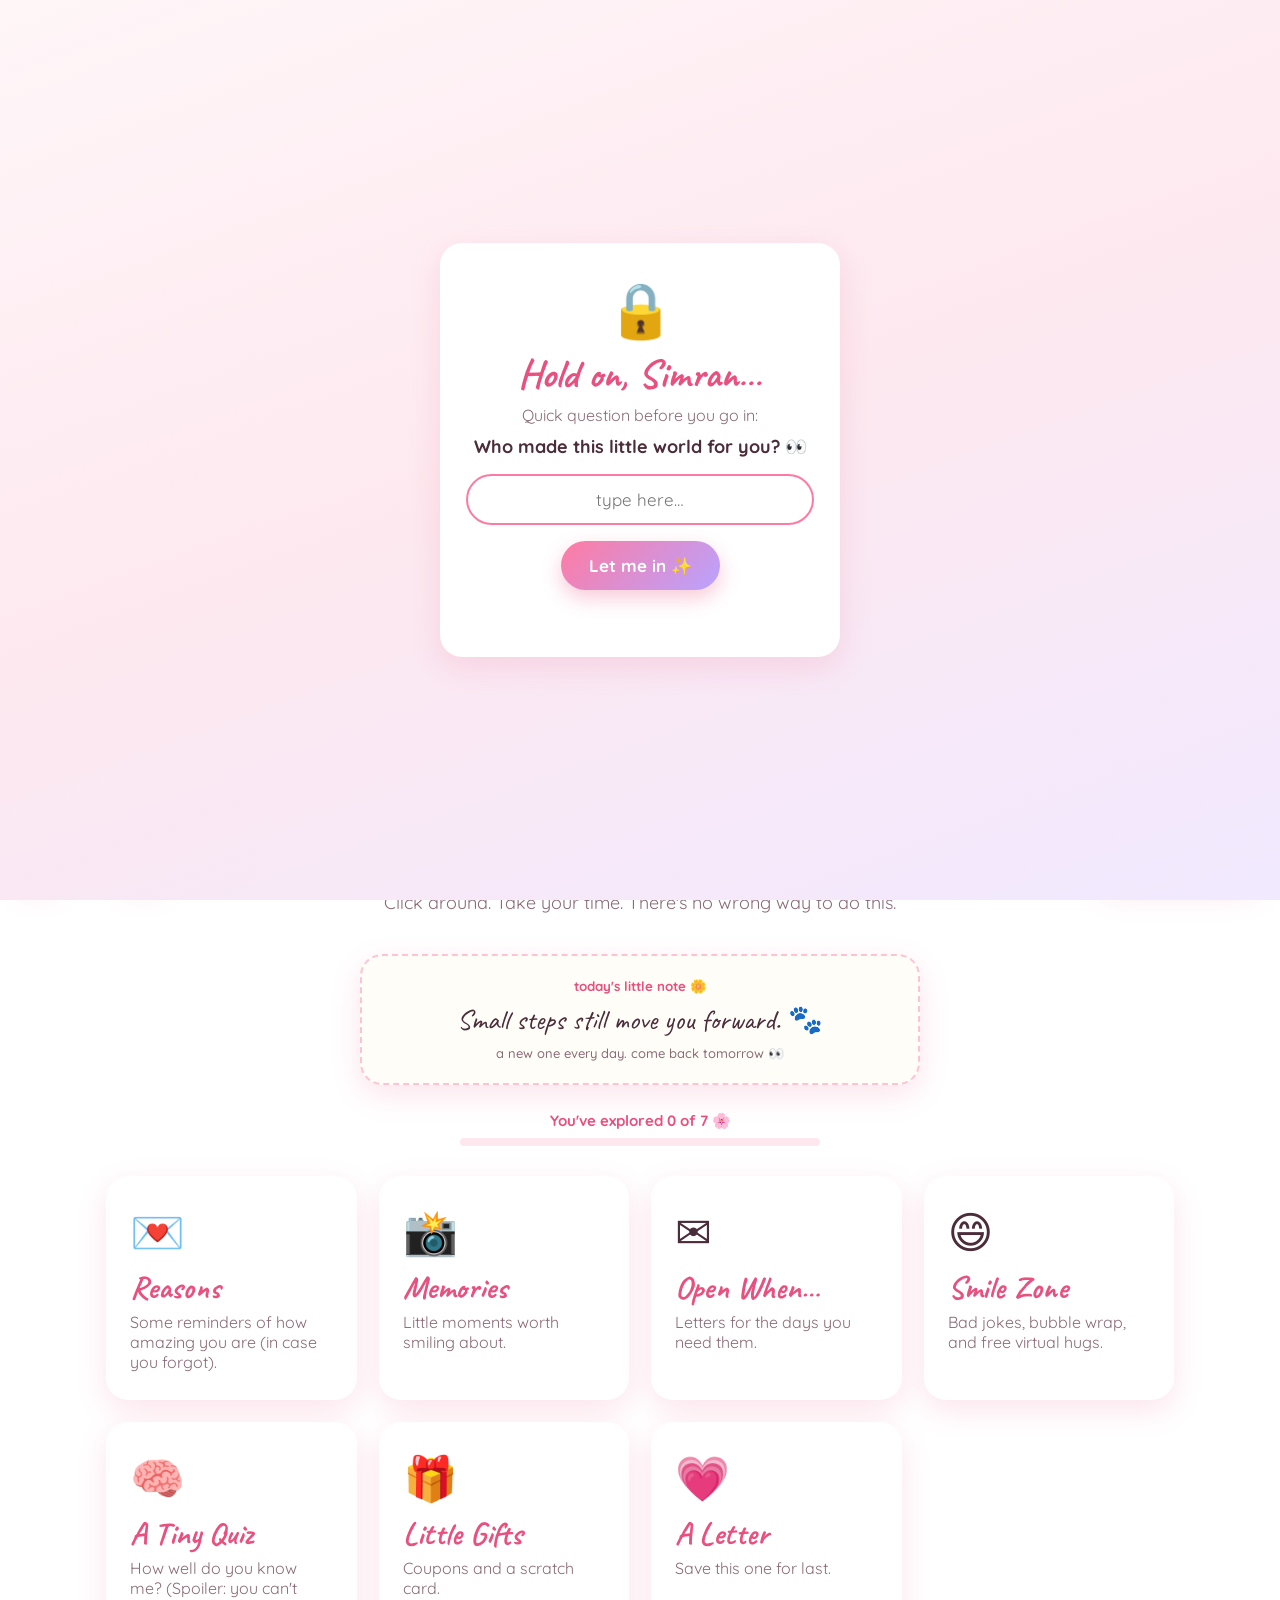
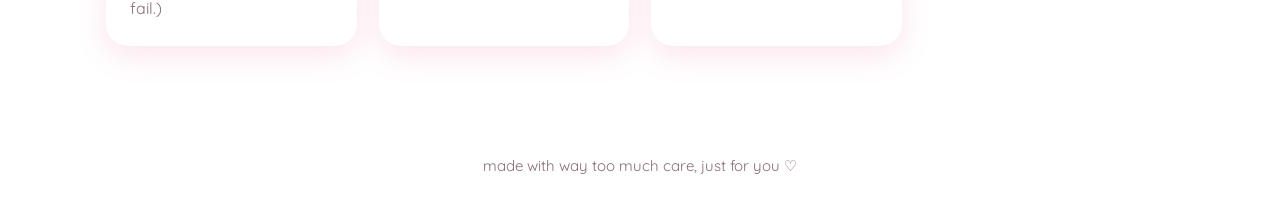
<file: index.html>
<!DOCTYPE html>
<html lang="en">
<head>
  <meta charset="UTF-8" />
  <meta name="viewport" content="width=device-width, initial-scale=1.0" />
  <link rel="icon" type="image/png" href="images/icon.png" />
  <link rel="apple-touch-icon" href="images/icon.png" />
  <title>Hey Simran 🌸</title>
  <!-- Link preview on WhatsApp / Instagram. Replace USERNAME with your GitHub username. -->
  <meta name="description" content="A tiny world, made just for you. Open it when you have a minute. 🌷" />
  <meta property="og:type" content="website" />
  <meta property="og:title" content="Hey Simran 🌸" />
  <meta property="og:description" content="A tiny world, made just for you. Open it when you have a minute. 🌷" />
  <meta property="og:url" content="https://USERNAME.github.io/for-simran/" />
  <meta property="og:image" content="https://USERNAME.github.io/for-simran/images/simran.jpg" />
  <meta property="og:image:width" content="500" />
  <meta property="og:image:height" content="500" />
  <meta name="twitter:card" content="summary" />
  <link rel="preconnect" href="https://fonts.googleapis.com" />
  <link href="https://fonts.googleapis.com/css2?family=Caveat:wght@500;700&family=Quicksand:wght@400;500;600;700&display=swap" rel="stylesheet" />
  <link rel="stylesheet" href="style.css" />
</head>
<body>
  <nav>
    <a href="index.html" class="logo">for Simran ♡</a>
    <button class="menu-btn" aria-label="Menu">☰</button>
    <ul class="nav-links">
      <li><a href="index.html">Home</a></li>
      <li><a href="reasons.html">Reasons</a></li>
      <li><a href="memories.html">Memories</a></li>
      <li><a href="openwhen.html">Open When</a></li>
      <li><a href="smile.html">Smile Zone</a></li>
      <li><a href="quiz.html">Quiz</a></li>
      <li><a href="gifts.html">Gifts</a></li>
      <li><a href="letter.html">A Letter</a></li>
    </ul>
  </nav>

  <main>
    <section class="hero">
      <!-- Put her photo at images/simran.jpg -->
      <img src="images/simran.jpg" alt="Simran" class="hero-photo"
           onerror="this.outerHTML='<div class=&quot;hero-photo fallback&quot;>🌸</div>'" />
      <h1>Hey Simran <span>👋</span></h1>
      <p class="typed" id="typed"></p>
      <a href="#explore" class="btn">Open your little surprise 🎁</a>
    </section>

    <section id="explore">
      <div class="page-title fade-in">
        <h1>A tiny world, just for you</h1>
        <p>Click around. Take your time. There's no wrong way to do this.</p>
      </div>
      <div class="daily-note fade-in">
        <small>today's little note 🌼</small>
        <p id="daily"></p>
        <small class="muted">a new one every day. come back tomorrow 👀</small>
      </div>
      <div class="cards">
        <a href="reasons.html" class="card fade-in">
          <div class="emoji">💌</div>
          <h3>Reasons</h3>
          <p>Some reminders of how amazing you are (in case you forgot).</p>
        </a>
        <a href="memories.html" class="card fade-in">
          <div class="emoji">📸</div>
          <h3>Memories</h3>
          <p>Little moments worth smiling about.</p>
        </a>
        <a href="openwhen.html" class="card fade-in">
          <div class="emoji">✉️</div>
          <h3>Open When…</h3>
          <p>Letters for the days you need them.</p>
        </a>
        <a href="smile.html" class="card fade-in">
          <div class="emoji">😄</div>
          <h3>Smile Zone</h3>
          <p>Bad jokes, bubble wrap, and free virtual hugs.</p>
        </a>
        <a href="quiz.html" class="card fade-in">
          <div class="emoji">🧠</div>
          <h3>A Tiny Quiz</h3>
          <p>How well do you know me? (Spoiler: you can't fail.)</p>
        </a>
        <a href="gifts.html" class="card fade-in">
          <div class="emoji">🎁</div>
          <h3>Little Gifts</h3>
          <p>Coupons and a scratch card.</p>
        </a>
        <a href="letter.html" class="card fade-in">
          <div class="emoji">💗</div>
          <h3>A Letter</h3>
          <p>Save this one for last.</p>
        </a>
      </div>
    </section>
  </main>

  <footer>made with way too much care, just for you ♡</footer>

  <script src="main.js"></script>
  <script>
    const bdayLines = [
      "Today isn't just any day…",
      "It's YOUR day. 🎂",
      "Happy birthday, Simran. 27 never looked this good. ✨",
      "Oh, and one more thing…\nI love you, Simran. 💗"
    ];
    const lines = (typeof isBirthday === "function" && isBirthday()) ? bdayLines : [
      "This little website exists for one reason…",
      "to remind you that you're seriously special. 🌷",
      "Bad days don't last. But you? You're staying awesome.",
      "Ready? Let's go. ✨",
      "Oh, and one more thing…\nI love you, Simran. 💗"
    ];
    const el = document.getElementById("typed");
    let li = 0, ci = 0, deleting = false;
    function tick() {
      const line = lines[li];
      if (!deleting) {
        el.textContent = line.slice(0, ++ci);
        if (ci === line.length) {
          if (li === lines.length - 1) { el.classList.add("typed-love"); heartRain(2500); return; } // last line stays
          deleting = true; setTimeout(tick, 1800); return;
        }
      } else {
        el.textContent = line.slice(0, --ci);
        if (ci === 0) { deleting = false; li++; }
      }
      setTimeout(tick, deleting ? 25 : 55);
    }
    tick();

    // ✏️ Today's note: one per day, it cycles through this list.
    const notes = [
      "Drink some water today. Yes, right now. I'll wait. 💧",
      "You don't have to be productive today. Just be kind to yourself.",
      "Somewhere, someone is smiling because of something you said once.",
      "Today's mission: one small thing that makes you happy. Anything counts.",
      "You're allowed to rest. Rest is not giving up. 🌙",
      "Reminder: you've survived 100% of your bad days so far.",
      "Go outside for five minutes. Look at the sky. It's free. ☁️",
      "Your feelings are valid. Even the confusing ones.",
      "Put on your favourite song and do nothing else for three minutes. 🎧",
      "You're doing better than you think you are.",
      "Text a friend something random. It'll make both your days. 📱",
      "You deserve the same kindness you give everyone else.",
      "Healing isn't a straight line. Today can be a wobbly day, and that's fine.",
      "Eat something nice today. Treat yourself like someone you love. 🍫",
      "You're not too much. You never were.",
      "Small steps still move you forward. 🐾",
      "Someone out there is really proud of you. (It's me. Hi.) 👋",
      "Wear something that makes you feel cute today. Just because. 💅",
      "The best chapters are still unwritten. ✍️",
      "Breathe in. Breathe out. You're okay right now, in this exact moment.",
      "Your smile is still one of my favourite things. Use it today. 😊",
      "Good morning, sunshine. Yes, even if it's 2pm and you just woke up. ☀️",
      "You don't need to have it all figured out. Nobody does. They're just better at pretending.",
      "Unclench your jaw. Drop your shoulders. There. Better. 🫶",
      "If today feels heavy, just do the next small thing. That's enough.",
      "You're someone's favourite person to talk to. Mine, for example. 👀",
      "Be a little proud of yourself today. You've come a long way. 🌱",
      "Saw something cute today and thought of you. Happens a lot, honestly. 🐣",
      "Go look in the mirror and say 'I'm doing great.' Cringe? Yes. True? Also yes. 🪞",
      "Some days are for growing. Some days are just for getting through. Both count.",
      "Chai, a blanket, and your favourite show. Doctor's orders. ☕",
      "The people who matter will never make you feel like too much.",
      "You're allowed to outgrow things. Places, people, versions of yourself. 🦋",
      "Your kindness is not a weakness. It's the best thing about you.",
      "Stop scrolling for a sec. Take one deep breath. Okay, carry on. 🌬️",
      "Hot take: you look cute when you're annoyed. Don't hit me. 😅",
      "Whatever you're worrying about right now, future you is going to be okay.",
      "Dance like nobody's watching. Ideally in your room. With the door locked. 💃",
      "Say no to something today without explaining why. It's a skill. 🙅‍♀️",
      "You make hard things look easy. That's not luck, that's you. 💪",
      "Sending you a virtual forehead kiss. Don't overthink it. 💋",
      "Tiny reminder: you don't owe anyone a version of you that's always fine.",
      "The moon's out tonight. Go say hi. 🌙",
      "Your laugh is my favourite sound. No competition.",
      "Treat yourself to something small today. You've earned it. 🎀",
      "It's okay to miss things. It's also okay to let them go.",
      "You're the kind of person people feel lucky to know. Remember that.",
      "Plan for today: be soft with yourself. That's the whole plan. 🧸",
      "Rainy day energy: stay in, stay cozy, stay you. 🌧️",
      "I hope something makes you laugh out loud today. Like, ugly laugh. 😂",
      "Your heart is a good one. Look after it. 💗",
      "No one does 'you' better than you. Not even close.",
      "Drink water, eat something, and text me. In that order. 📲",
      "One day you'll look back at this phase and realise how strong you were.",
      "If nobody told you today: you matter. A lot. More than you know. ✨",
      "Go to sleep on time tonight. Yes, I know you won't. But try. 😴"
    ];
    const day = Math.floor((Date.now() - new Date().getTimezoneOffset() * 60000) / 86400000);
    document.getElementById("daily").textContent = notes[day % notes.length];
  </script>
</body>
</html>
</file>
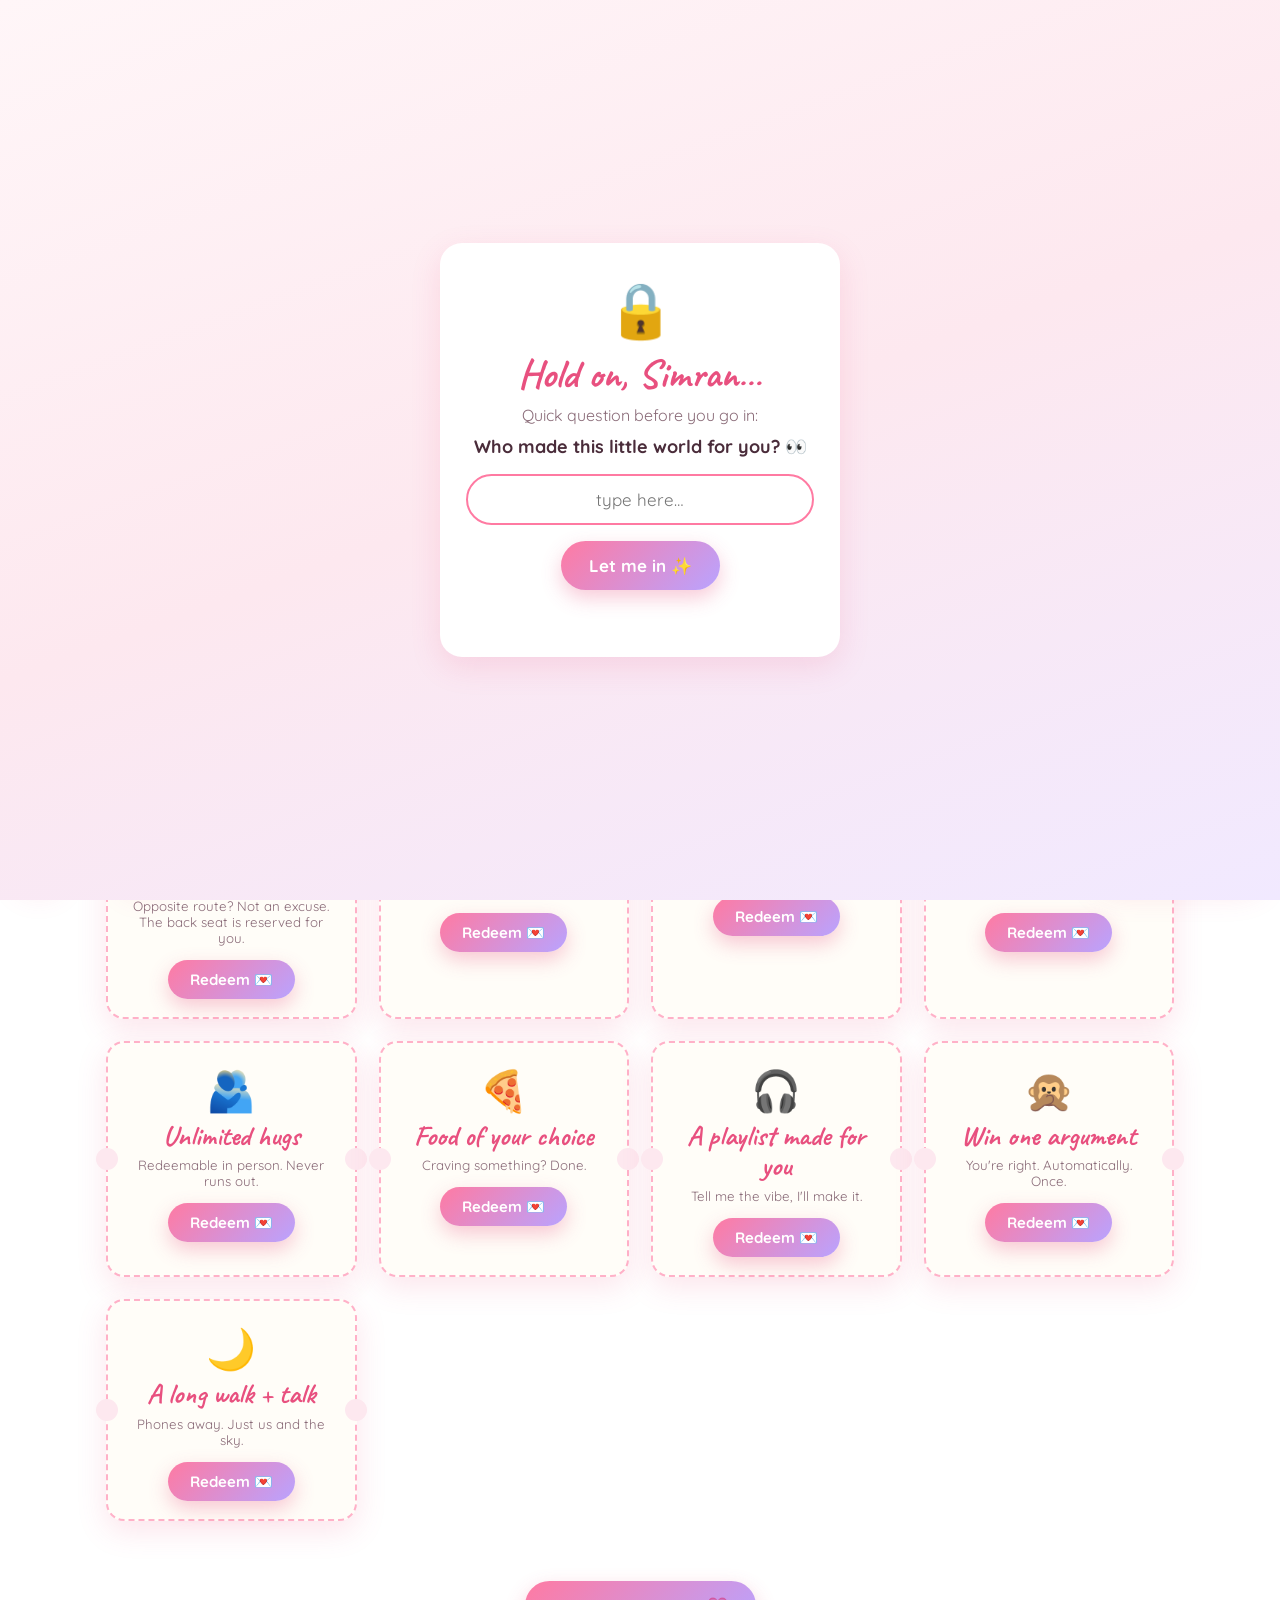
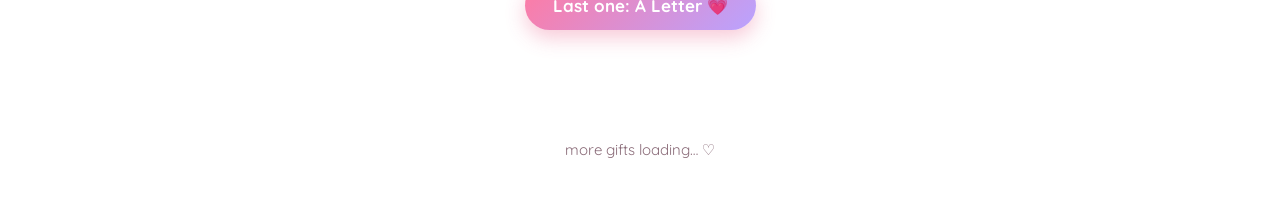
<file: gifts.html>
<!DOCTYPE html>
<html lang="en">
<head>
  <meta charset="UTF-8" />
  <meta name="viewport" content="width=device-width, initial-scale=1.0" />
  <link rel="icon" type="image/png" href="images/icon.png" />
  <link rel="apple-touch-icon" href="images/icon.png" />
  <title>Little Gifts</title>
  <link rel="preconnect" href="https://fonts.googleapis.com" />
  <link href="https://fonts.googleapis.com/css2?family=Caveat:wght@500;700&family=Quicksand:wght@400;500;600;700&display=swap" rel="stylesheet" />
  <link rel="stylesheet" href="style.css" />
</head>
<body>
  <nav>
    <a href="index.html" class="logo">for Simran ♡</a>
    <button class="menu-btn" aria-label="Menu">☰</button>
    <ul class="nav-links">
      <li><a href="index.html">Home</a></li>
      <li><a href="reasons.html">Reasons</a></li>
      <li><a href="memories.html">Memories</a></li>
      <li><a href="openwhen.html">Open When</a></li>
      <li><a href="smile.html">Smile Zone</a></li>
      <li><a href="quiz.html">Quiz</a></li>
      <li><a href="gifts.html">Gifts</a></li>
      <li><a href="letter.html">A Letter</a></li>
    </ul>
  </nav>

  <main>
    <div class="page-title">
      <h1>Little gifts 🎁</h1>
      <p>Some things you can unwrap, scratch, and cash in. Real ones.</p>
    </div>

    <section class="gift-section">
      <h2>Scratch me ✨</h2>
      <p>Use your finger (or mouse). Something's hiding under there.</p>
      <div class="scratch-wrap">
        <div class="scratch-msg" id="scratchMsg"></div>
        <canvas id="scratch"></canvas>
      </div>
      <div class="wa-wrap" style="margin-top:18px"><button class="btn ghost" id="another" style="display:none">Another one 🔁</button></div>
    </section>

    <section class="gift-section">
      <h2>Coupon book 🎟️</h2>
      <p>Valid forever. No expiry date. Tap “Redeem” and I'll get a message.</p>
      <div class="coupons" id="coupons"></div>
    </section>

    <div class="next-link"><a href="letter.html" class="btn">Last one: A Letter 💗</a></div>
  </main>

  <footer>more gifts loading… ♡</footer>

  <script src="main.js"></script>
  <script>
    // ✏️ Scratch card messages (a random one each time).
    const scratchMsgs = [
      "You owe me one smile. Pay up. 😊",
      "Fun fact: you're my favourite notification. 📱",
      "This card is worth one (1) giant hug 🫂",
      "Whatever happens, you've got me. 🤍",
      "You + ice cream + me = plan? 🍦",
      "Psst… you look cute right now. Don't argue. 🌸"
    ];

    // ✏️ Coupons: emoji, title, small print, and true at the end if it never gets used up.
    const coupons = [
      ["🏍️", "Unlimited pick-ups & drops", "Opposite route? Not an excuse. The back seat is reserved for you.", true],
      ["🍦", "One ice cream date", "Your choice of flavour. Mine is paying."],
      ["📞", "One 3am call", "No questions asked. I'll pick up."],
      ["🎬", "Movie night", "You pick the movie. I won't complain. (Much.)"],
      ["🫂", "Unlimited hugs", "Redeemable in person. Never runs out.", true],
      ["🍕", "Food of your choice", "Craving something? Done."],
      ["🎧", "A playlist made for you", "Tell me the vibe, I'll make it."],
      ["🙊", "Win one argument", "You're right. Automatically. Once."],
      ["🌙", "A long walk + talk", "Phones away. Just us and the sky."]
    ];

    const $ = (id) => document.getElementById(id);
    const store = {
      get(k) { try { return JSON.parse(localStorage.getItem(k)); } catch (e) { return null; } },
      set(k, v) { try { localStorage.setItem(k, JSON.stringify(v)); } catch (e) {} }
    };

    // ---------- Scratch card ----------
    const canvas = $("scratch");
    const ctx = canvas.getContext("2d");
    let lastMsg, scratching = false, revealed = false;

    function newCard() {
      let m;
      do { m = scratchMsgs[Math.floor(Math.random() * scratchMsgs.length)]; } while (scratchMsgs.length > 1 && m === lastMsg);
      lastMsg = m;
      $("scratchMsg").textContent = m;
      revealed = false;
      canvas.classList.remove("done");
      $("another").style.display = "none";
      const r = canvas.getBoundingClientRect();
      const dpr = window.devicePixelRatio || 1;
      canvas.width = r.width * dpr;
      canvas.height = r.height * dpr;
      ctx.setTransform(dpr, 0, 0, dpr, 0, 0);
      ctx.globalCompositeOperation = "source-over";
      const g = ctx.createLinearGradient(0, 0, r.width, r.height);
      g.addColorStop(0, "#ff9cb9");
      g.addColorStop(1, "#b9a3ff");
      ctx.fillStyle = g;
      ctx.fillRect(0, 0, r.width, r.height);
      ctx.fillStyle = "rgba(255,255,255,0.9)";
      ctx.textAlign = "center";
      ctx.font = "700 34px Caveat, cursive";
      ctx.fillText("scratch here ✨", r.width / 2, r.height / 2 + 10);
    }

    function scratchAt(e) {
      const r = canvas.getBoundingClientRect();
      ctx.globalCompositeOperation = "destination-out";
      ctx.beginPath();
      ctx.arc(e.clientX - r.left, e.clientY - r.top, 22, 0, Math.PI * 2);
      ctx.fill();
    }

    function checkDone() {
      if (revealed) return;
      const data = ctx.getImageData(0, 0, canvas.width, canvas.height).data;
      let clear = 0;
      for (let k = 3; k < data.length; k += 4 * 16) if (data[k] === 0) clear++;
      if (clear / (data.length / (4 * 16)) > 0.5) {
        revealed = true;
        canvas.classList.add("done");
        $("another").style.display = "inline-block";
      }
    }

    canvas.addEventListener("pointerdown", (e) => { scratching = true; canvas.setPointerCapture(e.pointerId); scratchAt(e); });
    canvas.addEventListener("pointermove", (e) => { if (scratching) scratchAt(e); });
    canvas.addEventListener("pointerup", () => { scratching = false; checkDone(); });
    canvas.addEventListener("pointercancel", () => { scratching = false; });
    $("another").addEventListener("click", newCard);
    // Wait for the handwriting font so the "scratch here" text looks right.
    (document.fonts ? document.fonts.ready : Promise.resolve()).then(newCard);

    // ---------- Coupons ----------
    const used = store.get("usedCoupons") || [];
    function renderCoupons() {
      $("coupons").innerHTML = "";
      coupons.forEach(([emoji, title, small, forever], k) => {
        const isUsed = used.includes(k);
        const c = document.createElement("div");
        c.className = "coupon" + (isUsed ? " used" : "");
        c.innerHTML = `<div class="emoji"></div><h3></h3><small></small>`;
        c.querySelector(".emoji").textContent = emoji;
        c.querySelector("h3").textContent = title;
        c.querySelector("small").textContent = small;
        if (isUsed) {
          c.insertAdjacentHTML("beforeend", `<span class="stamp">REDEEMED</span>`);
        } else {
          const url = waLink(`Hey Dhruv! I'm redeeming my coupon: ${emoji} ${title} 🎟️`);
          if (url) {
            const a = document.createElement("a");
            a.className = "btn";
            a.textContent = "Redeem 💌";
            a.href = url; a.target = "_blank"; a.rel = "noopener";
            a.addEventListener("click", () => { if (forever) return; used.push(k); store.set("usedCoupons", used); setTimeout(renderCoupons, 300); });
            c.appendChild(a);
          }
        }
        $("coupons").appendChild(c);
      });
    }
    renderCoupons();
  </script>
</body>
</html>
</file>
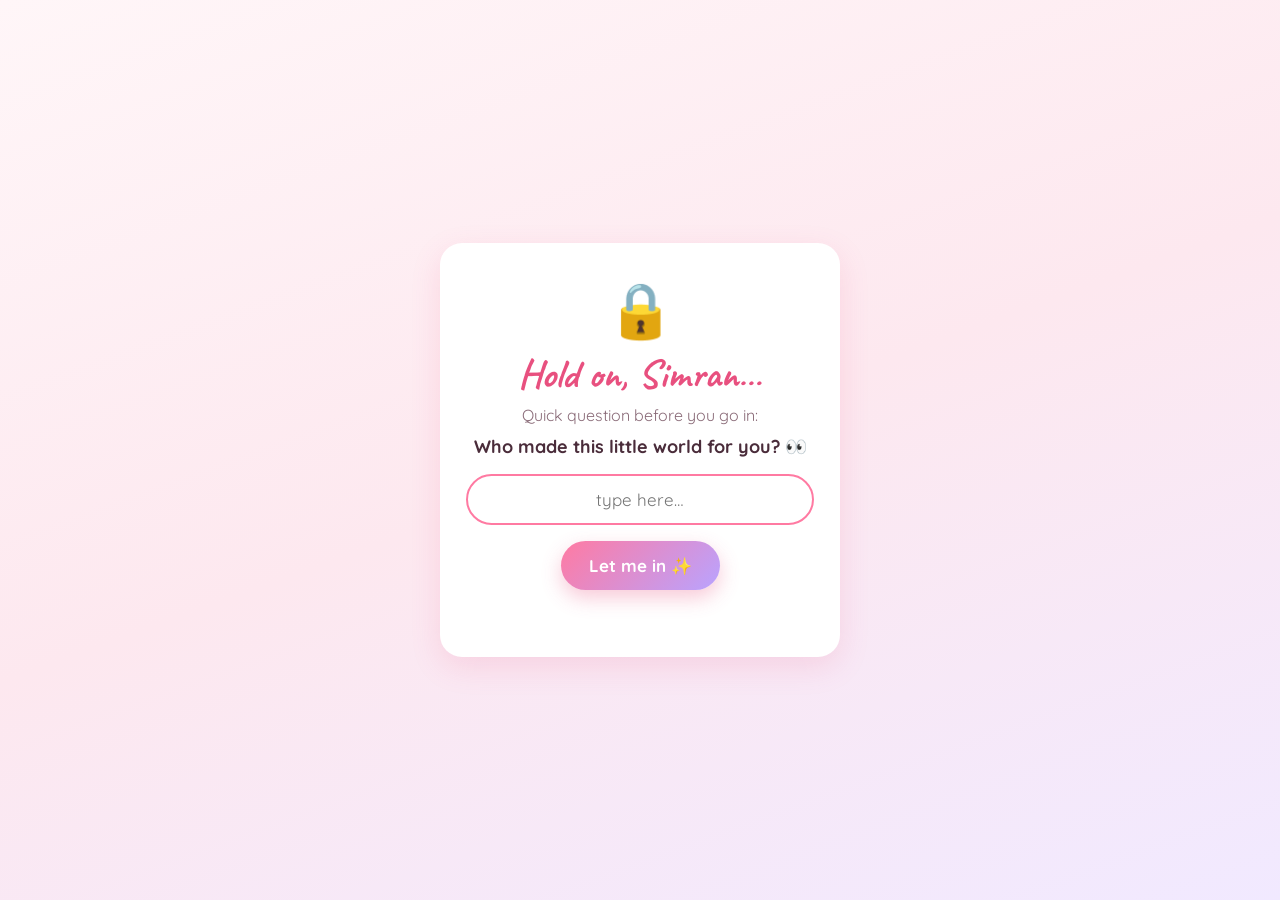
<file: letter.html>
<!DOCTYPE html>
<html lang="en">
<head>
  <meta charset="UTF-8" />
  <meta name="viewport" content="width=device-width, initial-scale=1.0" />
  <link rel="icon" type="image/png" href="images/icon.png" />
  <link rel="apple-touch-icon" href="images/icon.png" />
  <title>A Letter For You</title>
  <link rel="preconnect" href="https://fonts.googleapis.com" />
  <link href="https://fonts.googleapis.com/css2?family=Caveat:wght@500;700&family=Quicksand:wght@400;500;600;700&display=swap" rel="stylesheet" />
  <link rel="stylesheet" href="style.css" />
</head>
<body>
  <nav>
    <a href="index.html" class="logo">for Simran ♡</a>
    <button class="menu-btn" aria-label="Menu">☰</button>
    <ul class="nav-links">
      <li><a href="index.html">Home</a></li>
      <li><a href="reasons.html">Reasons</a></li>
      <li><a href="memories.html">Memories</a></li>
      <li><a href="openwhen.html">Open When</a></li>
      <li><a href="smile.html">Smile Zone</a></li>
      <li><a href="quiz.html">Quiz</a></li>
      <li><a href="gifts.html">Gifts</a></li>
      <li><a href="letter.html">A Letter</a></li>
    </ul>
  </nav>

  <main>
    <div class="page-title">
      <h1>One last thing…</h1>
      <p id="hint">Tap the envelope 💌</p>
    </div>

    <div class="big-env-wrap">
      <div class="big-env" id="env"><div class="heart-seal">💗</div></div>

      <!-- ✏️ Write this one yourself. It's the most important page. -->
      <div class="final-letter" id="letter">
        <div class="letter-paper">
          <h2>Dear Simran,</h2>
          <p>I know things have been really hard lately. And I just wanted you to know that it's okay to not be okay for a while.</p>
          <p>I made this little website because I couldn't stand the thought of you feeling sad and thinking nobody notices. I notice. And I care — a lot.</p>
          <p>You're kind, you're funny, you're beautiful (inside and out), and you deserve someone who never makes you doubt any of that. Please don't let one chapter make you forget how amazing the whole book is.</p>
          <p>No pressure, no expectations. I just want you to smile again. Whenever you want to talk, rant, cry, or just send memes at 3am — I'm here. Always.</p>
          <p>Take your time healing. The world's waiting for that smile to come back. 🌷</p>
          <p class="sign">— always in your corner,<br />Dhruv ♡</p>
        </div>
      </div>
    </div>

    <div class="next-link fade-in" id="back" style="display:none">
      <a href="question.html" class="btn">One more thing… 🌷</a>
      <a class="btn ghost" data-wa="Hey Dhruv, I read your letter 💗">Text me 💬</a>
    </div>
  </main>

  <footer>♡</footer>

  <script src="main.js"></script>
  <script>
    const env = document.getElementById("env");
    env.addEventListener("click", () => {
      if (env.classList.contains("open")) return;
      env.classList.add("open");
      document.getElementById("hint").textContent = "Read slowly 🌷";
      // heart burst
      for (let i = 0; i < 30; i++) {
        const h = document.createElement("span");
        h.className = "spark";
        h.textContent = ["💗", "💕", "🌸", "✨"][i % 4];
        h.style.fontSize = 18 + Math.random() * 16 + "px";
        const r = env.getBoundingClientRect();
        h.style.left = r.left + r.width / 2 + "px";
        h.style.top = r.top + r.height / 3 + "px";
        const a = Math.random() * Math.PI * 2, d = 80 + Math.random() * 180;
        h.style.setProperty("--dx", Math.cos(a) * d + "px");
        h.style.setProperty("--dy", Math.sin(a) * d + "px");
        h.style.animationDuration = "1.4s";
        document.body.appendChild(h);
        setTimeout(() => h.remove(), 1400);
      }
      setTimeout(() => {
        env.style.display = "none";
        const letter = document.getElementById("letter");
        const lines = letter.querySelectorAll(".letter-paper > *");
        lines.forEach((el, k) => (el.style.animationDelay = k * 1.1 + "s"));
        letter.classList.add("show");
        heartRain(6000, ["🌸", "🌹", "🌷", "💮"]);
        // Show the buttons once the last line is in.
        const back = document.getElementById("back");
        setTimeout(() => { back.style.display = "flex"; back.classList.add("show"); }, lines.length * 1100 + 600);
      }, 900);
    });
  </script>
</body>
</html>
</file>
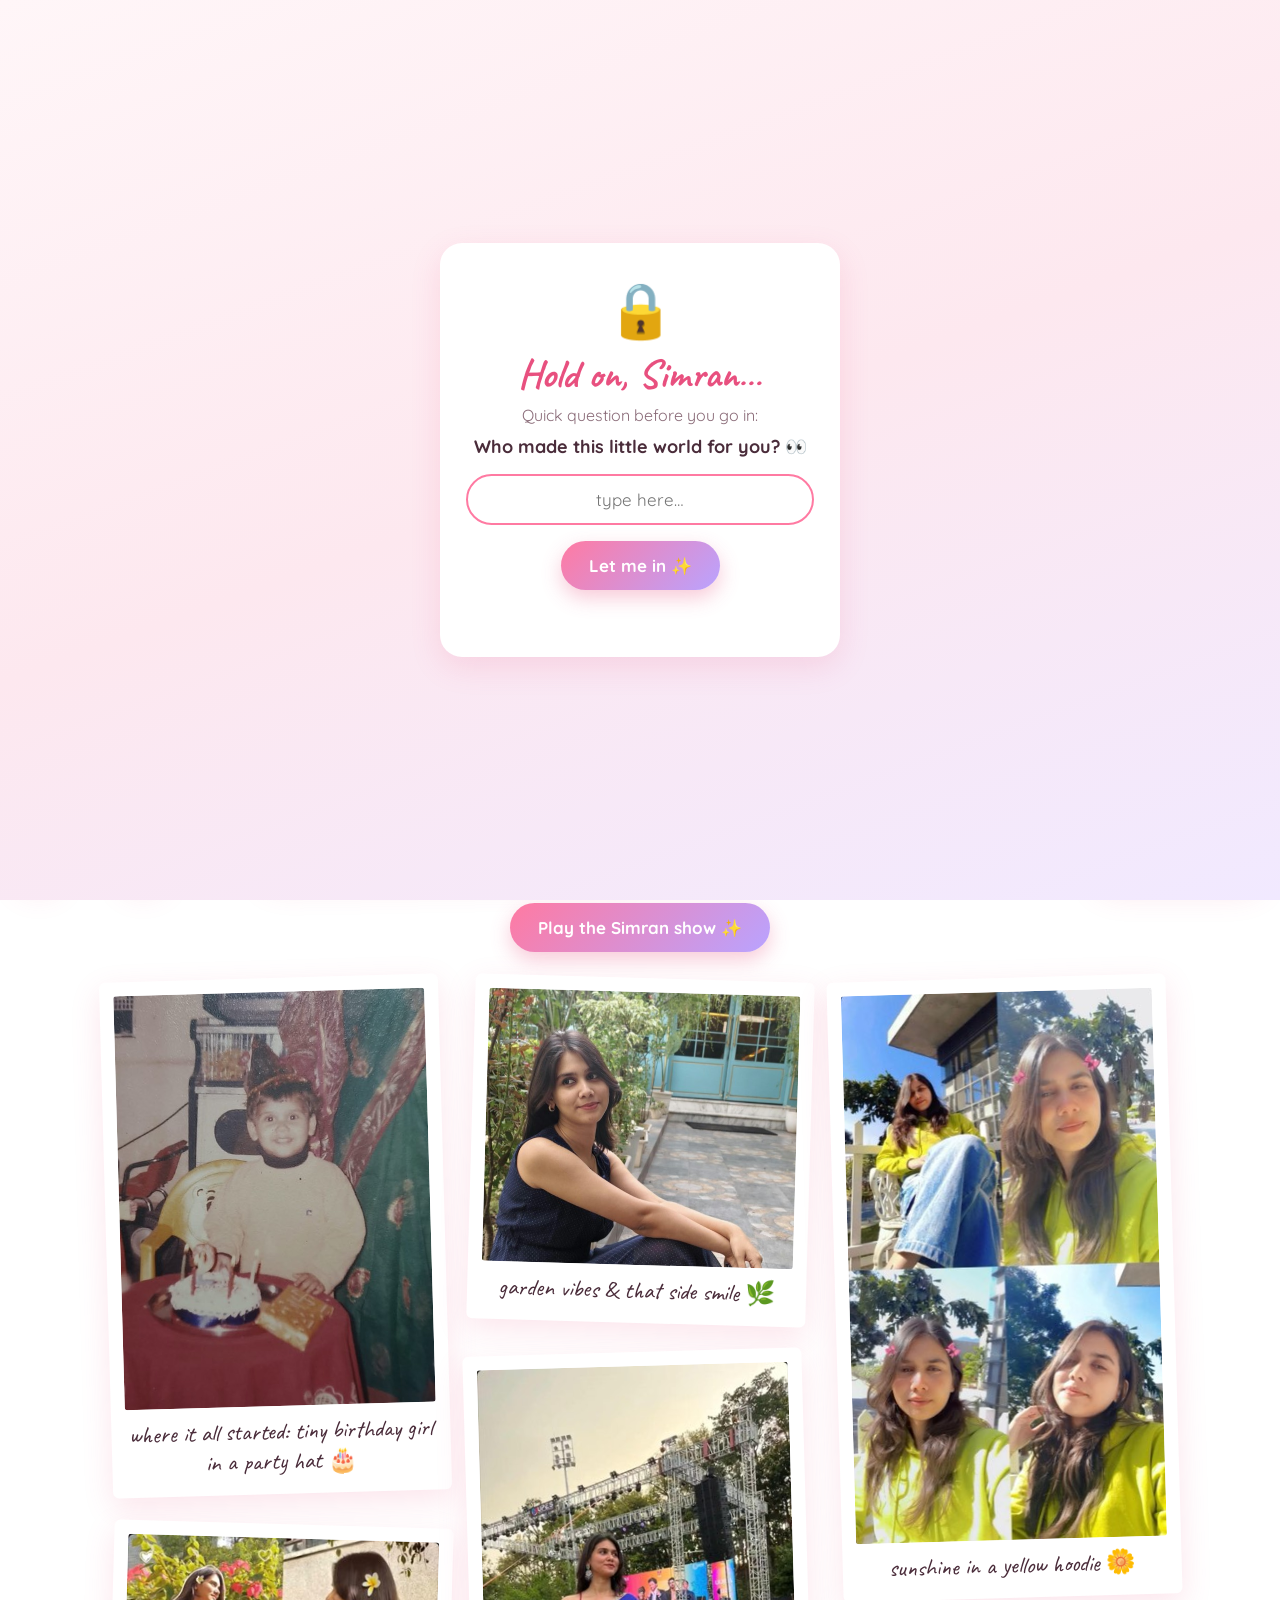
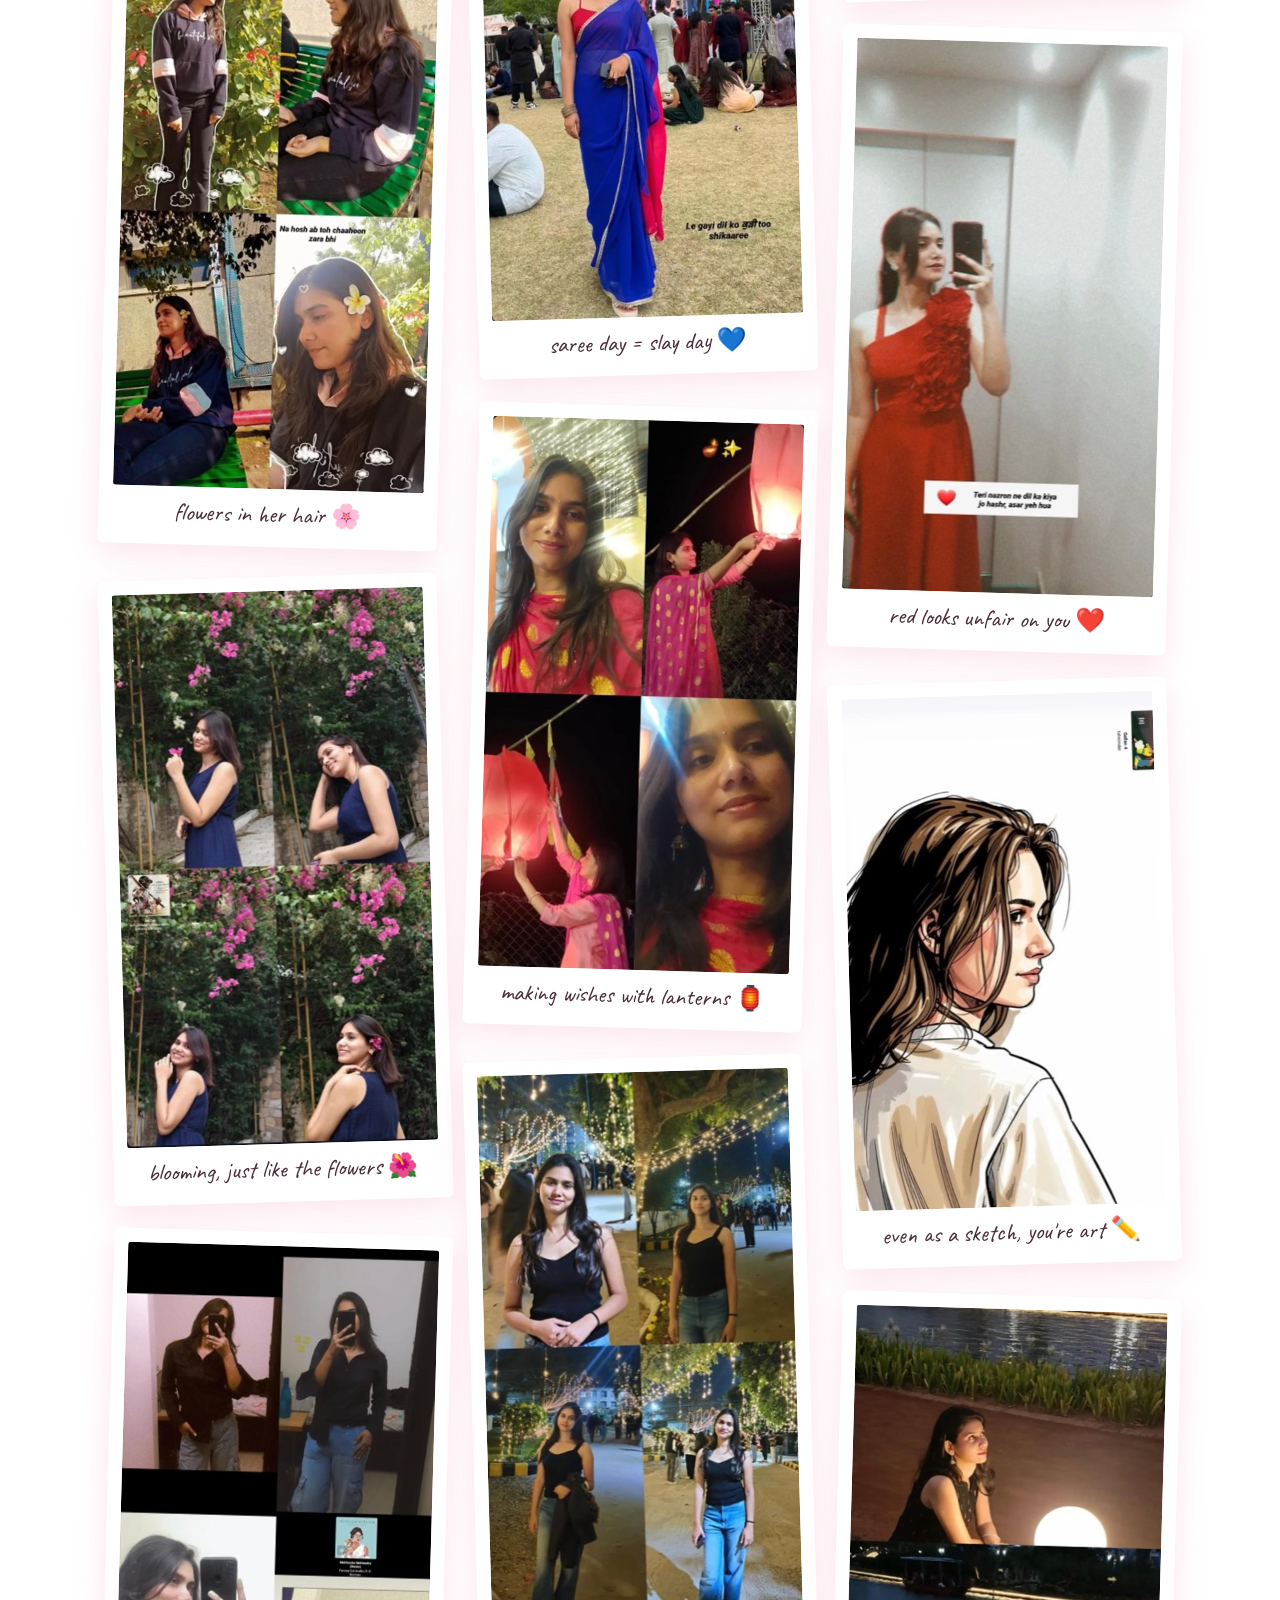
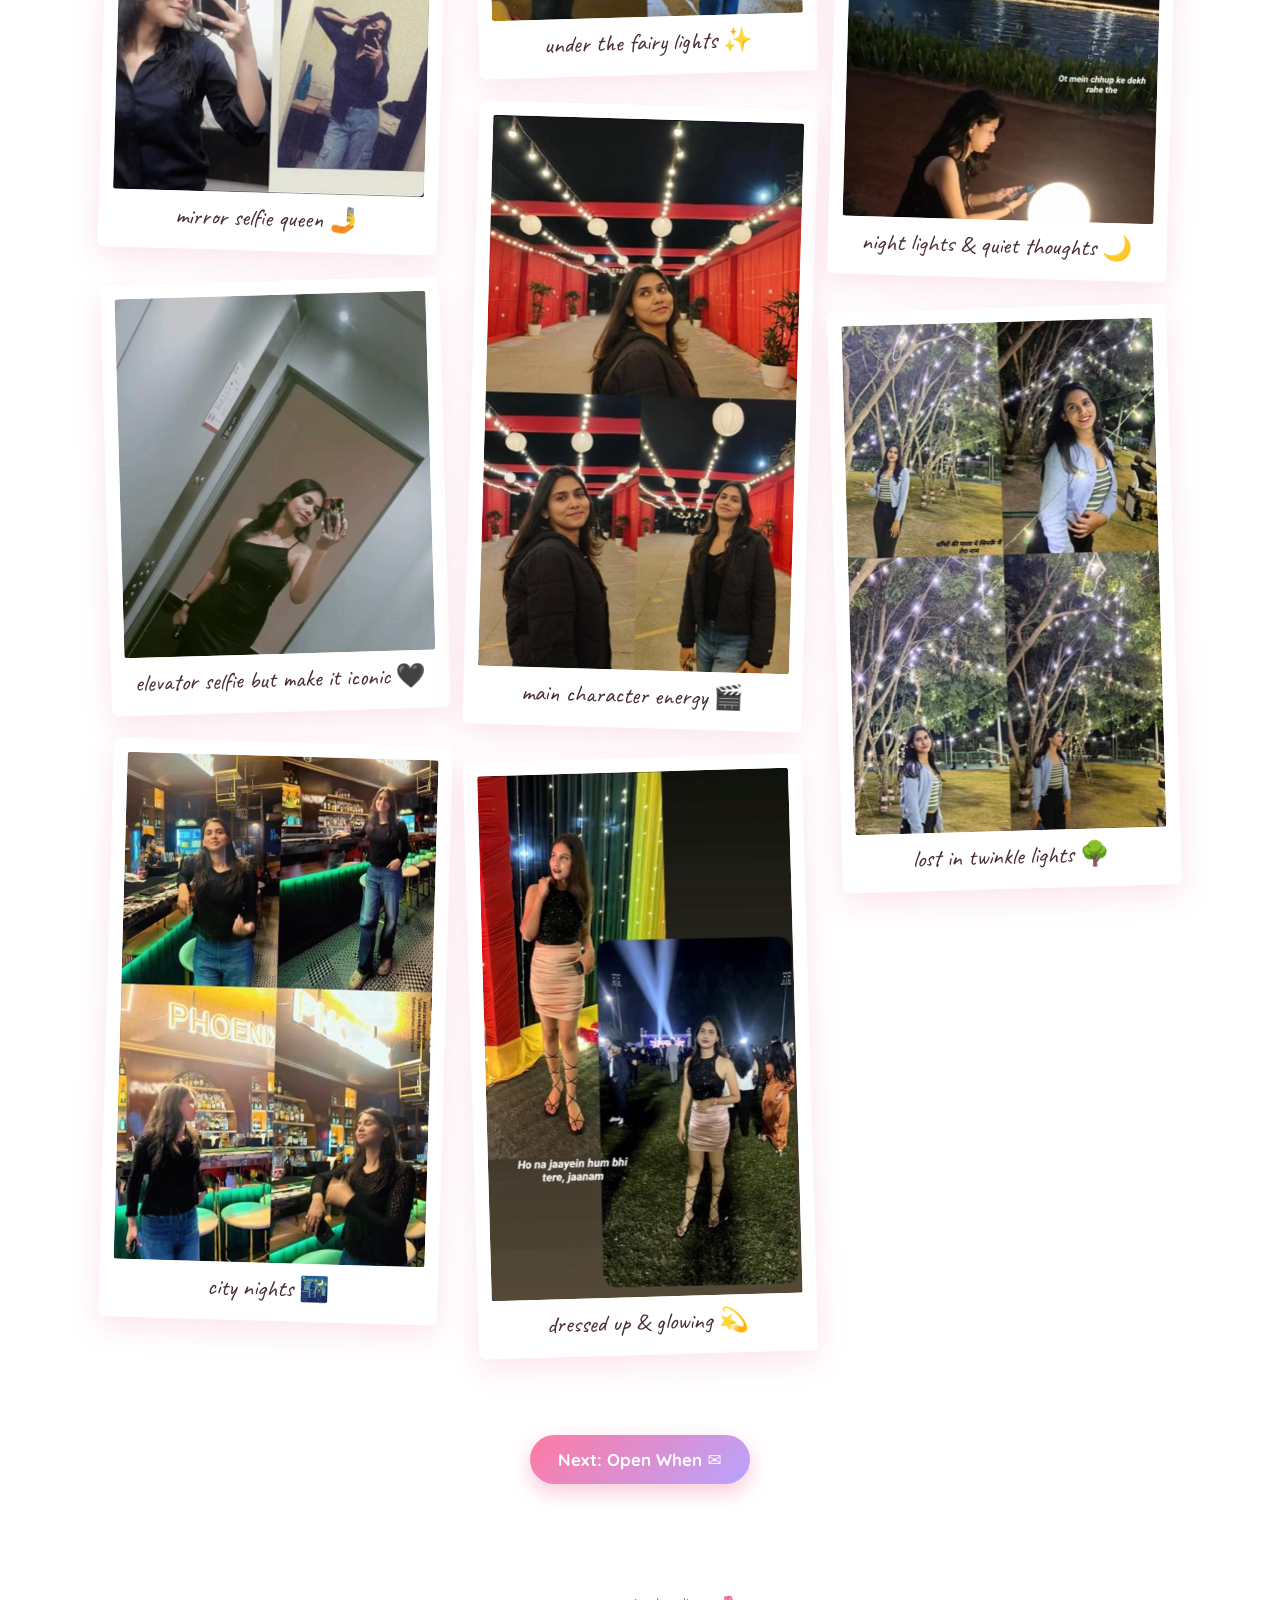
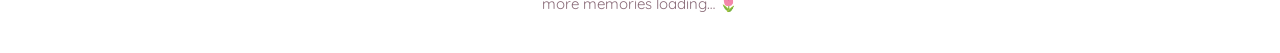
<file: memories.html>
<!DOCTYPE html>
<html lang="en">
<head>
  <meta charset="UTF-8" />
  <meta name="viewport" content="width=device-width, initial-scale=1.0" />
  <link rel="icon" type="image/png" href="images/icon.png" />
  <link rel="apple-touch-icon" href="images/icon.png" />
  <title>Little Memories</title>
  <link rel="preconnect" href="https://fonts.googleapis.com" />
  <link href="https://fonts.googleapis.com/css2?family=Caveat:wght@500;700&family=Quicksand:wght@400;500;600;700&display=swap" rel="stylesheet" />
  <link rel="stylesheet" href="style.css" />
</head>
<body>
  <nav>
    <a href="index.html" class="logo">for Simran ♡</a>
    <button class="menu-btn" aria-label="Menu">☰</button>
    <ul class="nav-links">
      <li><a href="index.html">Home</a></li>
      <li><a href="reasons.html">Reasons</a></li>
      <li><a href="memories.html">Memories</a></li>
      <li><a href="openwhen.html">Open When</a></li>
      <li><a href="smile.html">Smile Zone</a></li>
      <li><a href="quiz.html">Quiz</a></li>
      <li><a href="gifts.html">Gifts</a></li>
      <li><a href="letter.html">A Letter</a></li>
    </ul>
  </nav>

  <main>
    <div class="page-title">
      <h1>Little memories</h1>
      <p>Words, photos, and plans. Tap anything to open it.</p>
    </div>
    <!-- ✏️ Our moments: each <article> becomes a card that opens the full letter. Copy one block to add a new day (newest on top). -->
    <section class="moments">
      <!-- 🎂 Birthday card: shows up by itself from 30 Nov. The letter is in main.js (BDAY_LETTER). -->
      <article class="moment fade-in" hidden>
        <button class="moment-card bday-card" id="bdayCard">
          <span class="moment-date">30 November 2026 · your birthday 🎂</span>
          <h3>Happy 27th, Simran</h3>
          <p>A letter for the birthday girl.</p>
          <span class="moment-open">Open 💌</span>
        </button>
      </article>
      <article class="moment fade-in">
        <div class="letter-paper">
          <span class="moment-date">19 November 2026 · the hug 🤍</span>
          <h2>The hug I didn't want to end</h2>
          <p>First, on the bike, you held on to me tight. Tighter than usual.</p>
          <p>And somewhere between the traffic and the wind, I felt it. Your heartbeat. Right there against my back.</p>
          <p>I've tried to explain that feeling to myself ever since. I can't. It was like the whole road went quiet, and all I could hear was you.</p>
          <p>Then we got off the bike, and we hugged. Our first real hug.</p>
          <p>It was a small one. Just a few seconds, honestly.</p>
          <p>But in those few seconds, I didn't want to let go. Not even a little. I kept wishing for just one more second.</p>
          <p>Funny, right? Probably the shortest hug ever, and it's the one I can't stop thinking about.</p>
          <p>I don't know what I did to deserve that moment. But I know I'll remember it for the rest of my life.</p>
          <p>Some feelings just don't have words. This is one of them. So I'll keep it simple: thank you for holding on. 🤍</p>
          <p class="sign">— Dhruv</p>
        </div>
      </article>
      <article class="moment fade-in">
        <div class="letter-paper">
          <span class="moment-date">12 November 2026 · the ride 🏍️</span>
          <h2>The ride I'll never forget</h2>
          <p>Yesterday I dropped you home. Normal day, normal road. Or so I thought.</p>
          <p>Then you hugged me from behind. And something strange happened.</p>
          <p>Everything I'd been carrying went quiet. The stress, the overthinking, the past, whatever the future is planning. All of it, just… gone.</p>
          <p>No yesterday. No tomorrow. Just the road, the wind, and your arms around me.</p>
          <p>For those few minutes the whole world was two people on one bike. Just you and me. Nothing else existed.</p>
          <p>I've ridden that road so many times. Yesterday was the first time I didn't want it to end.</p>
          <p>So if you ever wonder what you mean to me, it's that. You make everything else disappear. 💗</p>
          <p class="sign">— Dhruv</p>
        </div>
      </article>
      <!-- ✏️ Bucket list card: edit the BUCKET list in the script below. -->
      <article class="moment fade-in">
        <button class="moment-card bucket-card" id="bucketCard">
          <span class="moment-date">next up 🏍️</span>
          <h3>Memories we haven't made yet</h3>
          <p id="bucketCardCount"></p>
          <span class="moment-open">Open the list 📝</span>
        </button>
      </article>
      <!-- ✨ Constellation card: edit the star lines in sky.js -->
      <article class="moment fade-in">
        <button class="moment-card sky-card" id="skyCard">
          <span class="moment-date">our sky ✨</span>
          <h3>Our constellation</h3>
          <p>Tap the stars. Every one of them is a little something.</p>
          <span class="moment-open">Open the sky 🌌</span>
        </button>
      </article>
    </section>

    <div class="story-btn"><button class="btn" id="playStory">Play the Simran show ✨</button></div>
    <div class="gallery" id="gallery"></div>

    <div class="next-link"><a href="openwhen.html" class="btn">Next: Open When ✉️</a></div>
  </main>

  <footer>more memories loading… 🌷</footer>

  <div class="modal" id="bucketModal">
    <div class="letter-paper bucket">
      <button class="close-x" id="bkClose" aria-label="Close">×</button>
      <span class="moment-date">next up 🏍️</span>
      <h2>Memories we haven't made yet</h2>
      <p class="bucket-sub">Tick one off when we do it. Or tap “let's do this” and I'll plan it.</p>
      <div class="bucket-count" id="bucketCount"></div>
      <ul class="bucket-list" id="bucketList"></ul>
    </div>
  </div>

  <div class="modal" id="momentModal">
    <div class="letter-paper">
      <button class="close-x" id="mmClose" aria-label="Close">×</button>
      <div id="mmBody"></div>
    </div>
  </div>

  <div class="lightbox" id="lightbox">
    <button class="close-x lb-close" aria-label="Close">✕</button>
    <button class="lb-nav lb-prev" aria-label="Previous">‹</button>
    <img id="lb-img" alt="" />
    <p id="lb-cap"></p>
    <p class="lb-count" id="lb-count"></p>
    <button class="lb-nav lb-next" aria-label="Next">›</button>
  </div>

  <script src="main.js"></script>
  <script src="sky.js"></script>
  <script>
    // Written moments: each <article> shows as a small card; tap it to open the full letter.
    (function moments() {
      const modal = document.getElementById("momentModal");
      const body = document.getElementById("mmBody");
      document.querySelectorAll(".moment").forEach((m) => {
        const paper = m.querySelector(".letter-paper");
        if (!paper) return;
        const date = paper.querySelector(".moment-date");
        const title = paper.querySelector("h2");
        const first = paper.querySelector("p:not(.sign)");
        const card = document.createElement("button");
        card.className = "moment-card";
        card.innerHTML = `<span class="moment-date"></span><h3></h3><p></p><span class="moment-open">Open 💌</span>`;
        card.querySelector(".moment-date").textContent = date ? date.textContent : "";
        card.querySelector("h3").textContent = title ? title.textContent : "";
        card.querySelector("p").textContent = first ? first.textContent : "";
        card.addEventListener("click", () => {
          body.innerHTML = paper.innerHTML;
          modal.classList.add("open");
          modal.querySelector(".letter-paper").scrollTop = 0;
          m.classList.add("read");
        });
        m.prepend(card);
      });
      const close = () => modal.classList.remove("open");
      document.getElementById("mmClose").addEventListener("click", close);
      modal.addEventListener("click", (e) => { if (e.target === modal) close(); });
      document.addEventListener("keydown", (e) => { if (e.key === "Escape") close(); });
    })();

    // ✏️ Bucket list: emoji + the plan. Add, remove, change anything.
    const BUCKET = [
      ["🌅", "A long ride with no destination. Just us and the road."],
      ["☕", "Chai at some random tapri at 11pm"],
      ["🌧️", "Get caught in the rain on the bike. On purpose."],
      ["🌄", "Watch a sunrise together (yes, you'll have to wake up early)"],
      ["🍜", "Try a food place neither of us has been to"],
      ["📸", "Finally take a photo together. A proper one."],
      ["🎡", "Go to a mela and win you something useless"],
      ["🌌", "Stargazing somewhere quiet, away from the city lights"],
      ["🍳", "Cook something together (and probably ruin it)"],
      ["🎶", "One full ride with our playlist on"]
    ];
    (function bucket() {
      let done = [];
      try { done = JSON.parse(localStorage.getItem("bucketDone")) || []; } catch (e) {}
      const list = document.getElementById("bucketList");
      const count = document.getElementById("bucketCount");
      function render() {
        list.innerHTML = "";
        BUCKET.forEach(([emoji, text], k) => {
          const isDone = done.includes(k);
          const li = document.createElement("li");
          li.className = "bucket-item" + (isDone ? " done" : "");
          li.innerHTML = `<button class="bucket-check" aria-label="tick"></button><span class="bucket-emoji"></span><span class="bucket-text"></span>`;
          li.querySelector(".bucket-check").textContent = isDone ? "✓" : "";
          li.querySelector(".bucket-emoji").textContent = emoji;
          li.querySelector(".bucket-text").textContent = text;
          li.querySelector(".bucket-check").addEventListener("click", () => {
            done = isDone ? done.filter((x) => x !== k) : done.concat(k);
            try { localStorage.setItem("bucketDone", JSON.stringify(done)); } catch (e) {}
            if (!isDone) { heartRain(1500); toast("One more memory made. 💗"); }
            render();
          });
          const url = !isDone && waLink(`Let's do this one: ${emoji} ${text} 😌`);
          if (url) li.insertAdjacentHTML("beforeend", `<a class="bucket-go" target="_blank" rel="noopener" href="${url}">let's do this →</a>`);
          list.appendChild(li);
        });
        count.textContent = `${done.length} of ${BUCKET.length} done` + (done.length === BUCKET.length ? " · time to write a new list 🥹" : "");
        document.getElementById("bucketCardCount").textContent = `${BUCKET.length} plans · ${done.length} done so far` + (done.length ? " 💗" : ". Let's change that 😌");
      }
      render();
      const bm = document.getElementById("bucketModal");
      document.getElementById("bucketCard").addEventListener("click", () => { bm.classList.add("open"); bm.querySelector(".letter-paper").scrollTop = 0; });
      const bclose = () => bm.classList.remove("open");
      document.getElementById("bkClose").addEventListener("click", bclose);
      bm.addEventListener("click", (e) => { if (e.target === bm) bclose(); });
      document.addEventListener("keydown", (e) => { if (e.key === "Escape") bclose(); });
    })();

    // ✏️ Put photos in the images/ folder and list them here with a caption.
    // Any file that's missing shows a cute placeholder instead.
    const photos = [
      ["images/photo16.jpg", "where it all started: tiny birthday girl in a party hat 🎂"],
      ["images/photo17.jpg", "garden vibes & that side smile 🌿"],
      ["images/photo2.jpg", "sunshine in a yellow hoodie 🌼"],
      ["images/photo8.jpg", "saree day = slay day 💙"],
      ["images/photo3.jpg", "flowers in her hair 🌸"],
      ["images/photo9.jpg", "red looks unfair on you ❤️"],
      ["images/photo5.jpg", "making wishes with lanterns 🏮"],
      ["images/photo6.jpg", "blooming, just like the flowers 🌺"],
      ["images/photo7.jpg", "even as a sketch, you're art ✏️"],
      ["images/photo12.jpg", "under the fairy lights ✨"],
      ["images/photo1.jpg", "mirror selfie queen 🤳"],
      ["images/photo4.jpg", "night lights & quiet thoughts 🌙"],
      ["images/photo11.jpg", "main character energy 🎬"],
      ["images/photo10.jpg", "elevator selfie but make it iconic 🖤"],
      ["images/photo14.jpg", "lost in twinkle lights 🌳"],
      ["images/photo13.jpg", "city nights 🌃"],
      ["images/photo15.jpg", "dressed up & glowing 💫"]
    ];

    const gallery = document.getElementById("gallery");
    const lb = document.getElementById("lightbox");
    const lbImg = document.getElementById("lb-img");
    const good = []; // photos that loaded, in order
    let cur = 0, timer = null;

    // Photo sizes (width, height) so each polaroid keeps its space before it loads: no jumping.
    // New photo? It still works without an entry here, it just guesses a portrait shape.
    const SIZES = {"photo1":[341,600],"photo10":[519,600],"photo11":[338,600],"photo12":[342,600],"photo13":[368,600],"photo14":[366,600],"photo15":[355,600],"photo16":[450,600],"photo17":[600,527],"photo2":[340,600],"photo3":[338,600],"photo4":[365,600],"photo5":[339,600],"photo6":[337,600],"photo7":[364,600],"photo8":[338,600],"photo9":[338,600]};
    const sizeOf = (src) => SIZES[src.split("/").pop().replace(/\.\w+$/, "")] || [3, 5];
    const figs = [];

    photos.forEach(([src, caption]) => {
      const fig = document.createElement("figure");
      fig.className = "polaroid";
      const [w, h] = sizeOf(src);
      fig.dataset.ratio = h / w;
      const img = new Image();
      img.width = w; img.height = h;
      img.loading = "lazy";
      img.decoding = "async";
      img.alt = caption;
      // Small thumbnail in the grid (fast), the full photo only opens in the big view.
      const thumb = src.replace("images/", "images/thumbs/");
      img.src = thumb;
      img.onerror = () => {
        if (img.src.indexOf("/thumbs/") > -1) { img.src = src; return; } // no thumbnail? use the full one
        img.replaceWith(Object.assign(document.createElement("div"), {
          className: "ph",
          innerHTML: `<div><b>📷</b>add ${src}</div>`
        }));
        fig.style.cursor = "default";
        fig.dataset.empty = 1;
        const k = good.findIndex((g) => g[0] === src);
        if (k > -1) good.splice(k, 1);
      };
      good.push([src, caption]);
      fig.appendChild(img);
      const cap = document.createElement("figcaption");
      cap.textContent = caption;
      fig.appendChild(cap);
      fig.addEventListener("click", () => {
        if (fig.dataset.empty) return;
        open(good.findIndex((g) => g[0] === src), false);
      });
      figs.push(fig);
    });

    // Masonry: put each photo in the shortest column (no CSS columns = no Safari glitches).
    let colCount = 0;
    function layout() {
      const n = window.innerWidth < 900 ? 2 : 3;
      if (n === colCount) return;
      colCount = n;
      gallery.innerHTML = "";
      const cols = [], heights = [];
      for (let c = 0; c < n; c++) {
        const col = document.createElement("div");
        col.className = "gallery-col";
        gallery.appendChild(col);
        cols.push(col); heights.push(0);
      }
      figs.forEach((fig) => {
        const c = heights.indexOf(Math.min(...heights));
        cols[c].appendChild(fig);
        heights[c] += +fig.dataset.ratio + 0.25; // + caption
      });
    }
    layout();
    let rt;
    window.addEventListener("resize", () => { clearTimeout(rt); rt = setTimeout(layout, 150); });

    function showPhoto(k, story) {
      cur = (k + good.length) % good.length;
      const [src, caption] = good[cur];
      lbImg.src = src;
      lbImg.classList.remove("kb", "fadein"); void lbImg.offsetWidth;
      lbImg.classList.add(story ? "kb" : "fadein");
      document.getElementById("lb-cap").textContent = caption;
      document.getElementById("lb-count").textContent = `${cur + 1} / ${good.length}`;
    }
    function open(k, story) {
      if (!good.length) return;
      lb.classList.add("open");
      showPhoto(k, story);
      clearInterval(timer);
      if (story) {
        timer = setInterval(() => {
          if (cur === good.length - 1) { close(); heartRain(3000); return; }
          showPhoto(cur + 1, true);
        }, 4500);
      }
    }
    function close() { lb.classList.remove("open"); clearInterval(timer); }
    function step(d) { clearInterval(timer); showPhoto(cur + d, false); }

    document.getElementById("playStory").addEventListener("click", () => open(0, true));
    lb.querySelector(".lb-prev").addEventListener("click", (e) => { e.stopPropagation(); step(-1); });
    lb.querySelector(".lb-next").addEventListener("click", (e) => { e.stopPropagation(); step(1); });
    lb.addEventListener("click", (e) => { if (e.target === lb || e.target.closest(".lb-close")) close(); });
    lbImg.addEventListener("click", (e) => { e.stopPropagation(); step(1); });
    document.addEventListener("keydown", (e) => {
      if (!lb.classList.contains("open")) return;
      if (e.key === "Escape") close();
      if (e.key === "ArrowRight") step(1);
      if (e.key === "ArrowLeft") step(-1);
    });
    // Swipe on phones
    let sx = null;
    lb.addEventListener("touchstart", (e) => (sx = e.touches[0].clientX), { passive: true });
    lb.addEventListener("touchend", (e) => {
      if (sx === null) return;
      const dx = e.changedTouches[0].clientX - sx;
      if (Math.abs(dx) > 50) step(dx < 0 ? 1 : -1);
      sx = null;
    });
  </script>
</body>
</html>
</file>
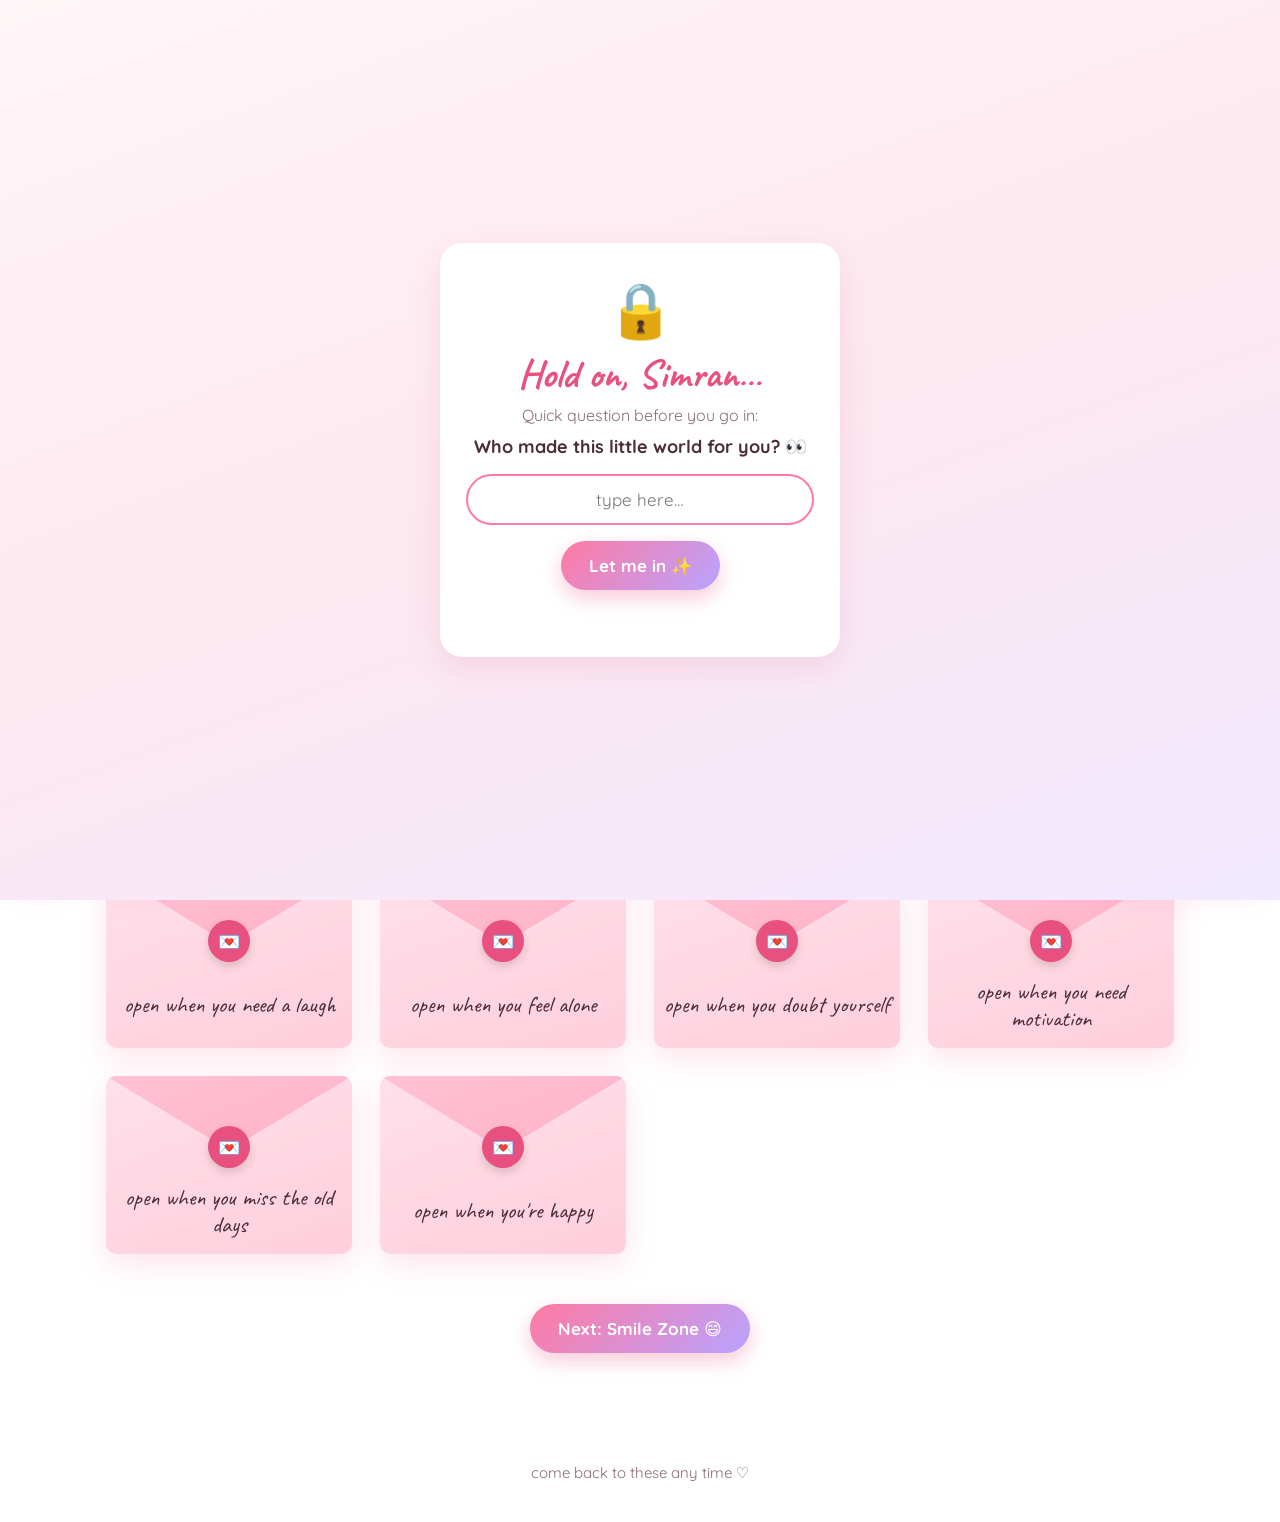
<file: openwhen.html>
<!DOCTYPE html>
<html lang="en">
<head>
  <meta charset="UTF-8" />
  <meta name="viewport" content="width=device-width, initial-scale=1.0" />
  <link rel="icon" type="image/png" href="images/icon.png" />
  <link rel="apple-touch-icon" href="images/icon.png" />
  <title>Open When Letters</title>
  <link rel="preconnect" href="https://fonts.googleapis.com" />
  <link href="https://fonts.googleapis.com/css2?family=Caveat:wght@500;700&family=Quicksand:wght@400;500;600;700&display=swap" rel="stylesheet" />
  <link rel="stylesheet" href="style.css" />
</head>
<body>
  <nav>
    <a href="index.html" class="logo">for Simran ♡</a>
    <button class="menu-btn" aria-label="Menu">☰</button>
    <ul class="nav-links">
      <li><a href="index.html">Home</a></li>
      <li><a href="reasons.html">Reasons</a></li>
      <li><a href="memories.html">Memories</a></li>
      <li><a href="openwhen.html">Open When</a></li>
      <li><a href="smile.html">Smile Zone</a></li>
      <li><a href="quiz.html">Quiz</a></li>
      <li><a href="gifts.html">Gifts</a></li>
      <li><a href="letter.html">A Letter</a></li>
    </ul>
  </nav>

  <main>
    <div class="page-title">
      <h1>Open when…</h1>
      <p>Little letters for different kinds of days. Open the one you need, whenever you need it.</p>
    </div>
    <div class="env-grid" id="envs"></div>

    <div class="next-link"><a href="smile.html" class="btn">Next: Smile Zone 😄</a></div>
  </main>

  <footer>come back to these any time ♡</footer>

  <div class="modal" id="modal">
    <div class="letter-paper">
      <button class="close-x" id="close" aria-label="Close">×</button>
      <h2 id="m-title"></h2>
      <div id="m-body"></div>
    </div>
  </div>

  <div id="sit" aria-hidden="true">
    <div class="sit-heart">🤍</div>
    <p class="sit-line" id="sitLine"></p>
    <div class="sit-btns">
      <a class="btn" id="sitText" target="_blank" rel="noopener">Text me 💬</a>
      <button class="btn ghost" id="sitDone">I'm okay now 🌷</button>
    </div>
  </div>

  <script src="main.js"></script>
  <script>
    // ✏️ Edit these letters — your own words will mean the most.
    const letters = [
      {
        label: "you want to be alone",
        title: "You don't have to face it alone 🤍",
        body: [
          "I know how it gets when you're by yourself. It goes quiet outside, and then everything comes back. Every person who ever cried in front of you, every heavy moment you held for someone else. All of it, at once.",
          "And you've always handled it the same way. Alone. Quietly. Until you're calm again. You're so strong for that. But you shouldn't have to be strong alone every single time.",
          "I'm not asking you to stop needing your space. Take it. It's yours. I just want you to know that alone doesn't have to mean lonely anymore.",
          "I might not be able to fix it. I might not even know the right thing to say. But I can sit next to you. I can stay quiet with you. I can hold your hand while it passes.",
          "Whatever comes up in your head, we'll face it together. You and me. Always. 🫂",
          "So next time it gets loud in there, just send me one word. You don't have to explain anything. I'll be there."
        ],
        sitWa: "hey… it's getting loud in my head. stay with me? 🤍",
        sit: true
      },
      {
        label: "you think I'm going out of my way",
        title: "It's not out of my way 🏍️",
        body: [
          "I know you keep saying \"tum mat aao, ulta route hai\". And I know you say it because you care. That's honestly really sweet.",
          "But here's the thing: that \"wrong route\" is my favourite part of the day. You sitting behind me, the wind, the random talks, even the traffic I secretly don't mind.",
          "So next time, don't cancel on me. Just text \"pick me up\" and let me be happy. 🙂"
        ],
        wa: "Okay fine… pick me up? 🏍️"
      },
      {
        label: "you're upset with me",
        title: "I'm sorry 🤍",
        body: [
          "If you're opening this, I probably messed up. And I'm sorry.",
          "You don't have to pretend it's okay, and you don't have to forgive me right away. You're allowed to be upset.",
          "I'll listen properly this time. No overreacting, no making it about me. Just tell me what I got wrong, whenever you're ready."
        ],
        wa: "hey, I'm a bit upset with you 😕"
      },
      {
        label: "you miss me",
        title: "Miss you too 🥺",
        body: [
          "If you're opening this, you miss me. And just so you know, I probably missed you first.",
          "Close your eyes for a second. The bike, the wind, your arms around me, that tiny hug I still can't stop thinking about. That's me. Right there.",
          "Now stop reading and text me. I'm probably already smiling at my phone, waiting for exactly that. 💗"
        ],
        wa: "I miss you 🥺"
      },
      {
        label: "you want to say something but can't",
        title: "You don't need the perfect words 🤍",
        body: [
          "Some things are hard to say out loud. I get it. Really, I do.",
          "You don't have to find the perfect words. You don't have to say it today, or tomorrow, or by any deadline.",
          "Send me one word. One emoji. Even just a \"…\". I'll understand more than you think.",
          "And whatever it is, it's safe with me. Always."
        ],
        wa: "… 🤍"
      },
      {
        label: "you need a hug",
        title: "Hug incoming 🫂",
        body: [
          "Okay, hold the phone against your chest. Yes, really. That's a hug from me. It counts.",
          "It's not the real thing, I know. The real one is way better. (We both know that now. 😌)",
          "So text me, and I'll deliver the real one in person. Express delivery. Bike included. 🏍️"
        ],
        wa: "need a hug 🫂"
      },
      {
        label: "you've had a long day",
        title: "Long day? Come here 🛋️",
        body: [
          "First, drop the bag. Kick off the shoes. Drink some water. I'll wait.",
          "Whatever happened today, you got through it. That's enough. You don't have to be productive for the rest of the night.",
          "Now: comfy clothes, something nice to eat, and tell me everything. The annoying people, the small wins, all of it. I actually want to hear it."
        ],
        wa: "long day 😮‍💨 can I rant?"
      },
      {
        label: "you're not feeling well",
        title: "Get well soon, pretty girl 🤒",
        body: [
          "Hey, sick girl. Go lie down. The phone can stay, everything else can wait.",
          "Hot water, something warm to eat, medicine if you need it, and a blanket. Lots of blanket.",
          "Need something? Chocolate, soup, medicine, me? Text me. I'll be there before you finish typing. 🏍️"
        ],
        wa: "not feeling well 🤒"
      },
      {
        label: "you don't feel pretty today",
        title: "Read this, then look in the mirror 🪞",
        body: [
          "Whatever the mirror said today, it's lying.",
          "I've seen you in a saree, in a yellow hoodie, with flowers in your hair, in a mirror selfie, with zero makeup and half asleep. Every single version made me stare a little too long.",
          "Pretty isn't something you have to try for. You just are. Sorry, those are the rules. 😌"
        ],
        wa: "okay fine, maybe I'm a little cute 🙈"
      },
      {
        label: "it's raining",
        title: "It's raining 🌧️",
        body: [
          "Step one: put your hand out of the window. Feel it. Rain is so underrated.",
          "Step two: chai. Obviously. ☕",
          "Step three: remember that one of our bucket list plans is getting caught in the rain on the bike. On purpose. Just saying… 👀🏍️"
        ],
        wa: "it's raining… ride? 🌧️🏍️"
      },
      {
        label: "you feel sad",
        title: "Hey, it's okay 🤍",
        body: [
          "It's okay to feel sad. You don't have to pretend to be fine all the time.",
          "Cry if you need to, eat something nice, wrap yourself in a blanket. Feelings are like weather — this one will pass too.",
          "And just so you know: you're not alone in this. Not even a little bit."
        ],
        wa: "hey, not having a great day today 😔"
      },
      {
        label: "you can't sleep",
        title: "Late night thoughts 🌙",
        body: [
          "Overthinking at 2am again? Put the phone a bit away from your face (after reading this, obviously).",
          "Let's breathe together for a minute. Follow the circle: in as it grows, hold, out as it shrinks.",
          "Tomorrow is a fresh page. You don't have to figure out everything tonight. Sleep well, Simran. 🌙"
        ],
        breathe: true
      },
      {
        label: "you need a laugh",
        title: "Emergency laugh delivery 😂",
        body: [
          "Why did the scarecrow win an award? Because he was outstanding in his field. 🌾",
          "Okay okay, that was bad. But you smiled a little, right? Mission accomplished.",
          "Also, go to the Smile Zone page. There's more where that came from. Unfortunately for you."
        ]
      },
      {
        label: "you feel alone",
        title: "You're not alone 🫂",
        body: [
          "It might feel that way sometimes, but there are people who really care about you. I'm one of them.",
          "Text someone. Call a friend. Or just text me — even if it's just a random emoji.",
          "You matter more than you know."
        ],
        wa: "hey… feeling a bit alone right now 🥺"
      },
      {
        label: "you doubt yourself",
        title: "Read this twice 💪",
        body: [
          "You are enough. Exactly as you are. Not 'when you fix this' or 'after you change that'. Now.",
          "Someone else not seeing your worth doesn't reduce it even by 1%.",
          "You've gotten through every hard day so far. That's a 100% success rate."
        ]
      },
      {
        label: "you need motivation",
        title: "Main character time ✨",
        body: [
          "This is the part of the movie where she gets her glow back. 💅",
          "Drink some water, put on your favourite song, and do one small thing for yourself today.",
          "New chapter, new you. And honestly? It's going to be a good one."
        ]
      },
      {
        label: "you miss the old days",
        title: "About the past 🍂",
        body: [
          "It's normal to miss things, even things that weren't right for you.",
          "Be gentle with yourself. Healing isn't a straight line — some days will be better than others.",
          "The best days aren't behind you. A lot of them haven't even happened yet."
        ]
      },
      {
        label: "you're happy",
        title: "YAY 🎉",
        body: [
          "Look at you! This makes me so happy.",
          "Remember this feeling. Screenshot it mentally. This is what you deserve every day.",
          "Now go do something fun. You earned it. 💗"
        ]
      }
    ];

    const wrap = document.getElementById("envs");
    const modal = document.getElementById("modal");
    // Breathing circle: grows 4s (in), holds 4s, shrinks 6s (out), on repeat.
    let breatheTimer;
    function startBreathing(root) {
      const circle = root.querySelector(".breathe-circle");
      const text = root.querySelector(".breathe-text");
      const steps = [["breathe in…", 4, 1], ["hold…", 4, 1], ["breathe out…", 6, 0.45]];
      let i = 0;
      const run = () => {
        const [label, secs, scale] = steps[i];
        text.textContent = label;
        circle.style.transitionDuration = secs + "s";
        circle.style.transform = `scale(${scale})`;
        i = (i + 1) % steps.length;
        breatheTimer = setTimeout(run, secs * 1000);
      };
      setTimeout(run, 50);
    }

    letters.forEach((l) => {
      const env = document.createElement("div");
      env.className = "envelope";
      env.innerHTML = `<div class="seal">💌</div><span>open when ${l.label}</span>`;
      env.addEventListener("click", () => {
        clearTimeout(breatheTimer);
        document.getElementById("m-title").textContent = l.title;
        const body = document.getElementById("m-body");
        const paras = l.body.map((p) => `<p>${p}</p>`);
        if (l.breathe) paras.splice(2, 0, `<div class="breathe"><div class="breathe-circle"></div><p class="breathe-text">get comfy…</p></div>`);
        body.innerHTML = paras.join("");
        const url = l.wa && waLink(l.wa);
        if (url) body.insertAdjacentHTML("beforeend", `<p class="wa-wrap"><a class="btn" target="_blank" rel="noopener" href="${url}">Text me 💬</a></p>`);
        if (l.breathe) startBreathing(body);
        if (l.sit) {
          body.insertAdjacentHTML("beforeend", `<p class="wa-wrap"><button class="btn" id="sitBtn">Sit with me for a bit 🤍</button></p>`);
          body.querySelector("#sitBtn").addEventListener("click", () => startSit(l.sitWa));
        }
        modal.classList.add("open");
        env.classList.add("read");
      });
      wrap.appendChild(env);
    });
    // ✏️ "Sit with me": quiet screen, one soft line at a time.
    const SIT_LINES = [
      "Hey. I'm right here.",
      "You don't have to say anything.",
      "Just breathe. Slowly. With the heart.",
      "Whatever you're hearing right now, it's not happening anymore.",
      "You're safe. You're here. With me.",
      "You held everyone else's tears. Let me hold you for a bit.",
      "Take all the time you need. I'm not going anywhere.",
      "Still here. 🤍"
    ];
    const sit = document.getElementById("sit");
    let sitTimer;
    function startSit(waText) {
      close();
      const t = document.getElementById("sitText");
      const url = waText && waLink(waText);
      if (url) { t.href = url; t.style.display = ""; } else t.style.display = "none";
      let k = 0;
      const line = document.getElementById("sitLine");
      const next = () => {
        line.classList.remove("show");
        setTimeout(() => {
          line.textContent = SIT_LINES[k];
          line.classList.add("show");
          k = k < SIT_LINES.length - 1 ? k + 1 : 4; // after the last one, keep gently looping
          sitTimer = setTimeout(next, 6000);
        }, 900);
      };
      sit.classList.add("open");
      next();
    }
    document.getElementById("sitDone").addEventListener("click", () => {
      clearTimeout(sitTimer);
      const line = document.getElementById("sitLine");
      line.classList.remove("show");
      setTimeout(() => {
        line.textContent = "Proud of you. You didn't face it alone this time. 🌷";
        line.classList.add("show");
        setTimeout(() => sit.classList.remove("open"), 3500);
      }, 900);
    });

    const close = () => { modal.classList.remove("open"); clearTimeout(breatheTimer); };
    document.getElementById("close").addEventListener("click", close);
    modal.addEventListener("click", (e) => { if (e.target === modal) close(); });
    document.addEventListener("keydown", (e) => { if (e.key === "Escape") close(); });
  </script>
</body>
</html>
</file>
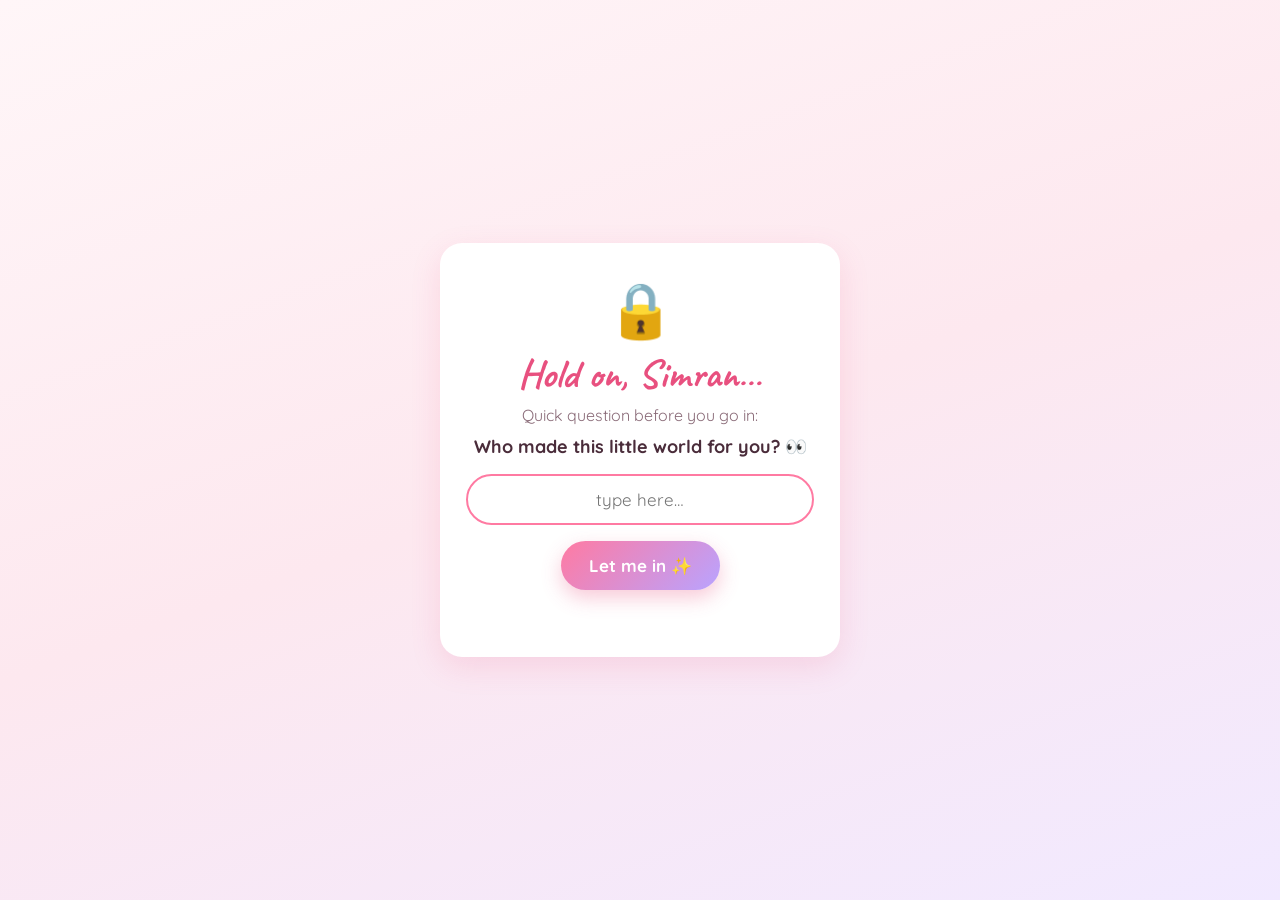
<file: question.html>
<!DOCTYPE html>
<html lang="en">
<head>
  <meta charset="UTF-8" />
  <meta name="viewport" content="width=device-width, initial-scale=1.0" />
  <link rel="icon" type="image/png" href="images/icon.png" />
  <link rel="apple-touch-icon" href="images/icon.png" />
  <title>One Small Question</title>
  <link rel="preconnect" href="https://fonts.googleapis.com" />
  <link href="https://fonts.googleapis.com/css2?family=Caveat:wght@500;700&family=Quicksand:wght@400;500;600;700&display=swap" rel="stylesheet" />
  <link rel="stylesheet" href="style.css" />
  <style>
    /* The whole proposal plays on one full-screen dark "stage". */
    body.stage-mode nav, body.stage-mode footer, body.stage-mode #theme-btn,
    body.stage-mode .golden, body.stage-mode #scroll-bar, body.stage-mode #floaties { display: none !important; }
    body.stage-mode #mini-player { z-index: 600; opacity: 0.85; }
    body.stage-mode .rain, body.stage-mode .spark { z-index: 700; }

    #stage {
      position: fixed; inset: 0; z-index: 500; overflow: hidden; color: #fff;
      background: radial-gradient(ellipse at 50% 120%, #5a1d55 0%, #24123d 45%, #0b0619 100%);
      display: grid; place-items: center; text-align: center; padding: 16px;
      -webkit-user-select: none; user-select: none;
    }
    #stage .stars, #stage .stars2 {
      position: absolute; inset: -50%; pointer-events: none;
      background-image:
        radial-gradient(1.5px 1.5px at 20px 30px, #fff, transparent),
        radial-gradient(1px 1px at 90px 120px, #fff, transparent),
        radial-gradient(1.5px 1.5px at 160px 60px, #ffd6e5, transparent),
        radial-gradient(1px 1px at 220px 180px, #fff, transparent),
        radial-gradient(1px 1px at 60px 200px, #e5dbff, transparent);
      background-size: 260px 240px; animation: drift 90s linear infinite; opacity: 0.8;
    }
    #stage .stars2 { background-size: 380px 330px; animation-duration: 140s; opacity: 0.5; }
    @keyframes drift { to { transform: translateY(-240px); } }

    .scene { position: absolute; inset: 0; display: flex; flex-direction: column; align-items: center; justify-content: center; padding: 24px; opacity: 0; visibility: hidden; transition: opacity 0.9s, visibility 0.9s; }
    .scene.on { opacity: 1; visibility: visible; }

    .intro-name { font-family: "Caveat", cursive; font-size: clamp(64px, 16vw, 130px); color: #ff8fb5; text-shadow: 0 0 40px rgba(255, 120, 170, 0.6); line-height: 1; }
    .intro-sub { color: #e8d6f0; margin: 14px 0 34px; font-size: 17px; }
    .glow-btn {
      border: 0; cursor: pointer; font-family: inherit; font-weight: 700; font-size: 18px; color: #fff;
      padding: 15px 34px; border-radius: 999px;
      background: linear-gradient(135deg, #ff6f9f, #b98bff);
      box-shadow: 0 0 0 0 rgba(255, 111, 159, 0.6), 0 10px 30px rgba(255, 111, 159, 0.35);
      animation: glowPulse 2.2s ease-in-out infinite; transition: transform 0.2s;
    }
    .glow-btn:hover { transform: scale(1.05); }
    .glow-btn:active { transform: scale(0.96); }
    @keyframes glowPulse { 50% { box-shadow: 0 0 0 14px rgba(255, 111, 159, 0), 0 10px 40px rgba(255, 111, 159, 0.55); } }

    #line {
      max-width: 640px; font-family: "Caveat", cursive; font-size: clamp(34px, 7vw, 56px); line-height: 1.2; color: #ffe3ee;
      text-shadow: 0 0 24px rgba(255, 140, 185, 0.45);
      opacity: 0; transform: translateY(14px); filter: blur(6px); transition: opacity 1s, transform 1s, filter 1s;
    }
    #line.show { opacity: 1; transform: none; filter: none; }
    .tap-hint-stage { position: absolute; bottom: 26px; left: 0; right: 0; font-size: 13px; color: rgba(255, 255, 255, 0.4); }

    .pola {
      position: absolute; width: clamp(110px, 26vw, 170px); background: #fff; padding: 8px 8px 26px; border-radius: 4px;
      box-shadow: 0 20px 40px rgba(0, 0, 0, 0.5);
      opacity: 0; transform: translate(-50%, -50%) scale(0.4) rotate(0deg);
      transition: opacity 0.8s, transform 1s cubic-bezier(.3,1.5,.5,1);
    }
    .pola img { width: 100%; aspect-ratio: 4 / 5; object-fit: cover; display: block; border-radius: 2px; }
    .pola.in { opacity: 1; }
    .montage-cap { position: relative; z-index: 2; font-family: "Caveat", cursive; font-size: clamp(32px, 7vw, 50px); color: #fff; text-shadow: 0 2px 20px rgba(0, 0, 0, 0.9), 0 0 30px rgba(255, 120, 170, 0.6); opacity: 0; transition: opacity 1s 1.8s; }
    .scene.on .montage-cap { opacity: 1; }

    .draw-heart { width: min(150px, 38vw); overflow: visible; margin-bottom: 8px; }
    .draw-heart path { fill: rgba(255, 111, 159, 0); stroke: #ff8fb5; stroke-width: 2.5; stroke-dasharray: 320; stroke-dashoffset: 320; filter: drop-shadow(0 0 8px #ff6f9f); }
    .scene.on .draw-heart path { animation: drawHeart 2.2s ease forwards, fillHeart 1s ease 2.2s forwards, beat 1.4s ease-in-out 3.2s infinite; transform-origin: center; transform-box: fill-box; }
    @keyframes drawHeart { to { stroke-dashoffset: 0; } }
    @keyframes fillHeart { to { fill: rgba(255, 111, 159, 0.9); } }
    @keyframes beat { 0%, 60%, 100% { transform: scale(1); } 20% { transform: scale(1.12); } 40% { transform: scale(1.04); } }

    .big-q { font-family: "Caveat", cursive; font-size: clamp(52px, 12vw, 104px); line-height: 1.05; color: #ff9cc0; text-shadow: 0 0 30px rgba(255, 120, 170, 0.75), 0 0 80px rgba(185, 139, 255, 0.4); margin: 6px 0 10px; }
    .big-q .w { display: inline-block; white-space: nowrap; }
    .big-q .w span { display: inline-block; opacity: 0; animation: qLetter 0.7s ease forwards; }
    @keyframes qLetter { from { opacity: 0; transform: translateY(24px) scale(0.6); filter: blur(8px); } to { opacity: 1; transform: none; filter: none; } }
    .q-sub, .q-btns, .q-soft { opacity: 0; transition: opacity 1s; }
    .q-sub { color: #e8d6f0; font-size: 16px; }
    .q-btns { display: flex; gap: 14px; flex-wrap: wrap; justify-content: center; margin-top: 28px; }
    .q-soft { margin-top: 26px; background: none; border: 0; color: rgba(255, 255, 255, 0.5); font-family: inherit; font-size: 14px; text-decoration: underline; cursor: pointer; }
    .reveal { opacity: 1 !important; }

    .heart-photo { width: min(240px, 62vw); filter: drop-shadow(0 0 30px rgba(255, 111, 159, 0.8)); animation: beat 1.6s ease-in-out infinite; }
    .yes-title { font-family: "Caveat", cursive; font-size: clamp(54px, 13vw, 100px); color: #ff9cc0; text-shadow: 0 0 30px rgba(255, 120, 170, 0.75); line-height: 1; margin-top: 10px; }
    .yes-sub { color: #ffe3ee; font-size: 18px; margin: 10px 0 6px; max-width: 460px; }
    .day1 { display: inline-block; margin: 10px 0 22px; padding: 6px 16px; border-radius: 999px; border: 1px solid rgba(255, 200, 220, 0.5); color: #ffd6e5; font-weight: 700; font-size: 14px; letter-spacing: 0.5px; }
    .end-btns { display: flex; gap: 12px; flex-wrap: wrap; justify-content: center; }
    .end-btns .btn.ghost { background: rgba(255, 255, 255, 0.12); color: #fff; }

    #fireworks { position: absolute; inset: 0; width: 100%; height: 100%; pointer-events: none; }
    #stage .scene-yes, #stage .scene-time { overflow-y: auto; }
  </style>
</head>
<body class="stage-mode">
  <nav>
    <a href="index.html" class="logo">for Simran ♡</a>
    <button class="menu-btn" aria-label="Menu">☰</button>
    <ul class="nav-links">
      <li><a href="index.html">Home</a></li>
    </ul>
  </nav>

  <div id="stage">
    <div class="stars"></div><div class="stars2"></div>
    <canvas id="fireworks"></canvas>

    <!-- 1. Intro -->
    <section class="scene on" id="s-intro">
      <div class="intro-name">Simran…</div>
      <p class="intro-sub">I made one more thing. Turn the volume up a little 🎧</p>
      <button class="glow-btn" id="begin">Tap to begin ✨</button>
    </section>

    <!-- 2. The story, one line at a time -->
    <section class="scene" id="s-lines">
      <p id="line"></p>
      <p class="tap-hint-stage">tap to skip ahead</p>
    </section>

    <!-- 3. Her photos -->
    <section class="scene" id="s-montage">
      <p class="montage-cap">Every version of you…<br />I'm a fan of all of them.</p>
    </section>

    <!-- 4. The question -->
    <section class="scene" id="s-question">
      <svg class="draw-heart" viewBox="0 0 100 92" aria-hidden="true">
        <path d="M50 88 C 22 68, 3 50, 3 28 C 3 13, 15 3, 28 3 C 38 3, 46 9, 50 18 C 54 9, 62 3, 72 3 C 85 3, 97 13, 97 28 C 97 50, 78 68, 50 88 Z" />
      </svg>
      <h1 class="big-q" id="bigQ"></h1>
      <p class="q-sub" id="qSub">(no pressure… but also, please say yes 🥺)</p>
      <div class="q-btns" id="qBtns">
        <button class="glow-btn" data-answer="yes">Yes 💗</button>
        <button class="glow-btn" data-answer="obvious" style="background:linear-gradient(135deg,#b98bff,#ff8fb5)">Obviously yes 😌</button>
      </div>
      <button class="q-soft" id="qSoft" data-answer="time">I need a little time 🌙</button>
    </section>

    <!-- 5a. She said yes -->
    <section class="scene scene-yes" id="s-yes">
      <svg class="heart-photo" viewBox="0 0 100 92" aria-label="Simran">
        <defs><clipPath id="hp"><path d="M50 88 C 22 68, 3 50, 3 28 C 3 13, 15 3, 28 3 C 38 3, 46 9, 50 18 C 54 9, 62 3, 72 3 C 85 3, 97 13, 97 28 C 97 50, 78 68, 50 88 Z" /></clipPath></defs>
        <image href="images/simran.jpg" x="0" y="-4" width="100" height="100" preserveAspectRatio="xMidYMid slice" clip-path="url(#hp)" />
        <path d="M50 88 C 22 68, 3 50, 3 28 C 3 13, 15 3, 28 3 C 38 3, 46 9, 50 18 C 54 9, 62 3, 72 3 C 85 3, 97 13, 97 28 C 97 50, 78 68, 50 88 Z" fill="none" stroke="#fff" stroke-width="2" />
      </svg>
      <div class="yes-title" id="yesTitle"></div>
      <p class="yes-sub" id="yesSub"></p>
      <span class="day1" id="day1"></span>
      <div class="end-btns">
        <a class="btn" id="tellMe">Tell me yourself 💬</a>
        <a href="index.html" class="btn ghost">Back to our little world 🏠</a>
      </div>
    </section>

    <!-- 5b. She needs time -->
    <section class="scene scene-time" id="s-time">
      <div class="yes-title" style="font-size:clamp(46px,11vw,84px)">Take all the time you need 🌙</div>
      <p class="yes-sub">No rush. No deadline. I'm not going anywhere, and nothing between us changes. I'll still pick you up. Ulta route and all. 🏍️</p>
      <div class="end-btns" style="margin-top:22px">
        <a class="btn" data-wa="Hey Dhruv, I saw it 🌙 Give me a little time, okay?">Let me know you saw it 💬</a>
        <a href="index.html" class="btn ghost">Back to our little world 🏠</a>
      </div>
    </section>
  </div>

  <script src="main.js"></script>
  <script>
    // ✏️ The story lines. Change them to sound like you.
    const LINES = [
      "Remember how this started? Random talks. Memes. Nothing serious.",
      "Then somewhere along the way… you became my favourite notification.",
      "The back seat of my bike started feeling empty without you.",
      "And every \"ulta route\" turned into my favourite road.",
      "So I stopped pretending. Here's the truth…"
    ];
    // ✏️ Photos for the montage (from the images folder).
    const PHOTOS = ["images/photo2.jpg", "images/photo9.jpg", "images/photo3.jpg", "images/photo12.jpg", "images/photo8.jpg", "images/photo15.jpg"];
    // ✏️ The question itself.
    const QUESTION = "Simran, will you be mine?";
    // ✏️ What shows after each button: title, line, and the WhatsApp message I get.
    const ANSWERS = {
      yes: ["She said yes 🥹", "Best. Decision. Ever. It's official now: you're stuck with me, and the back seat is permanently yours. 🏍️💗", "YES. 💗"],
      obvious: ["Obviously?! 😏", "Okay, the confidence. I love that. Guess I was the only one who didn't know. Back seat: yours. Forever. No take-backs. 🏍️💗", "Obviously YES 😌💗 Did you even need to ask?"]
    };

    const $ = (id) => document.getElementById(id);
    const stage = $("stage");
    const sleep = (ms) => new Promise((r) => setTimeout(r, ms));
    // Waits ms, or less if she taps the screen.
    const waitOrTap = (ms) => new Promise((res) => {
      const done = () => { clearTimeout(t); stage.removeEventListener("click", done); res(); };
      const t = setTimeout(done, ms);
      setTimeout(() => stage.addEventListener("click", done), 250);
    });
    function show(id) {
      document.querySelectorAll(".scene").forEach((s) => s.classList.toggle("on", s.id === id));
    }

    // Preload photos so the montage doesn't pop in late
    PHOTOS.forEach((p) => (new Image().src = p));

    $("begin").addEventListener("click", async (e) => {
      e.stopPropagation();
      // Story lines
      show("s-lines");
      await sleep(900);
      const line = $("line");
      for (const text of LINES) {
        line.textContent = text;
        line.classList.add("show");
        await waitOrTap(1800 + text.length * 40);
        line.classList.remove("show");
        await sleep(900);
      }

      // Photo montage: polaroids fly in around the centre
      show("s-montage");
      const scene = $("s-montage");
      const spots = [[22, 28, -12], [78, 26, 10], [16, 70, 8], [84, 72, -9], [50, 18, -4], [50, 82, 5]];
      PHOTOS.forEach((src, i) => {
        const p = document.createElement("div");
        p.className = "pola";
        p.innerHTML = `<img alt="" src="${src}" />`;
        p.querySelector("img").onerror = () => p.remove();
        const [x, y, r] = spots[i % spots.length];
        p.style.left = x + "%";
        p.style.top = y + "%";
        scene.appendChild(p);
        setTimeout(() => {
          p.classList.add("in");
          p.style.transform = `translate(-50%, -50%) scale(1) rotate(${r}deg)`;
        }, 300 + i * 350);
      });
      await waitOrTap(6500);

      // The question
      show("s-question");
      const q = $("bigQ");
      let k = 0;
      const start = 2.6; // seconds, after the heart is drawn
      QUESTION.split(" ").forEach((word, w) => {
        if (w) { q.appendChild(document.createTextNode(" ")); k++; }
        const we = document.createElement("span");
        we.className = "w";
        [...word].forEach((ch) => {
          const s = document.createElement("span");
          s.textContent = ch;
          s.style.animationDelay = start + k++ * 0.09 + "s";
          we.appendChild(s);
        });
        q.appendChild(we);
      });
      const after = (start + k * 0.09) * 1000;
      setTimeout(() => $("qSub").classList.add("reveal"), after + 400);
      setTimeout(() => $("qBtns").classList.add("reveal"), after + 1200);
      setTimeout(() => $("qSoft").classList.add("reveal"), after + 2600);
    });

    document.querySelectorAll("[data-answer]").forEach((b) => {
      b.addEventListener("click", (e) => {
        e.stopPropagation();
        const ans = ANSWERS[b.dataset.answer];
        if (ans) {
          $("yesTitle").textContent = ans[0];
          $("yesSub").textContent = ans[1];
          const today = new Date().toLocaleDateString(undefined, { day: "numeric", month: "long", year: "numeric" });
          let day = today;
          try { day = localStorage.getItem("day1") || today; localStorage.setItem("day1", day); } catch (err) {}
          $("day1").textContent = `Day 1 of us · ${day}`;
          const url = waLink(`${ans[2]} (Day 1 of us · ${day})`);
          if (url) { $("tellMe").href = url; $("tellMe").target = "_blank"; $("tellMe").rel = "noopener"; } else $("tellMe").remove();
          show("s-yes");
          fireworks(9000);
          setTimeout(() => heartRain(6000), 600);
        } else {
          show("s-time");
        }
      });
    });

    // ---------- Fireworks ----------
    function fireworks(ms) {
      const c = $("fireworks"), ctx = c.getContext("2d");
      const dpr = window.devicePixelRatio || 1;
      const resize = () => { c.width = innerWidth * dpr; c.height = innerHeight * dpr; ctx.setTransform(dpr, 0, 0, dpr, 0, 0); };
      resize();
      const colors = ["#ff6f9f", "#ffb3cf", "#ffd36e", "#b98bff", "#ffffff", "#ff9a76"];
      let parts = [];
      const end = Date.now() + ms;
      function boom() {
        const x = innerWidth * (0.15 + Math.random() * 0.7), y = innerHeight * (0.12 + Math.random() * 0.4);
        const col = colors[Math.floor(Math.random() * colors.length)];
        const n = 70;
        for (let i = 0; i < n; i++) {
          const a = (Math.PI * 2 * i) / n, sp = 2 + Math.random() * 3.5;
          parts.push({ x, y, vx: Math.cos(a) * sp, vy: Math.sin(a) * sp, life: 1, col });
        }
      }
      const launcher = setInterval(() => { if (Date.now() > end) return clearInterval(launcher); boom(); if (Math.random() < 0.4) boom(); }, 450);
      boom();
      (function frame() {
        ctx.globalCompositeOperation = "destination-out";
        ctx.fillStyle = "rgba(0,0,0,0.22)";
        ctx.fillRect(0, 0, innerWidth, innerHeight);
        ctx.globalCompositeOperation = "lighter";
        parts = parts.filter((p) => p.life > 0);
        for (const p of parts) {
          p.x += p.vx; p.y += p.vy; p.vy += 0.045; p.vx *= 0.985; p.vy *= 0.985; p.life -= 0.013;
          ctx.globalAlpha = Math.max(p.life, 0);
          ctx.fillStyle = p.col;
          ctx.beginPath(); ctx.arc(p.x, p.y, 2.2, 0, Math.PI * 2); ctx.fill();
        }
        ctx.globalAlpha = 1;
        if (Date.now() < end + 3000 || parts.length) requestAnimationFrame(frame);
        else ctx.clearRect(0, 0, innerWidth, innerHeight);
      })();
    }
  </script>
</body>
</html>
</file>
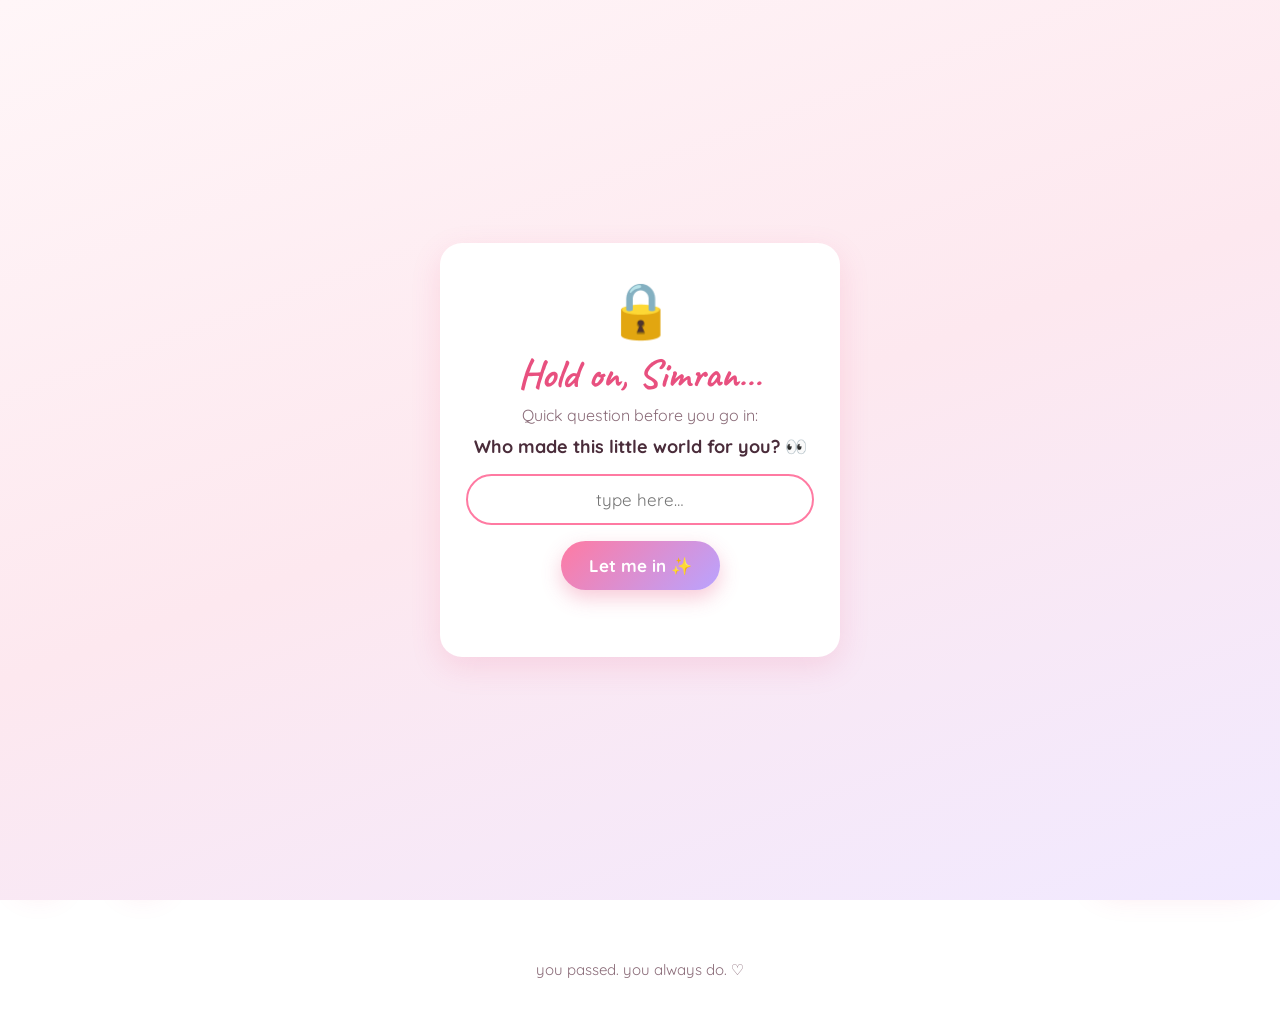
<file: quiz.html>
<!DOCTYPE html>
<html lang="en">
<head>
  <meta charset="UTF-8" />
  <meta name="viewport" content="width=device-width, initial-scale=1.0" />
  <link rel="icon" type="image/png" href="images/icon.png" />
  <link rel="apple-touch-icon" href="images/icon.png" />
  <title>A Little Quiz</title>
  <link rel="preconnect" href="https://fonts.googleapis.com" />
  <link href="https://fonts.googleapis.com/css2?family=Caveat:wght@500;700&family=Quicksand:wght@400;500;600;700&display=swap" rel="stylesheet" />
  <link rel="stylesheet" href="style.css" />
</head>
<body>
  <nav>
    <a href="index.html" class="logo">for Simran ♡</a>
    <button class="menu-btn" aria-label="Menu">☰</button>
    <ul class="nav-links">
      <li><a href="index.html">Home</a></li>
      <li><a href="reasons.html">Reasons</a></li>
      <li><a href="memories.html">Memories</a></li>
      <li><a href="openwhen.html">Open When</a></li>
      <li><a href="smile.html">Smile Zone</a></li>
      <li><a href="quiz.html">Quiz</a></li>
      <li><a href="gifts.html">Gifts</a></li>
      <li><a href="letter.html">A Letter</a></li>
    </ul>
  </nav>

  <main>
    <div class="page-title">
      <h1>A tiny quiz 🧠</h1>
      <p>No pressure. There are no stupid answers. (Okay, maybe a few.)</p>
    </div>

    <div class="box quiz-box" id="quiz">
      <div class="quiz-progress"><div id="bar"></div></div>
      <small id="qnum" style="color:var(--muted);font-weight:700"></small>
      <p class="quiz-q" id="q"></p>
      <div class="quiz-opts" id="opts"></div>
      <div class="out" id="qout" style="min-height:60px"></div>
    </div>

    <div class="next-link"><a href="gifts.html" class="btn">Next: Little Gifts 🎁</a></div>
  </main>

  <footer>you passed. you always do. ♡</footer>

  <script src="main.js"></script>
  <script>
    // ✏️ Edit these! Each one is: question, options, index of the right option (starting at 0), and a line shown when she gets it right.
    // Add a couple only you two would know, e.g.
    //   ["Where did we first talk?", ["Class", "Instagram", "A party"], 1, "Yep! And I'm so glad we did 💗"],
    const questions = [
      ["What's my favourite thing about you?", ["Your smile", "Your laugh", "How kind you are", "All of the above, obviously"], 3, "Correct. It was a trick question 😌"],
      ["If you text me at 3am, I will…", ["Ignore it", "Reply in the morning", "Reply instantly, probably with a meme"], 2, "Every single time. 📱"],
      ["Who's the main character of this website?", ["The floating hearts", "Dhruv", "You. Always you."], 2, "Obviously. I just made the set 🎬"],
      ["How many times did I think about you while making this?", ["Like, twice", "A few times", "Lost count on day one"], 2, "Honestly, embarrassingly many 🙈"],
      ["What do you deserve?", ["The bare minimum", "Whatever's left over", "All the good things. Every one."], 2, "Write it down. Read it on bad days. 🌷"],
      ["Bad day emergency plan:", ["Suffer in silence", "Open this site + text me", "Pretend you're fine"], 1, "Good choice. I'm always one text away. 💬"]
    ];
    const wrongLines = ["Hmm, try again 👀", "Nope! Think with your heart 💭", "Wrong… but cute attempt 😜", "Not that one! 🙈"];

    let i = 0, score = 0, firstTry = true;
    const $ = (id) => document.getElementById(id);

    function show() {
      const [q, opts] = questions[i];
      firstTry = true;
      $("qnum").textContent = `Question ${i + 1} of ${questions.length}`;
      $("bar").style.width = (i / questions.length) * 100 + "%";
      $("q").textContent = q;
      $("qout").textContent = "";
      $("opts").innerHTML = "";
      opts.forEach((text, k) => {
        const b = document.createElement("button");
        b.className = "quiz-opt";
        b.textContent = text;
        b.addEventListener("click", () => answer(b, k));
        $("opts").appendChild(b);
      });
    }

    function answer(btn, k) {
      const [, , right, yay] = questions[i];
      if (k === right) {
        if (firstTry) score++;
        btn.classList.add("right");
        $("opts").querySelectorAll("button").forEach((b) => (b.disabled = true));
        $("qout").textContent = yay;
        setTimeout(() => { i++; i < questions.length ? show() : finish(); }, 1500);
      } else {
        firstTry = false;
        btn.classList.remove("wrong"); void btn.offsetWidth; btn.classList.add("wrong");
        $("qout").textContent = wrongLines[Math.floor(Math.random() * wrongLines.length)];
      }
    }

    function finish() {
      const total = questions.length;
      const line = score === total ? "Perfect score. You know me way too well 😳"
        : score >= total / 2 ? "Pretty good! You clearly pay attention 💗"
        : "Okay, we need to hang out more. Clearly. 😤";
      $("quiz").innerHTML = `
        <div class="quiz-progress"><div style="width:100%"></div></div>
        <div class="quiz-big">${score === total ? "🏆" : "🎉"}</div>
        <h2>${score} / ${total}</h2>
        <div class="out" style="min-height:50px">${line}</div>
        <div class="next-link" style="margin-top:0">
          <a class="btn" id="share">Tell me your score 💬</a>
          <button class="btn ghost" onclick="location.reload()">Try again 🔁</button>
        </div>`;
      const url = waLink(`I got ${score}/${total} on your quiz 😌`);
      const share = $("share");
      if (url) { share.href = url; share.target = "_blank"; share.rel = "noopener"; } else share.remove();
    }

    show();
  </script>
</body>
</html>
</file>
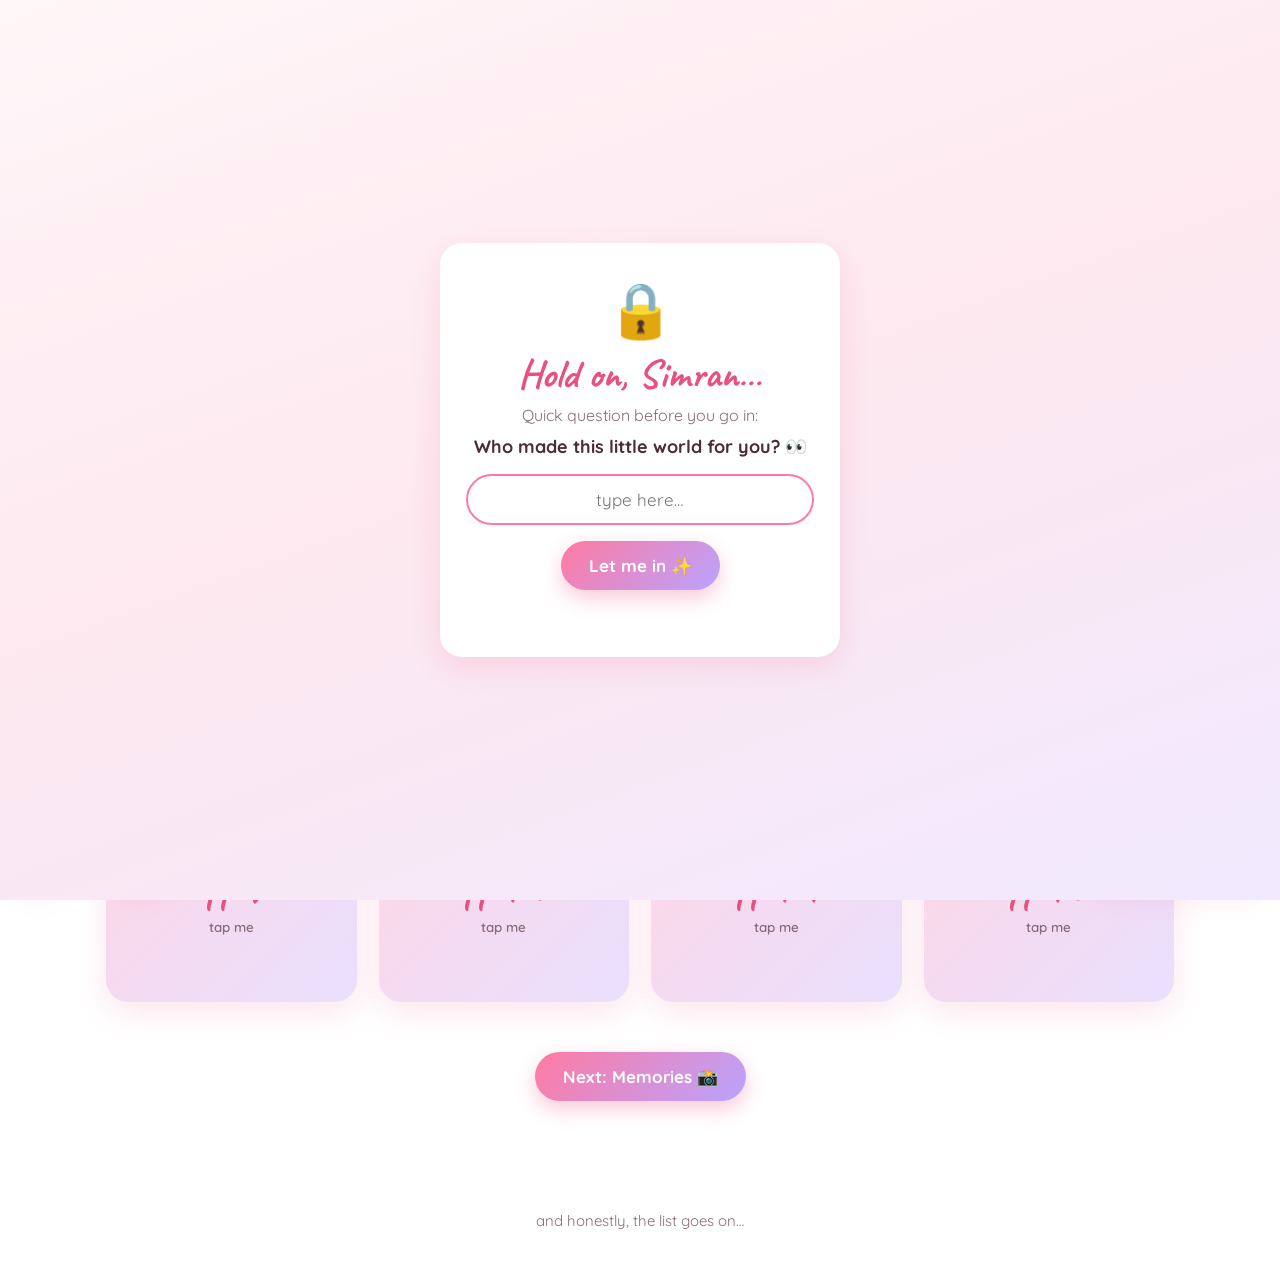
<file: reasons.html>
<!DOCTYPE html>
<html lang="en">
<head>
  <meta charset="UTF-8" />
  <meta name="viewport" content="width=device-width, initial-scale=1.0" />
  <link rel="icon" type="image/png" href="images/icon.png" />
  <link rel="apple-touch-icon" href="images/icon.png" />
  <title>Reasons You're Amazing</title>
  <link rel="preconnect" href="https://fonts.googleapis.com" />
  <link href="https://fonts.googleapis.com/css2?family=Caveat:wght@500;700&family=Quicksand:wght@400;500;600;700&display=swap" rel="stylesheet" />
  <link rel="stylesheet" href="style.css" />
</head>
<body>
  <nav>
    <a href="index.html" class="logo">for Simran ♡</a>
    <button class="menu-btn" aria-label="Menu">☰</button>
    <ul class="nav-links">
      <li><a href="index.html">Home</a></li>
      <li><a href="reasons.html">Reasons</a></li>
      <li><a href="memories.html">Memories</a></li>
      <li><a href="openwhen.html">Open When</a></li>
      <li><a href="smile.html">Smile Zone</a></li>
      <li><a href="quiz.html">Quiz</a></li>
      <li><a href="gifts.html">Gifts</a></li>
      <li><a href="letter.html">A Letter</a></li>
    </ul>
  </nav>

  <main>
    <div class="page-title">
      <h1>Reasons you're amazing</h1>
      <p>Tap each card. Read them slowly. Every single one is true.</p>
    </div>
    <p class="counter" id="counter">0 / 0 discovered</p>
    <div class="flip-grid" id="grid"></div>

    <div class="next-link"><a href="memories.html" class="btn">Next: Memories 📸</a></div>
  </main>

  <footer>and honestly, the list goes on…</footer>

  <script src="main.js"></script>
  <script>
    // ✏️ Edit these! Make them personal — little things only you'd notice about her.
    const reasons = [
      ["😊", "Your smile can literally fix someone's whole day."],
      ["💛", "You care about people way more than you let them see."],
      ["😂", "Your laugh is contagious. Like, dangerously."],
      ["🌟", "You're so much stronger than you think you are."],
      ["🧠", "You're smart — the kind of smart that actually gets people."],
      ["🌸", "You make ordinary moments feel special."],
      ["🎧", "Your taste (in music, in everything) is elite."],
      ["🤗", "Talking to you just feels easy."],
      ["🔥", "You don't give up, even when things get hard."],
      ["✨", "You light up a room without even trying."],
      ["🌈", "You deserve all the good things coming your way."],
      ["💗", "You're you. And that's honestly enough."]
    ];
    const grid = document.getElementById("grid");
    const counter = document.getElementById("counter");
    let found = 0;
    counter.textContent = `0 / ${reasons.length} discovered`;
    reasons.forEach(([emoji, text], i) => {
      const card = document.createElement("div");
      card.className = "flip";
      card.innerHTML = `
        <div class="flip-inner">
          <div class="flip-face flip-front"><div class="num">#${i + 1}</div><small>tap me</small></div>
          <div class="flip-face flip-back"><div class="emoji">${emoji}</div>${text}</div>
        </div>`;
      card.addEventListener("click", () => {
        if (!card.dataset.seen) {
          card.dataset.seen = 1;
          found++;
          counter.textContent = found === reasons.length
            ? "All discovered! See? Told you you're amazing 💖"
            : `${found} / ${reasons.length} discovered`;
          if (found === reasons.length) unlockBonus();
        }
        card.classList.toggle("flipped");
      });
      grid.appendChild(card);
    });

    // ✏️ The secret last reason, unlocked after she opens all the others.
    const BONUS = ["🔐", "The real reason? There isn't one. It's just you. All of you."];
    function unlockBonus() {
      heartRain(3500);
      const card = document.createElement("div");
      card.className = "flip bonus";
      card.innerHTML = `
        <div class="flip-inner">
          <div class="flip-face flip-front"><div class="num">#${reasons.length + 1}</div><small>secret one, unlocked 🔓</small></div>
          <div class="flip-face flip-back"><div class="emoji">${BONUS[0]}</div>${BONUS[1]}</div>
        </div>`;
      card.addEventListener("click", () => card.classList.toggle("flipped"));
      setTimeout(() => { grid.appendChild(card); card.scrollIntoView({ behavior: "smooth", block: "center" }); }, 900);
    }
  </script>
</body>
</html>
</file>
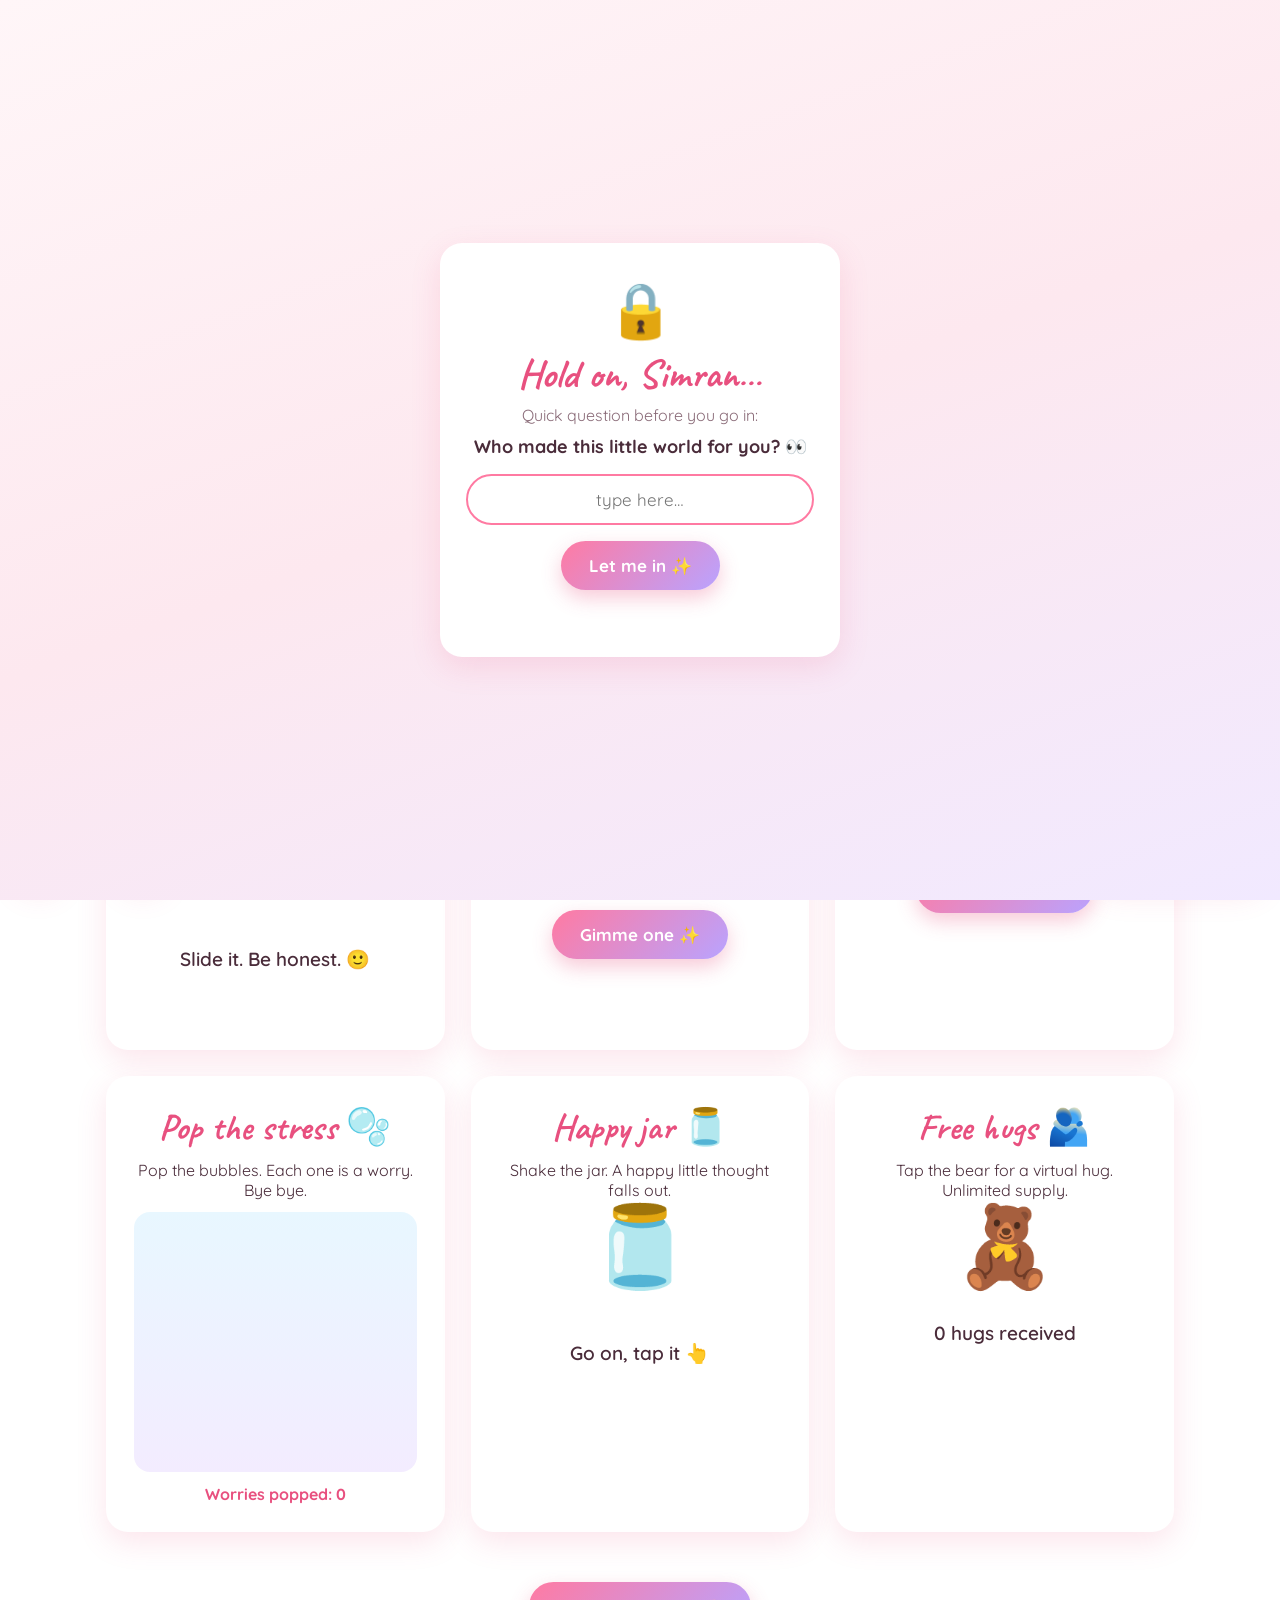
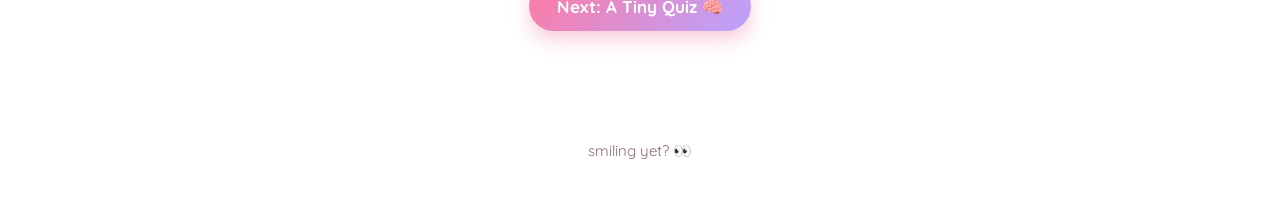
<file: smile.html>
<!DOCTYPE html>
<html lang="en">
<head>
  <meta charset="UTF-8" />
  <meta name="viewport" content="width=device-width, initial-scale=1.0" />
  <link rel="icon" type="image/png" href="images/icon.png" />
  <link rel="apple-touch-icon" href="images/icon.png" />
  <title>Smile Zone</title>
  <link rel="preconnect" href="https://fonts.googleapis.com" />
  <link href="https://fonts.googleapis.com/css2?family=Caveat:wght@500;700&family=Quicksand:wght@400;500;600;700&display=swap" rel="stylesheet" />
  <link rel="stylesheet" href="style.css" />
</head>
<body>
  <nav>
    <a href="index.html" class="logo">for Simran ♡</a>
    <button class="menu-btn" aria-label="Menu">☰</button>
    <ul class="nav-links">
      <li><a href="index.html">Home</a></li>
      <li><a href="reasons.html">Reasons</a></li>
      <li><a href="memories.html">Memories</a></li>
      <li><a href="openwhen.html">Open When</a></li>
      <li><a href="smile.html">Smile Zone</a></li>
      <li><a href="quiz.html">Quiz</a></li>
      <li><a href="gifts.html">Gifts</a></li>
      <li><a href="letter.html">A Letter</a></li>
    </ul>
  </nav>

  <main>
    <div class="page-title">
      <h1>The Smile Zone</h1>
      <p>Warning: side effects may include giggling. 😄</p>
    </div>

    <!-- 🎮 Game corner: each card opens a game full-screen. Edit the lists in the script at the bottom. -->
    <section class="games fade-in">
      <h2>Game corner 🎮</h2>
      <div class="game-cards">
        <button class="game-card" data-game="ride"><span class="gc-emoji">🏍️</span><b>Back seat ride</b><small>Catch the hearts, dodge the potholes</small><em class="gc-best" id="best-ride"></em></button>
        <button class="game-card" data-game="tot"><span class="gc-emoji">🤔</span><b>This or That</b><small>Pick one. No thinking allowed.</small><em class="gc-best" id="best-tot"></em></button>
        <button class="game-card" data-game="puzzle"><span class="gc-emoji">🧩</span><b>Photo puzzle</b><small>Put the pretty face back together</small><em class="gc-best" id="best-puzzle"></em></button>
        <button class="game-card" data-game="scan"><span class="gc-emoji">📸</span><b>Cuteness scanner</b><small>Advanced technology. Very scientific.</small><em class="gc-best" id="best-scan"></em></button>
        <button class="game-card" data-game="wheel"><span class="gc-emoji">🎡</span><b>Spin the date wheel</b><small>Can't decide? Let the wheel plan our day.</small><em class="gc-best" id="best-wheel"></em></button>
      </div>
    </section>

    <div class="smile-grid">
      <div class="box">
        <h2>Mood check 🌡️</h2>
        <p>How are you feeling right now?</p>
        <div class="mood-face" id="face">😐</div>
        <input type="range" min="0" max="4" value="2" class="mood" id="mood" />
        <div class="out" id="moodOut">Slide it. Be honest. 🙂</div>
      </div>

      <div class="box">
        <h2>Compliment machine 💐</h2>
        <div class="out" id="compOut">Press the button. You know you want to.</div>
        <button class="btn" id="compBtn">Gimme one ✨</button>
      </div>

      <div class="box">
        <h2>Terrible jokes 🤡</h2>
        <div class="out" id="jokeOut">Guaranteed to be bad. Or your money back.</div>
        <button class="btn" id="jokeBtn">Tell me one 😂</button>
      </div>

      <div class="box">
        <h2>Pop the stress 🫧</h2>
        <p>Pop the bubbles. Each one is a worry. Bye bye.</p>
        <div class="bubble-area" id="bubbles"></div>
        <p class="score" id="score">Worries popped: 0</p>
      </div>

      <div class="box">
        <h2>Happy jar 🫙</h2>
        <p>Shake the jar. A happy little thought falls out.</p>
        <button class="jar-btn" id="jar" aria-label="Shake the jar">🫙</button>
        <div class="out" id="jarOut">Go on, tap it 👆</div>
      </div>

      <div class="box">
        <h2>Free hugs 🫂</h2>
        <p>Tap the bear for a virtual hug. Unlimited supply.</p>
        <button class="hug-btn" id="hug">🧸</button>
        <div class="out" id="hugOut" style="min-height:50px">0 hugs received</div>
      </div>
    </div>

    <div class="next-link"><a href="quiz.html" class="btn">Next: A Tiny Quiz 🧠</a></div>
  </main>

  <footer>smiling yet? 👀</footer>

  <div id="game" aria-hidden="true">
    <div class="game-box">
      <button class="close-x" id="gameClose" aria-label="Close">×</button>
      <h2 id="gameTitle"></h2>
      <div id="gameBody"></div>
    </div>
  </div>

  <script src="main.js"></script>
  <script src="games.js"></script>
  <script>
    const pick = (arr, last) => { let x; do { x = arr[Math.floor(Math.random() * arr.length)]; } while (arr.length > 1 && x === last); return x; };
    const swap = (el, text) => { el.classList.remove("swap"); void el.offsetWidth; el.textContent = text; el.classList.add("swap"); };

    // Mood
    const faces = ["😢", "😕", "😐", "🙂", "😄"];
    const moodLines = [
      "Aww 🥺 Go open the 'you feel sad' letter. And then text me, okay?",
      "Not great, huh? Pop some bubbles below. It helps. Trust me.",
      "Meh is valid. Let's see if a bad joke can push it up a notch.",
      "Ooh, getting there! That smile looks good on you.",
      "YESSS! This is the Simran we love to see 🎉"
    ];
    const mood = document.getElementById("mood");
    mood.addEventListener("input", () => {
      document.getElementById("face").textContent = faces[mood.value];
      document.getElementById("moodOut").textContent = moodLines[mood.value];
    });

    // Compliments
    const compliments = [
      "You have the kind of smile people remember. 😊",
      "You're the human version of a warm cup of chai on a rainy day. ☕",
      "You're way cooler than you give yourself credit for.",
      "Your vibe? Immaculate. ✨",
      "If you were a vegetable, you'd be a cute-cumber. 🥒",
      "Anyone who has you in their life is lucky. Seriously.",
      "You're stronger than whatever you're going through.",
      "You make people feel comfortable just by being you.",
      "Your laugh deserves its own Spotify playlist. 🎶",
      "You're glowing. Even if you don't feel like it today. 🌟",
      "Plot twist: you're the main character. Always were.",
      "10/10. No notes. 💯"
    ];
    let lastComp;
    document.getElementById("compBtn").addEventListener("click", () => {
      lastComp = pick(compliments, lastComp);
      swap(document.getElementById("compOut"), lastComp);
    });

    // Jokes
    const jokes = [
      "Why don't eggs tell jokes? They'd crack each other up. 🥚",
      "What do you call a fake noodle? An impasta. 🍝",
      "Why did the math book look sad? It had too many problems. 📚",
      "What do you call a sleeping dinosaur? A dino-snore. 🦖",
      "Why can't you trust atoms? They make up everything. ⚛️",
      "What did the ocean say to the beach? Nothing, it just waved. 🌊",
      "Why did the cookie go to the doctor? It felt crummy. 🍪",
      "What's a cat's favourite colour? Purr-ple. 🐱",
      "Why do bees have sticky hair? Because they use honeycombs. 🐝",
      "What did one wall say to the other? I'll meet you at the corner. 🧱",
      "I told my wifi we needed to talk. Now it won't connect with me. 📶"
    ];
    let lastJoke;
    document.getElementById("jokeBtn").addEventListener("click", () => {
      lastJoke = pick(jokes, lastJoke);
      swap(document.getElementById("jokeOut"), lastJoke);
    });

    // Bubbles
    const area = document.getElementById("bubbles");
    let popped = 0;
    const popMsgs = { 10: "10 worries gone! 🎉", 25: "25?! You're a pro now 💪", 50: "50! Stress level: zero 🧘‍♀️" };
    function spawnBubble() {
      const b = document.createElement("div");
      b.className = "bubble";
      const size = 34 + Math.random() * 40;
      b.style.width = b.style.height = size + "px";
      b.style.left = Math.random() * (area.clientWidth - size) + "px";
      b.style.top = area.clientHeight + "px";
      const dur = 4 + Math.random() * 4;
      b.style.animationDuration = dur + "s";
      b.addEventListener("click", (e) => {
        e.stopPropagation();
        if (b.classList.contains("popped")) return;
        b.classList.add("popped");
        popped++;
        document.getElementById("score").textContent = popMsgs[popped] || `Worries popped: ${popped}`;
        setTimeout(() => b.remove(), 250);
      });
      area.appendChild(b);
      setTimeout(() => b.remove(), dur * 1000);
    }
    setInterval(spawnBubble, 650);

    // Happy jar
    // ✏️ Replace these with your own memories and inside jokes. That's what makes it special.
    const jarNotes = [
      "That one time we laughed so hard we couldn't breathe. 😂",
      "Your random 2am voice notes. Never stop. 🎙️",
      "The way you get excited about food. Iconic. 🍕",
      "Remember when everything went wrong and we still had fun? 🌧️",
      "Your terrible singing that's somehow the best singing. 🎤",
      "Every time you said 'I'm fine' and then told me everything anyway. 🤍",
      "Your face when someone says something dumb. Priceless. 🙄",
      "The playlist you made that I still listen to. 🎶",
      "How you always know what to say when someone's down. 💛",
      "Future plan: a trip, good food, zero stress. Loading… ✈️"
    ];
    let lastJar;
    const jar = document.getElementById("jar");
    jar.addEventListener("click", () => {
      jar.classList.remove("shake"); void jar.offsetWidth; jar.classList.add("shake");
      lastJar = pick(jarNotes, lastJar);
      setTimeout(() => swap(document.getElementById("jarOut"), lastJar), 350);
    });

    // Hugs
    let hugs = 0;
    const hugMsgs = ["*squeeze* 🤗", "another one! 🫂", "biggest hug ever 💗", "hug level: bear 🐻", "okay you clearly needed these 🥺", "infinite hugs unlocked ♾️"];
    document.getElementById("hug").addEventListener("click", () => {
      hugs++;
      swap(document.getElementById("hugOut"), `${hugs} hug${hugs > 1 ? "s" : ""} received — ${hugMsgs[Math.min(Math.floor(hugs / 3), hugMsgs.length - 1)]}`);
    });
  </script>
</body>
</html>
</file>
<file: style.css>
/* ---------- Theme ---------- */
:root {
  --bg: #fff6f8;
  --bg2: #fde8ef;
  --card: #ffffff;
  --ink: #4a2c3a;
  --muted: #8a6b78;
  --pink: #ff7aa2;
  --pink-deep: #e8507f;
  --lav: #b9a3ff;
  --peach: #ffc4a8;
  --mint: #a8e6cf;
  --shadow: 0 10px 30px rgba(232, 80, 127, 0.15);
  --radius: 22px;
}

* { box-sizing: border-box; margin: 0; padding: 0; }

html { scroll-behavior: smooth; }

body {
  font-family: "Quicksand", system-ui, sans-serif;
  color: var(--ink);
  background: linear-gradient(160deg, var(--bg) 0%, var(--bg2) 50%, #f1e9ff 100%);
  background-attachment: fixed;
  min-height: 100vh;
  overflow-x: hidden;
}

h1, h2, h3, .script { font-family: "Caveat", cursive; font-weight: 700; }

a { color: inherit; text-decoration: none; }

/* ---------- Floating hearts background ---------- */
#floaties {
  position: fixed; inset: 0; pointer-events: none; z-index: 0; overflow: hidden;
}
.floaty {
  position: absolute; bottom: -40px; opacity: 0.55;
  animation: floatUp linear forwards;
  user-select: none;
}
@keyframes floatUp {
  to { transform: translateY(-115vh) rotate(360deg); opacity: 0; }
}

/* click sparkles */
.spark {
  position: fixed; pointer-events: none; z-index: 999; font-size: 18px;
  animation: spark 0.9s ease-out forwards;
}
@keyframes spark {
  to { transform: translate(var(--dx), var(--dy)) scale(0.3); opacity: 0; }
}

/* ---------- Nav ---------- */
nav {
  position: sticky; top: 0; z-index: 50;
  display: flex; align-items: center; justify-content: space-between;
  padding: 14px 24px;
  background: rgba(255, 246, 248, 0.75);
  backdrop-filter: blur(12px);
  border-bottom: 1px solid rgba(232, 80, 127, 0.12);
}
.logo { font-family: "Caveat", cursive; font-size: 30px; color: var(--pink-deep); }
.nav-links { display: flex; gap: 6px; list-style: none; }
.nav-links a {
  padding: 8px 14px; border-radius: 999px; font-weight: 600; font-size: 15px;
  transition: background 0.25s, color 0.25s;
}
.nav-links a:hover { background: #ffe1ea; }
.nav-links a.active { background: var(--pink); color: #fff; }
.menu-btn { display: none; background: none; border: 0; font-size: 26px; cursor: pointer; color: var(--pink-deep); }

@media (max-width: 820px) {
  .menu-btn { display: block; }
  .nav-links {
    position: absolute; top: 100%; left: 0; right: 0;
    flex-direction: column; padding: 12px 16px 18px;
    background: rgba(255, 246, 248, 0.97);
    box-shadow: var(--shadow);
    display: none;
  }
  .nav-links.open { display: flex; }
}

/* ---------- Layout ---------- */
main { position: relative; z-index: 1; max-width: 1100px; margin: 0 auto; padding: 40px 16px 80px; }

.page-title { text-align: center; margin-bottom: 40px; }
.page-title h1 { font-size: clamp(44px, 8vw, 72px); color: var(--pink-deep); line-height: 1; }
.page-title p { margin-top: 10px; color: var(--muted); font-size: 18px; }

.btn {
  display: inline-block; border: 0; cursor: pointer;
  padding: 14px 28px; border-radius: 999px;
  font-family: inherit; font-weight: 700; font-size: 17px;
  color: #fff; background: linear-gradient(135deg, var(--pink), var(--lav));
  box-shadow: 0 8px 20px rgba(232, 80, 127, 0.3);
  transition: transform 0.2s, box-shadow 0.2s;
}
.btn:hover { transform: translateY(-3px) scale(1.03); box-shadow: 0 12px 26px rgba(232, 80, 127, 0.4); }
.btn:active { transform: scale(0.97); }
.btn.ghost { background: #fff; color: var(--pink-deep); }

.fade-in { opacity: 0; transform: translateY(24px); transition: opacity 0.8s, transform 0.8s; }
.fade-in.show { opacity: 1; transform: none; }

footer {
  position: relative; z-index: 1; text-align: center; padding: 30px 16px 40px;
  color: var(--muted); font-size: 15px;
}
.next-link { margin-top: 50px; text-align: center; }

/* ---------- Home ---------- */
.hero { min-height: 78vh; display: flex; flex-direction: column; align-items: center; justify-content: center; text-align: center; gap: 22px; }
.hero-photo {
  width: 170px; height: 170px; border-radius: 50%; object-fit: cover;
  border: 6px solid #fff; box-shadow: var(--shadow);
  animation: bob 4s ease-in-out infinite;
}
.hero-photo.fallback {
  display: grid; place-items: center; font-size: 80px; background: linear-gradient(135deg, #ffd6e3, #e5dbff);
}
@keyframes bob { 50% { transform: translateY(-10px); } }
.hero h1 { font-size: clamp(60px, 13vw, 120px); color: var(--pink-deep); line-height: 0.9; }
.hero h1 span { display: inline-block; animation: wave 2.4s ease-in-out infinite; transform-origin: 70% 70%; }
@keyframes wave { 0%, 60%, 100% { transform: rotate(0); } 10%, 30% { transform: rotate(14deg); } 20% { transform: rotate(-8deg); } }
.typed { font-size: clamp(18px, 3vw, 24px); min-height: 2.6em; max-width: 620px; color: var(--ink); }
.typed::after { content: "|"; animation: blink 1s infinite; color: var(--pink); }
@keyframes blink { 50% { opacity: 0; } }

.cards { display: grid; grid-template-columns: repeat(auto-fit, minmax(230px, 1fr)); gap: 22px; margin-top: 30px; }
.card {
  background: var(--card); border-radius: var(--radius); padding: 28px 24px;
  box-shadow: var(--shadow); transition: transform 0.3s, box-shadow 0.3s;
  display: block;
}
.card:hover { transform: translateY(-8px) rotate(-1deg); box-shadow: 0 18px 40px rgba(232, 80, 127, 0.25); }
.card .emoji { font-size: 44px; }
.card h3 { font-size: 32px; margin: 8px 0 4px; color: var(--pink-deep); }
.card p { color: var(--muted); }

/* ---------- Reasons (flip cards) ---------- */
.flip-grid { display: grid; grid-template-columns: repeat(auto-fill, minmax(220px, 1fr)); gap: 22px; }
.flip { perspective: 1000px; height: 220px; cursor: pointer; }
.flip-inner { position: relative; width: 100%; height: 100%; transition: transform 0.7s cubic-bezier(.4,1.6,.5,1); transform-style: preserve-3d; }
.flip.flipped .flip-inner { transform: rotateY(180deg); }
.flip-face {
  position: absolute; inset: 0; backface-visibility: hidden; -webkit-backface-visibility: hidden;
  border-radius: var(--radius); box-shadow: var(--shadow);
  display: flex; flex-direction: column; align-items: center; justify-content: center;
  padding: 22px; text-align: center;
}
.flip-front { background: linear-gradient(135deg, #ffd6e3, #e9e0ff); }
.flip-front .num { font-family: "Caveat", cursive; font-size: 64px; color: var(--pink-deep); line-height: 1; }
.flip-front small { color: var(--muted); font-weight: 600; margin-top: 6px; }
.flip-back { background: #fff; transform: rotateY(180deg); font-size: 17px; font-weight: 600; line-height: 1.5; }
.flip-back .emoji { font-size: 34px; margin-bottom: 8px; }
.counter { text-align: center; margin-bottom: 26px; font-weight: 700; color: var(--pink-deep); }

/* ---------- Memories (polaroids) ---------- */
.gallery { columns: 3 260px; column-gap: 26px; }
.polaroid {
  break-inside: avoid; background: #fff; padding: 14px 14px 18px; margin-bottom: 30px;
  box-shadow: var(--shadow); border-radius: 6px; cursor: zoom-in;
  transition: transform 0.35s;
}
.polaroid:nth-child(odd) { transform: rotate(-2deg); }
.polaroid:nth-child(even) { transform: rotate(2deg); }
.polaroid:hover { transform: rotate(0) scale(1.04); z-index: 2; position: relative; }
.polaroid img { width: 100%; display: block; border-radius: 3px; }
.polaroid .ph {
  aspect-ratio: 4 / 5; border-radius: 3px; display: grid; place-items: center; text-align: center;
  background: repeating-linear-gradient(45deg, #ffe4ec, #ffe4ec 12px, #fff0f5 12px, #fff0f5 24px);
  color: var(--muted); font-weight: 600; padding: 12px; font-size: 14px;
}
.polaroid .ph b { display: block; font-size: 40px; }
.polaroid figcaption { font-family: "Caveat", cursive; font-size: 24px; text-align: center; margin-top: 10px; }

.lightbox {
  position: fixed; inset: 0; z-index: 200; background: rgba(40, 15, 28, 0.85);
  display: none; align-items: center; justify-content: center; flex-direction: column; gap: 14px; padding: 20px;
}
.lightbox.open { display: flex; animation: pop 0.3s; }
.lightbox img { max-width: 92vw; max-height: 78vh; border-radius: 10px; border: 8px solid #fff; }
.lightbox p { color: #fff; font-family: "Caveat", cursive; font-size: 30px; text-align: center; }

/* ---------- Open When (envelopes) ---------- */
.env-grid { display: grid; grid-template-columns: repeat(auto-fill, minmax(230px, 1fr)); gap: 28px; }
.envelope {
  position: relative; height: 160px; cursor: pointer; border-radius: 10px;
  background: linear-gradient(160deg, #ffe0ea, #ffcfdd);
  box-shadow: var(--shadow); transition: transform 0.3s;
  display: flex; align-items: flex-end; justify-content: center; padding-bottom: 22px;
  overflow: hidden;
}
.envelope::before {
  content: ""; position: absolute; top: 0; left: 0; right: 0; height: 90px;
  background: linear-gradient(160deg, #ffc2d4, #ffb1c8);
  clip-path: polygon(0 0, 100% 0, 50% 100%);
}
.envelope .seal {
  position: absolute; top: 62px; left: 50%; transform: translateX(-50%);
  width: 46px; height: 46px; border-radius: 50%; background: var(--pink-deep);
  display: grid; place-items: center; font-size: 20px; box-shadow: 0 4px 10px rgba(0,0,0,0.15);
}
.envelope span { position: relative; font-family: "Caveat", cursive; font-size: 26px; color: var(--ink); text-align: center; padding: 0 10px; }
.envelope:hover { transform: translateY(-6px) rotate(-1.5deg); }
.envelope.read { opacity: 0.75; }
.envelope.read .seal { background: var(--lav); }

.modal {
  position: fixed; inset: 0; z-index: 200; background: rgba(40, 15, 28, 0.55);
  display: none; align-items: center; justify-content: center; padding: 16px;
}
.modal.open { display: flex; }
.letter-paper {
  position: relative; max-width: 560px; width: 100%; max-height: 85vh; overflow-y: auto;
  background: #fffdf8; border-radius: 16px; padding: 38px 32px 30px;
  box-shadow: 0 30px 60px rgba(0,0,0,0.25);
  background-image: repeating-linear-gradient(transparent, transparent 33px, #f3dfe6 34px);
  animation: pop 0.4s cubic-bezier(.3,1.6,.5,1);
}
@keyframes pop { from { transform: scale(0.7); opacity: 0; } }
.letter-paper h2 { font-size: 40px; color: var(--pink-deep); margin-bottom: 12px; }
.letter-paper p { font-size: 18px; line-height: 34px; margin-bottom: 14px; }
.close-x {
  position: absolute; top: 12px; right: 14px; border: 0; background: #ffe1ea; color: var(--pink-deep);
  width: 36px; height: 36px; border-radius: 50%; font-size: 20px; cursor: pointer;
}

/* ---------- Smile page ---------- */
.smile-grid { display: grid; grid-template-columns: repeat(auto-fit, minmax(300px, 1fr)); gap: 26px; }
.box { background: var(--card); border-radius: var(--radius); padding: 28px; box-shadow: var(--shadow); text-align: center; }
.box h2 { font-size: 36px; color: var(--pink-deep); margin-bottom: 10px; }
.box .out { min-height: 90px; display: grid; place-items: center; font-size: 19px; font-weight: 600; margin: 14px 0 18px; line-height: 1.5; }
.out.swap { animation: pop 0.35s; }

.mood { width: 100%; accent-color: var(--pink-deep); margin: 16px 0 6px; }
.mood-face { font-size: 72px; transition: transform 0.2s; }

.bubble-area {
  position: relative; height: 260px; border-radius: 16px; overflow: hidden;
  background: linear-gradient(180deg, #e8f7ff, #f3ecff); margin: 12px 0;
}
.bubble {
  position: absolute; border-radius: 50%; cursor: pointer;
  background: radial-gradient(circle at 30% 30%, rgba(255,255,255,0.95), rgba(255,170,200,0.55) 45%, rgba(185,163,255,0.45));
  border: 1px solid rgba(255,255,255,0.8);
  animation: rise linear forwards;
}
@keyframes rise { from { transform: translateY(0); } to { transform: translateY(-340px); } }
.bubble.popped { animation: burst 0.25s forwards; }
@keyframes burst { to { transform: scale(1.8); opacity: 0; } }
.score { font-weight: 700; color: var(--pink-deep); }

.hug-btn { font-size: 80px; background: none; border: 0; cursor: pointer; transition: transform 0.15s; }
.hug-btn:active { transform: scale(0.85); }

/* ---------- Final letter ---------- */
.big-env-wrap { display: flex; flex-direction: column; align-items: center; gap: 24px; margin-top: 20px; }
.big-env {
  position: relative; width: min(380px, 90vw); height: 240px; cursor: pointer;
  background: linear-gradient(160deg, #ffd3e0, #ffbcd0); border-radius: 12px; box-shadow: var(--shadow);
  animation: bob 3s ease-in-out infinite;
}
.big-env::before {
  content: ""; position: absolute; top: 0; left: 0; right: 0; height: 140px; z-index: 2;
  background: linear-gradient(160deg, #ffb1c8, #ff9cb9);
  clip-path: polygon(0 0, 100% 0, 50% 100%);
  transform-origin: top; transition: transform 0.6s;
}
.big-env.open::before { transform: rotateX(180deg); }
.big-env .heart-seal { position: absolute; top: 110px; left: 50%; transform: translateX(-50%); z-index: 3; font-size: 46px; transition: opacity 0.3s; }
.big-env.open .heart-seal { opacity: 0; }
.final-letter { display: none; max-width: 680px; }
.final-letter.show { display: block; animation: pop 0.6s; }
.final-letter .letter-paper { max-height: none; animation: none; }
.sign { font-family: "Caveat", cursive; font-size: 30px; text-align: right; color: var(--pink-deep); }

/* ---------- Mini music player ---------- */
#mini-player {
  position: fixed; bottom: 16px; right: 16px; z-index: 100;
  background: #fff; border-radius: 16px; padding: 8px; box-shadow: var(--shadow);
  width: 216px;
}
.mp-head { display: flex; align-items: center; justify-content: space-between; gap: 8px; padding: 2px 4px 6px; }
.mp-title { font-family: "Caveat", cursive; font-size: 22px; color: var(--pink-deep); white-space: nowrap; overflow: hidden; text-overflow: ellipsis; }
.mp-btn {
  flex: none; width: 34px; height: 34px; border-radius: 50%; border: 0; cursor: pointer;
  background: linear-gradient(135deg, var(--pink), var(--lav)); color: #fff; font-size: 13px; font-weight: 700;
}
#mini-player.playing .mp-btn { animation: pulse 1.6s ease-in-out infinite; }
@keyframes pulse { 50% { transform: scale(1.12); } }
.mp-video { border-radius: 10px; overflow: hidden; line-height: 0; }
.mp-video iframe { display: block; }

@media (prefers-reduced-motion: reduce) {
  *, *::before, *::after { animation-duration: 0.01ms !important; transition-duration: 0.01ms !important; }
}
#mini-player.audio-only { width: auto; padding: 6px 8px 6px 16px; border-radius: 999px; }
#mini-player.audio-only .mp-head { padding: 0; }

/* ---------- Today's note (home) ---------- */
.daily-note {
  max-width: 560px; margin: 0 auto 10px; text-align: center;
  background: #fffdf8; border-radius: var(--radius); padding: 22px 26px; box-shadow: var(--shadow);
  border: 2px dashed #ffc2d4;
}
.daily-note small { display: block; font-weight: 700; color: var(--pink-deep); }
.daily-note small.muted { color: var(--muted); font-weight: 500; font-size: 13px; }
.daily-note p { font-family: "Caveat", cursive; font-size: 28px; line-height: 1.25; margin: 8px 0; }

/* ---------- Text me buttons ---------- */
.next-link { display: flex; flex-wrap: wrap; justify-content: center; gap: 12px; }
.wa-wrap { text-align: center; margin-top: 6px; }

/* ---------- Breathing circle (open when) ---------- */
.breathe { display: flex; flex-direction: column; align-items: center; margin: 6px 0 18px; }
.breathe-circle {
  width: 130px; height: 130px; border-radius: 50%;
  background: radial-gradient(circle at 35% 35%, #fff, #ffc2d4 55%, var(--lav));
  box-shadow: 0 0 40px rgba(185, 163, 255, 0.6);
  transform: scale(0.45); transition: transform 4s ease-in-out;
}
.letter-paper .breathe-text { font-family: "Caveat", cursive; font-size: 30px; color: var(--pink-deep); margin: 10px 0 0 !important; }

/* ---------- Happy jar (smile) ---------- */
.jar-btn { font-size: 80px; background: none; border: 0; cursor: pointer; }
.jar-btn.shake { animation: jarShake 0.4s; }
@keyframes jarShake { 25% { transform: rotate(-14deg); } 50% { transform: rotate(12deg); } 75% { transform: rotate(-8deg); } }

/* ---------- Secret question gate ---------- */
#gate {
  position: fixed; inset: 0; z-index: 1000; padding: 16px;
  display: flex; align-items: center; justify-content: center;
  background: linear-gradient(160deg, var(--bg) 0%, var(--bg2) 50%, #f1e9ff 100%);
  transition: opacity 0.6s;
}
#gate.bye { opacity: 0; pointer-events: none; }
.gate-box {
  width: 100%; max-width: 400px; text-align: center;
  background: #fff; border-radius: var(--radius); padding: 32px 26px; box-shadow: var(--shadow);
}
.gate-box.shake { animation: jarShake 0.4s; }
.gate-lock { font-size: 54px; }
.gate-box h2 { font-size: 40px; color: var(--pink-deep); margin: 6px 0; }
.gate-box p { color: var(--muted); }
.gate-q { color: var(--ink) !important; font-weight: 700; font-size: 18px; margin: 10px 0 16px; }
.gate-box input {
  width: 100%; padding: 13px 18px; border-radius: 999px; border: 2px solid #ffc2d4;
  font-family: inherit; font-size: 17px; text-align: center; outline: none; margin-bottom: 16px; color: var(--ink);
}
.gate-box input:focus { border-color: var(--pink); }
.gate-msg { min-height: 1.4em; margin-top: 12px; font-weight: 600; color: var(--pink-deep) !important; }

/* ---------- Quiz ---------- */
.quiz-box { max-width: 620px; margin: 0 auto; }
.quiz-progress { height: 10px; border-radius: 999px; background: #ffe1ea; overflow: hidden; margin-bottom: 18px; }
.quiz-progress div { height: 100%; width: 0; background: linear-gradient(90deg, var(--pink), var(--lav)); transition: width 0.4s; }
.quiz-q { font-size: 22px; font-weight: 700; margin: 6px 0 18px; line-height: 1.4; }
.quiz-opts { display: grid; gap: 12px; }
.quiz-opt {
  border: 2px solid #ffd0de; background: #fff; color: var(--ink); border-radius: 16px;
  padding: 14px 18px; font-family: inherit; font-size: 17px; font-weight: 600; cursor: pointer; text-align: left;
  transition: transform 0.15s, background 0.2s, border-color 0.2s;
}
.quiz-opt:hover { transform: translateX(4px); border-color: var(--pink); }
.quiz-opt.right { background: #e6f9ef; border-color: var(--mint); }
.quiz-opt.wrong { background: #fff0f3; border-color: #ffb1c8; animation: jarShake 0.4s; }
.quiz-opt:disabled { cursor: default; }
.quiz-big { font-size: 72px; }

/* ---------- Coupons ---------- */
.gift-section { margin-bottom: 60px; }
.gift-section > h2 { font-size: 44px; color: var(--pink-deep); text-align: center; }
.gift-section > p { text-align: center; color: var(--muted); margin-bottom: 24px; }
.coupons { display: grid; grid-template-columns: repeat(auto-fill, minmax(250px, 1fr)); gap: 22px; }
.coupon {
  position: relative; background: #fffdf8; border-radius: 18px; padding: 22px 22px 18px;
  border: 2px dashed #ffb1c8; box-shadow: var(--shadow); text-align: center;
  display: flex; flex-direction: column; gap: 6px; align-items: center;
}
.coupon::before, .coupon::after {
  content: ""; position: absolute; top: 50%; width: 22px; height: 22px; border-radius: 50%;
  background: var(--bg2); transform: translateY(-50%);
}
.coupon::before { left: -12px; } .coupon::after { right: -12px; }
.coupon .emoji { font-size: 40px; }
.coupon h3 { font-size: 28px; color: var(--pink-deep); line-height: 1.1; }
.coupon small { color: var(--muted); }
.coupon .btn { padding: 10px 22px; font-size: 15px; margin-top: 8px; }
.coupon.used { opacity: 0.6; }
.coupon.used .stamp {
  position: absolute; top: 18px; right: 10px; transform: rotate(14deg);
  border: 3px solid var(--pink-deep); color: var(--pink-deep); border-radius: 8px;
  padding: 2px 8px; font-weight: 700; font-size: 13px; letter-spacing: 1px;
}

/* ---------- Scratch card ---------- */
.scratch-wrap {
  position: relative; width: min(380px, 100%); aspect-ratio: 19 / 12; margin: 0 auto;
  border-radius: var(--radius); overflow: hidden; box-shadow: var(--shadow);
}
.scratch-msg {
  position: absolute; inset: 0; display: grid; place-items: center; text-align: center; padding: 22px;
  background: linear-gradient(135deg, #fff, #ffeef4);
  font-family: "Caveat", cursive; font-size: 30px; line-height: 1.2; color: var(--pink-deep);
}
.scratch-wrap canvas { position: absolute; inset: 0; width: 100%; height: 100%; touch-action: none; cursor: grab; transition: opacity 0.6s; }
.scratch-wrap canvas.done { opacity: 0; pointer-events: none; }

/* ---------- The question (soft proposal) ---------- */
.ask { max-width: 620px; margin: 0 auto; text-align: center; }
.ask .letter-paper { max-height: none; text-align: left; }
.ask-q { font-family: "Caveat", cursive; font-size: clamp(34px, 6vw, 46px); color: var(--pink-deep); line-height: 1.15; text-align: center; margin: 18px 0 8px !important; }
.ask-btns { display: flex; flex-direction: column; gap: 12px; align-items: center; margin-top: 22px; }
.ask-btns .btn { min-width: 260px; }
.ask-answer { display: none; }
.ask-answer.show { display: block; animation: pop 0.5s; }
.ask-step { display: none; }
.ask-step.show { display: block; animation: pop 0.5s; }

/* ---------- Heart rain + mouse trail ---------- */
.rain {
  position: fixed; top: -40px; z-index: 300; pointer-events: none;
  animation: rainDown linear forwards;
}
@keyframes rainDown { to { transform: translateY(110vh) rotate(260deg); } }
.trail {
  position: fixed; z-index: 300; pointer-events: none; font-size: 12px;
  transform: translate(-50%, -50%); animation: trail 0.8s ease-out forwards;
}
@keyframes trail { to { transform: translate(-50%, 20px) scale(0.3); opacity: 0; } }

/* ---------- Night mode ---------- */
#sky { position: fixed; inset: 0; z-index: 0; pointer-events: none; opacity: 0; transition: opacity 1s; }
#sky i { position: absolute; border-radius: 50%; background: #fff; animation: twinkle 3s ease-in-out infinite; }
@keyframes twinkle { 50% { opacity: 0.2; } }
#sky .shooting {
  position: absolute; width: 120px; height: 2px; border-radius: 2px;
  background: linear-gradient(90deg, #fff, transparent);
  transform: rotate(-25deg); animation: shoot 1.4s ease-out forwards;
}
@keyframes shoot { from { opacity: 1; translate: 0 0; } to { opacity: 0; translate: -260px 120px; } }

#theme-btn {
  position: fixed; bottom: 16px; left: 16px; z-index: 100;
  width: 46px; height: 46px; border-radius: 50%; border: 0; cursor: pointer;
  background: #fff; box-shadow: var(--shadow); font-size: 22px;
  transition: transform 0.3s;
}
#theme-btn:hover { transform: rotate(-20deg) scale(1.08); }

body.night {
  --bg: #120a24; --bg2: #24123d; --card: #2a1b45;
  --ink: #f7e8f1; --muted: #c4aecb;
  --shadow: 0 10px 30px rgba(0, 0, 0, 0.45);
  background: linear-gradient(170deg, #0d0820 0%, #24123d 55%, #3a1747 100%);
  background-attachment: fixed;
}
body.night #sky { opacity: 1; }
body.night nav { background: rgba(18, 10, 36, 0.75); border-bottom-color: rgba(255, 255, 255, 0.08); }
body.night .logo, body.night .page-title h1, body.night .hero h1, body.night .box h2,
body.night .card h3, body.night .gift-section > h2, body.night .counter, body.night .score { color: #ff9cc0; }
body.night .nav-links a:hover { background: rgba(255, 255, 255, 0.08); }
body.night .flip-back, body.night .quiz-opt { background: var(--card); color: var(--ink); border-color: #4a3166; }
body.night .flip-front { background: linear-gradient(135deg, #4a2550, #2e2457); }
body.night .flip-front .num { color: #ff9cc0; }
body.night #theme-btn { background: var(--card); }
body.night .bubble-area { background: linear-gradient(180deg, #1d2346, #2b1d4a); }
body.night .coupon::before, body.night .coupon::after { background: var(--bg2); }
body.night .daily-note, body.night .letter-paper, body.night .coupon, body.night #mini-player,
body.night .envelope span, body.night .polaroid, body.night .gate-box { color: #4a2c3a; }
body.night .gate-q, body.night .gate-box input { color: #4a2c3a !important; }
body.night .floaty { opacity: 0.35; }
@media (max-width: 820px) { body.night .nav-links { background: rgba(18, 10, 36, 0.97); } }

/* ---------- Memories: arrows + slideshow ---------- */
.lb-nav {
  position: absolute; top: 50%; transform: translateY(-50%);
  width: 48px; height: 48px; border-radius: 50%; border: 0; cursor: pointer;
  background: rgba(255, 255, 255, 0.85); color: var(--pink-deep); font-size: 22px; font-weight: 700;
}
.lb-prev { left: 14px; } .lb-next { right: 14px; }
.lb-close { position: absolute; top: 14px; right: 14px; }
.lightbox img.kb { animation: kenburns 4.5s ease-in-out forwards; }
@keyframes kenburns { from { transform: scale(1); } to { transform: scale(1.08) translateY(-6px); } }
.lightbox img.fadein { animation: pop 0.4s; }
.lb-count { color: rgba(255, 255, 255, 0.7) !important; font-family: "Quicksand", sans-serif !important; font-size: 14px !important; }
.story-btn { text-align: center; margin: -16px 0 30px; }

/* ---------- Letter: lines appear one by one ---------- */
.final-letter.show .letter-paper > * { opacity: 0; animation: lineIn 0.9s ease forwards; }
@keyframes lineIn { from { opacity: 0; transform: translateY(10px); filter: blur(3px); } to { opacity: 1; transform: none; filter: none; } }

/* ---------- Reasons: bonus card ---------- */
.flip.bonus .flip-front { background: linear-gradient(135deg, #ff9cb9, #b9a3ff); }
.flip.bonus .flip-front .num, .flip.bonus .flip-front small { color: #fff; }
.flip.bonus { animation: pop 0.6s cubic-bezier(.3,1.6,.5,1); }

/* ---------- Hidden "I love you" ---------- */
.golden {
  position: fixed; bottom: 16px; left: 68px; z-index: 90; border: 0; background: none; cursor: pointer;
  width: 46px; height: 46px; padding: 0; font-size: 28px; line-height: 46px; text-align: center;
  filter: drop-shadow(0 0 8px gold);
  animation: heartbeat 2.4s ease-in-out infinite;
}
/* small "tap me" tag that floats just above the heart */
.golden small {
  position: absolute; bottom: 100%; left: 50%; transform: translateX(-50%);
  font-family: "Caveat", cursive; font-size: 16px; font-weight: 700; line-height: 1.3; color: #b8860b;
  background: #fff8dc; border-radius: 999px; padding: 0 8px; white-space: nowrap;
}
.secret-heart { cursor: pointer; display: inline-block; animation: heartbeat 1.2s ease-in-out infinite; text-shadow: 0 0 10px rgba(232, 80, 127, 0.6); }
@keyframes heartbeat { 0%, 60%, 100% { transform: scale(1); } 20% { transform: scale(1.35); } 40% { transform: scale(1.1); } }
.tap-hint { display: block; font-size: 18px; color: var(--muted); }

#love {
  position: fixed; inset: 0; z-index: 1100; cursor: pointer; padding: 16px;
  display: flex; flex-direction: column; align-items: center; justify-content: center; text-align: center;
  background: radial-gradient(circle, rgba(55, 10, 38, 0.97), rgba(12, 4, 18, 0.99));
  animation: loveIn 0.6s ease;
  transition: opacity 0.6s;
}
#love.bye { opacity: 0; }
@keyframes loveIn { from { opacity: 0; } }
#love { overflow-y: auto; justify-content: safe center; }
.love-box { max-width: 560px; padding: 40px 0 60px; }
.love-line { color: #ffd6e5; font-size: clamp(17px, 2.6vw, 20px); line-height: 1.6; margin: 0 0 14px; opacity: 0; animation: lineIn 1.1s ease forwards; }
#love h1 { font-size: clamp(54px, 12vw, 110px); color: #ff8fb5; text-shadow: 0 0 30px rgba(255, 120, 170, 0.7); line-height: 1.05; margin: 26px 0; }
#love h1 .love-word { display: inline-block; white-space: nowrap; }
#love h1 .love-word span { display: inline-block; opacity: 0; animation: loveLetter 0.7s ease forwards; }
@keyframes loveLetter { from { opacity: 0; transform: translateY(20px) scale(0.6); filter: blur(6px); } to { opacity: 1; transform: none; filter: none; } }
.love-after { color: #fff; font-weight: 600; }
.love-sign { font-family: "Caveat", cursive; font-size: 32px; color: #ff8fb5; text-align: right; }
#love small { position: fixed; bottom: 20px; color: rgba(255, 255, 255, 0.45); opacity: 0; animation: lineIn 1s ease forwards; }

/* ---------- Little secrets ---------- */
.toast {
  position: fixed; top: 74px; left: 50%; transform: translateX(-50%); z-index: 950;
  max-width: calc(100vw - 32px); width: max-content;
  background: #fff; color: var(--pink-deep); border-radius: 999px; padding: 10px 20px;
  box-shadow: var(--shadow); font-weight: 700; font-size: 15px; text-align: center;
  animation: toastIn 0.5s cubic-bezier(.3,1.6,.5,1);
  transition: opacity 0.5s, transform 0.5s;
}
.toast.bye { opacity: 0; transform: translate(-50%, -16px); }
@keyframes toastIn { from { opacity: 0; transform: translate(-50%, -20px); } }
@media (max-width: 500px) { .toast { border-radius: 18px; } }

.logo { -webkit-touch-callout: none; user-select: none; -webkit-user-select: none; }
.logo-heart { display: inline-block; transition: transform 0.3s; }
.logo.held .logo-heart { animation: heartbeat 0.6s ease-in-out 2; color: #ff3d7f; }

/* ---------- UI polish ---------- */
/* Smooth fade between pages (newer Chrome / Safari; others just load normally) */
@view-transition { navigation: auto; }
::view-transition-old(root), ::view-transition-new(root) { animation-duration: 0.35s; }
nav { view-transition-name: topnav; }

::selection { background: #ffc2d4; color: #4a2c3a; }
html { scrollbar-color: #ff9cb9 transparent; }
::-webkit-scrollbar { width: 10px; }
::-webkit-scrollbar-thumb { background: linear-gradient(var(--pink), var(--lav)); border-radius: 999px; }
::-webkit-scrollbar-track { background: transparent; }

#scroll-bar {
  position: fixed; top: 0; left: 0; height: 3px; width: 0; z-index: 60;
  background: linear-gradient(90deg, var(--pink), var(--lav), var(--peach));
  box-shadow: 0 0 10px rgba(255, 122, 162, 0.6);
}

/* Shimmer on buttons */
.btn { position: relative; overflow: hidden; }
.btn::after {
  content: ""; position: absolute; top: 0; left: -60%; width: 40%; height: 100%;
  background: linear-gradient(100deg, transparent, rgba(255, 255, 255, 0.45), transparent);
  transform: skewX(-20deg); animation: shimmer 4s ease-in-out infinite; pointer-events: none;
}
.btn.ghost::after { background: linear-gradient(100deg, transparent, rgba(255, 122, 162, 0.18), transparent); }
@keyframes shimmer { 0%, 70% { left: -60%; } 100% { left: 130%; } }

/* Spinning gradient ring around her photo */
.photo-ring {
  position: relative; border-radius: 50%; padding: 6px;
  animation: bob 4s ease-in-out infinite;
}
.photo-ring::before {
  content: ""; position: absolute; inset: 0; border-radius: 50%;
  background: conic-gradient(var(--pink), var(--lav), var(--peach), var(--mint), var(--pink));
  animation: spin 6s linear infinite; filter: blur(0.5px);
}
.photo-ring::after {
  content: ""; position: absolute; inset: -10px; border-radius: 50%; z-index: -1;
  background: conic-gradient(var(--pink), var(--lav), var(--peach), var(--pink));
  filter: blur(18px); opacity: 0.55; animation: spin 6s linear infinite;
}
.photo-ring .hero-photo { position: relative; animation: none; display: block; }
@keyframes spin { to { transform: rotate(360deg); } }

/* Home: explored progress + seen ticks */
.explored { max-width: 360px; margin: 26px auto 0; text-align: center; font-weight: 700; color: var(--pink-deep); font-size: 15px; }
body.night .explored { color: #ff9cc0; }
.explored-bar { height: 8px; border-radius: 999px; background: rgba(255, 122, 162, 0.18); margin-top: 8px; overflow: hidden; }
.explored-bar div { height: 100%; border-radius: 999px; background: linear-gradient(90deg, var(--pink), var(--lav)); transition: width 1s ease; }
.card { position: relative; transition: transform 0.25s ease, box-shadow 0.3s; }
.card::before {
  content: ""; position: absolute; inset: 0; border-radius: inherit; pointer-events: none; opacity: 0; transition: opacity 0.3s;
  background: radial-gradient(circle at var(--mx, 50%) var(--my, 50%), rgba(255, 122, 162, 0.18), transparent 60%);
}
.card:hover::before { opacity: 1; }
.card.seen::after {
  content: "✓ seen"; position: absolute; top: 14px; right: 14px;
  font-size: 12px; font-weight: 700; color: #fff; padding: 3px 9px; border-radius: 999px;
  background: linear-gradient(135deg, var(--pink), var(--lav));
}

/* Phone menu slides in instead of popping */
@media (max-width: 820px) {
  .nav-links {
    display: flex; opacity: 0; visibility: hidden; transform: translateY(-10px);
    transition: opacity 0.25s, transform 0.25s, visibility 0.25s;
    backdrop-filter: blur(14px);
  }
  .nav-links.open { opacity: 1; visibility: visible; transform: none; }
  .nav-links a { padding: 12px 16px; }
  .menu-btn { width: 40px; text-align: center; transition: transform 0.25s; }
}

/* ---------- Memories: written moments ---------- */
.moments { max-width: 640px; margin: 0 auto 50px; display: grid; gap: 28px; }
.moment .letter-paper { max-height: none; animation: none; transform: rotate(-0.6deg); }
.moment:nth-child(even) .letter-paper { transform: rotate(0.6deg); }
.moment-date {
  display: inline-block; font-size: 13px; font-weight: 700; letter-spacing: 0.4px;
  color: #fff; background: linear-gradient(135deg, var(--pink), var(--lav));
  padding: 4px 12px; border-radius: 999px; margin-bottom: 10px;
}

/* ---------- Sit with me (Open When) ---------- */
#sit { position: fixed; inset: 0; z-index: 800; display: flex; flex-direction: column; align-items: center; justify-content: center; gap: 26px; padding: 24px; text-align: center; background: radial-gradient(circle at center, #3a2440 0%, #1a1020 75%); opacity: 0; pointer-events: none; transition: opacity 1.2s ease; }
#sit.open { opacity: 1; pointer-events: auto; }
.sit-heart { font-size: 64px; filter: drop-shadow(0 0 24px rgba(255,255,255,0.45)); animation: sitBreath 14s ease-in-out infinite; }
@keyframes sitBreath { 0%, 100% { transform: scale(0.8); } 28%, 57% { transform: scale(1.25); } }
.sit-line { font-family: "Caveat", cursive; font-size: 32px; line-height: 1.3; color: #fbe9f1; max-width: 460px; min-height: 84px; margin: 0; opacity: 0; transform: translateY(8px); transition: opacity 0.9s ease, transform 0.9s ease; }
.sit-line.show { opacity: 1; transform: none; }
#sit .btn.ghost { color: #fbe9f1; border-color: rgba(251,233,241,0.5); background: transparent; }
.sit-btns { display: flex; flex-wrap: wrap; gap: 12px; justify-content: center; }
body:has(#sit.open) .toast { display: none; }

/* ---------- Miss you button 💭 ---------- */
.miss-btn {
  position: fixed; bottom: 16px; left: 120px; z-index: 90;
  width: 46px; height: 46px; border-radius: 50%; border: 0; cursor: pointer; padding: 0;
  background: #fff; box-shadow: var(--shadow); font-size: 22px; transition: transform 0.3s;
}
.miss-btn:hover { transform: scale(1.08) rotate(6deg); }
body.night .miss-btn { background: var(--card); }
.miss-pop {
  position: fixed; bottom: 74px; left: 16px; z-index: 95; width: min(280px, calc(100vw - 32px));
  background: #fff; color: #4a2c3a; border-radius: 18px; padding: 16px 16px 14px; box-shadow: var(--shadow); text-align: center;
  opacity: 0; transform: translateY(10px) scale(0.96); transform-origin: bottom left; pointer-events: none;
  transition: opacity 0.3s, transform 0.3s cubic-bezier(.3,1.6,.5,1);
}
.miss-pop.open { opacity: 1; transform: none; pointer-events: auto; }
.miss-pop p { font-family: "Caveat", cursive; font-size: 24px; line-height: 1.25; margin: 0 0 12px; color: var(--pink-deep); }
.miss-pop .btn { padding: 8px 18px; font-size: 14px; }
body.stage-mode .miss-btn, body.stage-mode .miss-pop { display: none !important; }

/* ---------- Bucket list (memories) ---------- */
.bucket { max-width: 640px; margin: 0 auto 50px; background: var(--card, #fff); border-radius: 22px; padding: 26px 22px; box-shadow: var(--shadow); text-align: center; }
.bucket h2 { font-family: "Caveat", cursive; font-size: 34px; color: var(--pink-deep); margin: 0 0 4px; }
.bucket > p { color: var(--muted); margin: 0 0 10px; }
.bucket-count { display: inline-block; font-size: 13px; font-weight: 700; color: #fff; background: linear-gradient(135deg, var(--pink), var(--lav)); padding: 4px 12px; border-radius: 999px; margin-bottom: 16px; }
.bucket-list { list-style: none; padding: 0; margin: 0; display: grid; gap: 10px; text-align: left; }
.bucket-item { display: flex; align-items: center; gap: 12px; flex-wrap: wrap; padding: 12px 14px; border-radius: 14px; background: rgba(255, 156, 185, 0.1); transition: background 0.3s; }
.bucket-check { flex: none; width: 26px; height: 26px; border-radius: 50%; border: 2px solid var(--pink); background: transparent; color: #fff; font-weight: 700; cursor: pointer; padding: 0; line-height: 22px; transition: background 0.2s, transform 0.2s; }
.bucket-check:active { transform: scale(0.85); }
.bucket-emoji { font-size: 22px; flex: none; }
.bucket-text { flex: 1; min-width: 150px; font-weight: 600; }
.bucket-go { margin-left: auto; font-size: 13px; font-weight: 700; color: var(--pink-deep); text-decoration: none; white-space: nowrap; }
.bucket-item.done { background: rgba(185, 163, 255, 0.12); }
.bucket-item.done .bucket-check { background: linear-gradient(135deg, var(--pink), var(--lav)); border-color: transparent; }
.bucket-item.done .bucket-text { text-decoration: line-through; text-decoration-color: var(--pink); opacity: 0.6; }

/* Home: the last typed line */
.typed.typed-love { white-space: pre-line; line-height: 1.25; font-family: "Caveat", cursive; font-size: 30px; font-weight: 700; color: var(--pink-deep); text-shadow: 0 0 18px rgba(255, 156, 185, 0.45); animation: loveGlow 2.8s ease-in-out infinite; }
@keyframes loveGlow { 0%, 100% { transform: scale(1); } 50% { transform: scale(1.04); } }
body.night .typed.typed-love { color: #ffb3cc; }

/* ---------- Memories page layout ---------- */
.mem-head { text-align: center; margin: 10px auto 22px; max-width: 600px; }
.mem-head span { display: inline-grid; place-items: center; width: 52px; height: 52px; border-radius: 50%; font-size: 24px; background: var(--card); box-shadow: var(--shadow); margin-bottom: 8px; }
.mem-head h2 { font-family: "Caveat", cursive; font-size: 40px; color: var(--pink-deep); margin: 0; line-height: 1.1; }
.mem-head p { color: var(--muted); margin: 4px 0 0; }
.moments, .bucket { max-width: 600px; }
.moments { margin-bottom: 70px; }
.moment .letter-paper { max-width: none; padding: 34px 30px 26px; }
.story-btn { margin-bottom: 26px; }
.gallery + .mem-head { margin-top: 70px; }
.bucket { margin-bottom: 40px; }
.bucket-item { display: grid; grid-template-columns: 26px 26px 1fr auto; align-items: center; gap: 12px; }
.bucket-go { margin: 0; padding: 6px 12px; border-radius: 999px; background: var(--card); box-shadow: 0 2px 8px rgba(232, 80, 127, 0.12); }
@media (max-width: 560px) {
  .moment .letter-paper { padding: 28px 20px 22px; }
  .bucket { padding: 22px 14px; }
  .bucket-item { grid-template-columns: 26px 24px 1fr; gap: 10px; row-gap: 8px; }
  .bucket-go { grid-column: 3; justify-self: start; }
  .mem-head h2 { font-size: 34px; }
}

/* Moments as cards that open into a letter */
.moment > .letter-paper { display: none; }
.moments { grid-template-columns: repeat(auto-fit, minmax(240px, 1fr)); gap: 18px; }
.moment-card {
  display: block; width: 100%; text-align: left; cursor: pointer; font: inherit; color: var(--ink);
  background: #fffdf8; background-image: repeating-linear-gradient(transparent, transparent 29px, #f3dfe6 30px);
  border: 0; border-radius: 18px; padding: 20px 20px 18px; box-shadow: var(--shadow);
  transform: rotate(-1deg); transition: transform 0.3s, box-shadow 0.3s;
}
.moment:nth-child(even) .moment-card { transform: rotate(1deg); }
.moment-card:hover { transform: rotate(0) translateY(-4px); }
.moment-card h3 { font-family: "Caveat", cursive; font-size: 30px; color: var(--pink-deep); margin: 2px 0 6px; line-height: 1.15; }
.moment-card p { margin: 0 0 14px; color: #6b4a5a; font-size: 15px; display: -webkit-box; -webkit-line-clamp: 2; -webkit-box-orient: vertical; overflow: hidden; }
.moment-open { display: inline-block; font-weight: 700; font-size: 14px; color: #fff; background: linear-gradient(135deg, var(--pink), var(--lav)); padding: 6px 14px; border-radius: 999px; }
.moment.read .moment-open::after { content: " · read ✓"; }
body.night .moment-card { color: #4a2c3a; }
#momentModal .letter-paper .moment-date { margin-top: 6px; }

/* Memories v3: compact top cards, bucket in a popup, 2-column photos on phones */
.page-title + .moments { margin-top: 6px; }
.moments { max-width: 760px; margin-bottom: 44px; align-items: stretch; }
.moment { display: flex; }
.moment .moment-card { display: flex; flex-direction: column; align-items: flex-start; }
.moment .moment-card .moment-open { margin-top: auto; }
.bucket-card { background-color: #fdf6ff; }
#bucketModal .letter-paper { max-width: 600px; text-align: left; box-shadow: 0 30px 60px rgba(0,0,0,0.25); }
#bucketModal h2 { font-family: "Caveat", cursive; font-size: 34px; color: var(--pink-deep); margin: 8px 0 4px; }
#bucketModal .bucket-sub { color: var(--muted); margin: 0 0 10px; font-size: 15px; }
#bucketModal .bucket-item { background: rgba(255, 156, 185, 0.12); color: #4a2c3a; }
#bucketModal .bucket-go { background: #fff; }
.story-btn { margin-bottom: 26px; }
@media (max-width: 560px) {
  .moments { grid-template-columns: 1fr; gap: 14px; }
  .moment-card { padding: 16px 16px 14px; }
  .moment-card h3 { font-size: 26px; }
  .gallery { columns: 2; column-gap: 12px; }
  .polaroid { padding: 7px 7px 10px; margin-bottom: 14px; }
  .polaroid figcaption { font-size: 16px; margin-top: 6px; line-height: 1.2; }
  #bucketModal .letter-paper { padding: 30px 16px 20px; }
}

/* Gallery v2: JS masonry columns (stable on iPhone), images keep their space */
.gallery { columns: auto; display: flex; gap: 26px; align-items: flex-start; }
.gallery-col { flex: 1; min-width: 0; display: flex; flex-direction: column; }
.polaroid { position: relative; -webkit-tap-highlight-color: transparent; will-change: auto; }
.polaroid img { width: 100%; height: auto; background: #f6e8ee; }
.polaroid:hover { position: relative; }
.gallery-col .polaroid:nth-child(odd) { transform: rotate(-1.6deg); }
.gallery-col .polaroid:nth-child(even) { transform: rotate(1.6deg); }
.gallery-col:nth-child(even) .polaroid:nth-child(odd) { transform: rotate(1.6deg); }
.gallery-col:nth-child(even) .polaroid:nth-child(even) { transform: rotate(-1.6deg); }
@media (hover: hover) {
  .gallery-col .polaroid:hover { transform: rotate(0) scale(1.03); z-index: 2; }
}
@media (hover: none) {
  .gallery-col .polaroid:active { transform: scale(0.98); }
}
@media (max-width: 560px) {
  .gallery { gap: 12px; }
}

/* ---------- Game corner (Smile Zone) ---------- */
.games { max-width: 900px; margin: 0 auto 34px; text-align: center; }
.games > h2 { font-size: 38px; color: var(--pink-deep); margin-bottom: 14px; }
.game-cards { display: grid; grid-template-columns: repeat(3, 1fr); gap: 16px; }
.game-card {
  position: relative; display: flex; flex-direction: column; align-items: center; gap: 4px;
  border: 0; cursor: pointer; font: inherit; color: var(--ink); padding: 20px 14px 18px; border-radius: var(--radius);
  background: var(--card); box-shadow: var(--shadow); transition: transform 0.25s;
}
.game-card:hover { transform: translateY(-4px) rotate(-1deg); }
.game-card:active { transform: scale(0.97); }
.gc-emoji { font-size: 40px; line-height: 1.1; margin-bottom: 4px; }
.game-card b { font-size: 17px; }
.game-card small { color: var(--muted); font-size: 13px; line-height: 1.35; }
.gc-best { font-style: normal; font-size: 12px; font-weight: 700; color: var(--pink-deep); min-height: 1em; margin-top: 4px; }
@media (max-width: 640px) {
  .game-cards { grid-template-columns: 1fr; gap: 10px; }
  .game-card { flex-direction: row; flex-wrap: wrap; text-align: left; padding: 14px 16px; column-gap: 12px; align-items: center; }
  .gc-emoji { font-size: 32px; margin: 0; grid-row: span 2; }
  .game-card b, .game-card small { flex: 1 1 60%; }
  .game-card small { order: 3; flex-basis: 100%; padding-left: 44px; }
  .gc-best { position: absolute; top: 12px; right: 14px; margin: 0; }
}

#game {
  position: fixed; inset: 0; z-index: 250; display: none; align-items: center; justify-content: center;
  padding: 12px; background: rgba(40, 15, 28, 0.6); backdrop-filter: blur(4px);
}
#game.open { display: flex; }
body:has(#game.open) .toast { display: none; }
.game-box {
  position: relative; width: 100%; max-width: 460px; max-height: calc(100dvh - 24px); overflow-y: auto;
  background: #fffaf6; color: #4a2c3a; border-radius: 22px; padding: 22px 18px 20px; text-align: center;
  box-shadow: 0 30px 60px rgba(0,0,0,0.3);
}
.game-box h2 { font-family: "Caveat", cursive; font-size: 34px; color: var(--pink-deep); margin: 0 30px 4px; }
.game-sub { color: #8a6878; font-size: 14px; margin: 0 0 12px; }
.game-btns { display: flex; flex-wrap: wrap; gap: 10px; justify-content: center; margin-top: 14px; }
.game-btns .btn { padding: 10px 18px; font-size: 14px; }
.game-box .btn.ghost { color: var(--pink-deep); }

/* ride */
.ride-hud { display: flex; justify-content: space-between; font-weight: 700; color: var(--pink-deep); margin: 0 4px 8px; }
.ride-wrap { position: relative; border-radius: 16px; overflow: hidden; background: linear-gradient(#9b8bb4, #6d6185); }
#rideCanvas { display: block; width: 100%; height: min(58dvh, 440px); touch-action: none; cursor: grab; }
.ride-msg { position: absolute; inset: 0; display: grid; place-items: center; background: rgba(255, 250, 246, 0.55); padding: 16px; }
.ride-end { background: #fffaf6; border-radius: 18px; padding: 18px 16px; box-shadow: var(--shadow); }
.ride-end .big { font-family: "Caveat", cursive; font-size: 46px; color: var(--pink-deep); line-height: 1; }
.ride-end p { margin: 8px 0 0; font-weight: 600; }

/* this or that */
.tot { display: grid; gap: 10px; margin: 6px 0; }
.tot-opt {
  border: 2px solid #ffd0de; background: #fff; color: #4a2c3a; font: inherit; font-size: 20px; font-weight: 700;
  padding: 22px 14px; border-radius: 18px; cursor: pointer; transition: transform 0.2s, background 0.2s, border-color 0.2s;
}
.tot-opt:hover { border-color: var(--pink); }
.tot-opt.picked { background: linear-gradient(135deg, var(--pink), var(--lav)); color: #fff; border-color: transparent; transform: scale(1.03); }
.tot-opt:disabled:not(.picked) { opacity: 0.45; }
.tot-or { font-family: "Caveat", cursive; font-size: 26px; color: var(--muted); }
.tot-react { font-weight: 700; color: var(--pink-deep); min-height: 1.4em; margin: 10px 0 0; }
.tot-list { list-style: none; padding: 0; margin: 0 0 8px; display: flex; flex-wrap: wrap; gap: 8px; justify-content: center; }
.tot-list li { background: #ffe9f0; border-radius: 999px; padding: 6px 12px; font-weight: 600; font-size: 14px; }
.tot-end { font-family: "Caveat", cursive; font-size: 24px; color: var(--pink-deep); margin: 10px 0 0; }

/* puzzle */
.puzzle { display: grid; gap: 3px; margin: 0 auto; background: #f3dfe6; border-radius: 12px; overflow: hidden; padding: 3px; }
.puzzle .piece { border: 0; padding: 0; cursor: pointer; border-radius: 4px; background-repeat: no-repeat; transition: transform 0.15s, box-shadow 0.15s; }
.puzzle .piece.sel { transform: scale(0.92); box-shadow: 0 0 0 3px var(--pink-deep); }
.puzzle.solved { gap: 0; padding: 0; transition: gap 0.4s; }
.puzzle.solved .piece { border-radius: 0; cursor: default; }
.puzzle-done { min-height: 1.4em; margin-top: 12px; font-weight: 600; color: var(--pink-deep); line-height: 1.5; }

/* 5 game cards */
.game-cards { grid-template-columns: repeat(auto-fit, minmax(220px, 1fr)); }

/* cuteness scanner */
.scan-frame { position: relative; width: min(100%, 300px); aspect-ratio: 3/4; margin: 0 auto; border-radius: 18px; overflow: hidden; background: #2a1b2f; }
.scan-frame video, .scan-frame img { width: 100%; height: 100%; object-fit: cover; display: block; }
.scan-frame video { transform: scaleX(-1); }
.scan-frame .c { position: absolute; width: 34px; height: 34px; border: 3px solid #7dffb2; }
.scan-frame .tl { top: 14px; left: 14px; border-right: 0; border-bottom: 0; border-radius: 8px 0 0 0; }
.scan-frame .tr { top: 14px; right: 14px; border-left: 0; border-bottom: 0; border-radius: 0 8px 0 0; }
.scan-frame .bl { bottom: 14px; left: 14px; border-right: 0; border-top: 0; border-radius: 0 0 0 8px; }
.scan-frame .br { bottom: 14px; right: 14px; border-left: 0; border-top: 0; border-radius: 0 0 8px 0; }
.scan-line { position: absolute; left: 0; right: 0; height: 3px; top: 0; background: #7dffb2; box-shadow: 0 0 14px 4px rgba(125, 255, 178, 0.7); opacity: 0; }
.scan-frame.scanning .scan-line { opacity: 1; animation: scanMove 1.6s ease-in-out infinite alternate; }
@keyframes scanMove { from { top: 4%; } to { top: 94%; } }
.scan-error { position: absolute; inset: 0; display: grid; place-content: center; text-align: center; color: #fff; font-weight: 800; font-size: 34px; letter-spacing: 1px; background: rgba(232, 40, 90, 0.55); opacity: 0; pointer-events: none; }
.scan-error small { font-size: 14px; letter-spacing: 2px; }
.scan-frame.broke { animation: glitch 0.5s steps(2) 3; }
.scan-frame.broke .c { border-color: #ff4d7d; }
.scan-frame.broke .scan-error { opacity: 1; transition: opacity 0.3s 0.3s; }
@keyframes glitch { 0% { transform: translate(0); filter: none; } 25% { transform: translate(-6px, 2px); filter: hue-rotate(90deg); } 50% { transform: translate(5px, -3px); } 75% { transform: translate(-3px, 4px); filter: saturate(3); } 100% { transform: translate(0); } }
.scan-meter { width: min(100%, 300px); height: 10px; margin: 12px auto 0; border-radius: 99px; background: #f3dfe6; overflow: hidden; }
.scan-meter div { height: 100%; width: 0; background: linear-gradient(90deg, #7dffb2, var(--pink)); }
.scan-meter div.over { background: #ff3d6e; animation: blink 0.3s infinite; }
.scan-status { font-weight: 700; color: var(--pink-deep); min-height: 1.4em; margin: 8px 0 0; }
.scan-report { list-style: none; padding: 0; margin: 10px auto 0; max-width: 300px; text-align: left; }
.scan-report li { display: flex; justify-content: space-between; gap: 10px; padding: 6px 2px; border-bottom: 1px dashed #f0c9d6; font-size: 14px; }
.scan-report b { color: var(--pink-deep); text-align: right; }

/* date wheel */
.wheel-wrap { position: relative; width: min(100%, 320px); margin: 6px auto 0; }
#wheelCv { width: 100%; height: auto; display: block; border-radius: 50%; box-shadow: 0 10px 30px rgba(232, 80, 127, 0.25); cursor: pointer; }
.wheel-pin { position: absolute; top: -14px; left: 50%; transform: translateX(-50%); z-index: 2; font-size: 30px; color: var(--pink-deep); text-shadow: 0 2px 4px rgba(0,0,0,0.2); line-height: 1; }
.wheel-hub { position: absolute; top: 50%; left: 50%; transform: translate(-50%, -50%); width: 66px; height: 66px; border-radius: 50%; border: 4px solid #fff; cursor: pointer;
  background: linear-gradient(135deg, var(--pink), var(--lav)); color: #fff; font: inherit; font-weight: 800; font-size: 14px; box-shadow: 0 4px 14px rgba(0,0,0,0.2); }
.wheel-out { min-height: 2em; margin-top: 14px; }
.wheel-out .big { font-family: "Caveat", cursive; font-size: 38px; color: var(--pink-deep); line-height: 1.1; }
.wheel-out p { margin: 4px 0 0; font-weight: 600; }

/* ---------- Our constellation ---------- */
.sky-card { background-color: #2a1b45 !important; background-image: radial-gradient(circle at 20% 30%, rgba(255,255,255,0.7) 0 1px, transparent 2px), radial-gradient(circle at 70% 20%, rgba(255,255,255,0.6) 0 1px, transparent 2px), radial-gradient(circle at 85% 70%, rgba(255,255,255,0.5) 0 1px, transparent 2px), radial-gradient(circle at 40% 80%, rgba(255,255,255,0.6) 0 1px, transparent 2px) !important; color: #f3e8ff !important; }
.sky-card h3 { color: #ffd1e1 !important; }
.sky-card p { color: #d9c9f0 !important; }
#constellation {
  position: fixed; inset: 0; z-index: 260; display: none; flex-direction: column; align-items: center;
  background: radial-gradient(ellipse at 50% 40%, #2b1c4d 0%, #120a24 70%, #07040f 100%); color: #fbe9f1; padding: 16px 16px 24px;
}
#constellation.open { display: flex; }
body:has(#constellation.open) .toast { display: none; }
.sky-x { position: absolute; top: 14px; right: 14px; background: rgba(255,255,255,0.12) !important; color: #fff !important; z-index: 2; }
.sky-top { text-align: center; margin-top: 10px; }
.sky-top h2 { font-family: "Caveat", cursive; font-size: 40px; color: #ffd1e1; margin: 0; }
.sky-top p { margin: 2px 0 0; color: #c9b8e8; font-weight: 600; min-height: 1.4em; }
.sky-top .btn.ghost { color: #fbe9f1; border-color: rgba(251,233,241,0.5); background: transparent; padding: 8px 16px; font-size: 14px; margin-top: 6px; }
#skySvg { flex: 1; width: 100%; max-width: 560px; min-height: 0; overflow: visible; }
#constellation .dust { fill: #fff; opacity: 0.5; animation: twinkle 3.5s ease-in-out infinite; }
@keyframes twinkle { 50% { opacity: 0.1; } }
#constellation .star { cursor: pointer; }
#constellation .star .hit { fill: transparent; }
#constellation .star .core { fill: #fff6c9; transform-box: fill-box; transform-origin: center; animation: starPulse 2.4s ease-in-out infinite; animation-delay: var(--d); }
@keyframes starPulse { 0%, 100% { transform: scale(1); opacity: 0.75; } 50% { transform: scale(1.5); opacity: 1; } }
#constellation .star.lit .core { fill: #ffc2d8; animation: starLit 0.6s ease-out forwards; }
@keyframes starLit { 0% { transform: scale(3); } 100% { transform: scale(1.6); opacity: 1; } }
#skyLinks line { stroke: rgba(255, 209, 225, 0.85); stroke-width: 0.45; stroke-linecap: round; transition: stroke-dashoffset 0.9s ease; filter: drop-shadow(0 0 1px #ff9cb9); }
#constellation.done #skyLinks line { stroke: #ff9cb9; stroke-width: 0.7; }
#constellation.done #skySvg { animation: heartBeatSky 1.6s ease-in-out infinite; }
@keyframes heartBeatSky { 0%, 60%, 100% { transform: scale(1); } 20% { transform: scale(1.04); } 40% { transform: scale(1.015); } }
.sky-line { font-family: "Caveat", cursive; font-size: 28px; line-height: 1.3; text-align: center; max-width: 480px; min-height: 2.8em; opacity: 0; transform: translateY(8px); transition: opacity 0.5s, transform 0.5s; }
.sky-line.show { opacity: 1; transform: none; }
#constellation.done .sky-line { color: #ffd1e1; font-size: 31px; }
#constellation .sky-heart { fill: rgba(255, 156, 185, 0.08); stroke: #ff9cb9; stroke-width: 0.9; stroke-linecap: round; filter: drop-shadow(0 0 2px #ff6f9f); transition: stroke-dashoffset 2.2s ease-in-out; }
#constellation.done #skyLinks line { stroke: rgba(255, 209, 225, 0.25) !important; stroke-width: 0.35 !important; transition: stroke 1.5s; }
.moment-card .moment-date { white-space: nowrap; font-size: 12px; }

/* ---------- 🎂 Birthday ---------- */
#bday {
  position: fixed; inset: 0; z-index: 900; display: none; overflow-y: auto; overflow-x: hidden;
  background: radial-gradient(circle at 50% 20%, #fff0f6 0%, #ffd3e2 45%, #e4d4ff 100%); color: #4a2c3a;
  padding: 24px 16px 40px;
}
#bday.open { display: block; }
body:has(#bday.open) .toast { display: none; }
.bday-x { position: fixed; z-index: 3; }
.bday-confetti { position: fixed; inset: 0; pointer-events: none; overflow: hidden; }
.bday-confetti i { position: absolute; top: -20px; width: 8px; height: 14px; border-radius: 2px; opacity: 0.85; animation: confettiFall linear infinite; }
@keyframes confettiFall { to { top: 105%; transform: rotate(720deg) translateX(40px); } }
.bday-stage { position: relative; z-index: 1; min-height: calc(100dvh - 64px); display: flex; flex-direction: column; align-items: center; justify-content: center; text-align: center; gap: 10px; }
.bday-tag { display: inline-block; font-size: 13px; font-weight: 700; color: #fff; background: linear-gradient(135deg, var(--pink), var(--lav)); padding: 5px 14px; border-radius: 999px; }
.bday-stage h1 { font-family: "Caveat", cursive; font-size: clamp(48px, 12vw, 84px); line-height: 1; color: var(--pink-deep); margin: 6px 0 0; text-shadow: 0 4px 20px rgba(255, 120, 160, 0.35); animation: pop 0.8s cubic-bezier(.3,1.6,.5,1); }
.bday-stage .nw { white-space: nowrap; }
.bday-sub { font-size: 18px; font-weight: 600; margin: 0 0 18px; color: #7a4d62; }
#bday .big-env { margin-top: 6px; }
.bday-hint { color: #8a6878; font-weight: 600; font-size: 14px; margin: 14px 0 0; }
#bday.reading .bday-stage { display: none; }
.bday-letter { display: none; position: relative; z-index: 1; max-width: 640px; margin: 30px auto 0; }
#bday.reading .bday-letter { display: block; animation: pop 0.6s; }
.bday-letter .letter-paper { max-height: none; animation: none; color: #4a2c3a; }
.bday-letter .letter-paper > p { opacity: 0; animation: lineIn 0.9s ease forwards; }
.bday-letter .letter-paper > p:first-child { font-family: "Caveat", cursive; font-size: 34px; color: var(--pink-deep); line-height: 1.2; }
.bday-banner {
  border: 0; cursor: pointer; font: inherit; font-weight: 700; font-size: 15px; color: #fff; margin-bottom: 18px;
  background: linear-gradient(135deg, var(--pink), var(--lav)); padding: 10px 18px; border-radius: 999px; box-shadow: var(--shadow);
  animation: heartbeat 2.4s ease-in-out infinite;
}
.bday-card { background-color: #fff3f8 !important; }

/* 🎂 cake + candles */
.bday-stage { justify-content: flex-start; padding-top: 10px; }
.bday-sub { margin-bottom: 6px; }
.cake { position: relative; width: 230px; margin: 64px auto 0; }
.candles { position: absolute; bottom: 100%; left: 0; right: 0; display: flex; justify-content: center; gap: 26px; margin-bottom: -6px; z-index: 2; }
.candle { position: relative; width: 44px; height: 58px; cursor: pointer; display: grid; place-items: center; border-radius: 10px 10px 4px 4px;
  background: repeating-linear-gradient(135deg, #ff9cb9 0 8px, #ffd3e0 8px 16px); box-shadow: inset 0 -4px 0 rgba(0,0,0,0.06); }
.candle:nth-child(2) { background: repeating-linear-gradient(135deg, #b9a3ff 0 8px, #e4dbff 8px 16px); }
.candle span { font-family: "Caveat", cursive; font-weight: 700; font-size: 34px; color: #fff; text-shadow: 0 2px 4px rgba(150, 50, 90, 0.5); line-height: 1; }
.candle::before { content: ""; position: absolute; bottom: 100%; left: 50%; width: 2px; height: 9px; background: #5a3a3a; transform: translateX(-50%); }
.flame { position: absolute; bottom: calc(100% + 6px); left: 50%; width: 16px; height: 28px; margin-left: -8px; border-radius: 50% 50% 50% 50% / 60% 60% 40% 40%;
  background: radial-gradient(ellipse at 50% 75%, #fff 0 18%, #ffe066 35%, #ff9a3c 70%, rgba(255, 120, 40, 0) 72%);
  box-shadow: 0 0 22px 8px rgba(255, 190, 80, 0.55); transform-origin: 50% 90%; animation: flicker 0.18s ease-in-out infinite alternate; transition: opacity 0.25s, transform 0.25s; }
@keyframes flicker { from { transform: rotate(-3deg) scaleY(1); } to { transform: rotate(3deg) scaleY(1.08); } }
.candle.out .flame { opacity: 0; transform: scaleY(0.2); animation: none; }
.smoke { position: absolute; bottom: calc(100% + 10px); left: 50%; width: 10px; height: 10px; margin-left: -5px; border-radius: 50%; background: rgba(160, 150, 160, 0.6); opacity: 0; pointer-events: none; }
.candle.out .smoke { animation: smokeUp 1.6s ease-out forwards; }
@keyframes smokeUp { 0% { opacity: 0.8; transform: translateY(0) scale(1); } 100% { opacity: 0; transform: translateY(-50px) translateX(10px) scale(3); } }
.tier { position: relative; margin: 0 auto; border-radius: 14px 14px 8px 8px; }
.tier.top { width: 170px; height: 62px; background: linear-gradient(#fff6fa, #ffe1ec); z-index: 1; }
.tier.bottom { width: 230px; height: 80px; margin-top: -4px; background: linear-gradient(#ffc2d6, #ff9cb9); }
.drip { position: absolute; top: 0; left: 0; right: 0; height: 22px; border-radius: 14px 14px 0 0;
  background: radial-gradient(circle at 10% 100%, transparent 0 0, #fff 0) top / 100% 12px no-repeat,
    radial-gradient(circle 9px at 50% 0, #fff 98%, transparent) 0 8px / 26px 18px repeat-x; }
.tier.top .drip { background: radial-gradient(circle at 10% 100%, transparent 0 0, #ff9cb9 0) top / 100% 12px no-repeat, radial-gradient(circle 9px at 50% 0, #ff9cb9 98%, transparent) 0 8px / 26px 18px repeat-x; }
.sprinkles { position: absolute; inset: 30px 14px 10px; background:
  radial-gradient(circle, #b9a3ff 2px, transparent 2.5px) 0 0 / 26px 20px,
  radial-gradient(circle, #ffd36e 2px, transparent 2.5px) 13px 10px / 26px 20px; opacity: 0.9; }
.plate { width: 270px; height: 14px; margin: -2px auto 0; border-radius: 50%; background: #fff; box-shadow: 0 8px 18px rgba(200, 90, 130, 0.25); position: relative; left: -20px; }
.bday-wish { font-family: "Caveat", cursive; font-size: 27px; line-height: 1.25; color: #7a4d62; margin: 18px 0 0; min-height: 2.5em; }
.bday-wish.done { color: var(--pink-deep); animation: pop 0.6s cubic-bezier(.3,1.6,.5,1); }
#bday .game-btns { margin-top: 8px; }
#bday .btn.ghost { color: var(--pink-deep); }
.bday-env-wrap { display: none; flex-direction: column; align-items: center; margin-top: 26px; }
.bday-env-wrap.show { display: flex; animation: pop 0.7s cubic-bezier(.3,1.6,.5,1); }
.moment[hidden] { display: none !important; }
.moments { grid-template-columns: repeat(auto-fit, minmax(300px, 1fr)); }

/* 🎂 Birthday countdown (home, before 30 Nov) */
.bday-count {
  display: inline-flex; flex-direction: column; align-items: center; gap: 2px; margin-bottom: 18px; cursor: pointer;
  border: 2px dashed rgba(232, 80, 127, 0.45); background: rgba(255, 255, 255, 0.7); color: var(--ink); font: inherit;
  padding: 10px 22px; border-radius: 18px; box-shadow: var(--shadow); backdrop-filter: blur(4px);
}
.bday-count small { font-size: 12px; font-weight: 700; color: var(--muted); letter-spacing: 0.3px; }
.bday-count b { font-size: 24px; color: var(--pink-deep); font-variant-numeric: tabular-nums; letter-spacing: 0.5px; }
.bday-count.shake { animation: glitch 0.4s steps(2) 1; }
body.night .bday-count { background: rgba(42, 27, 69, 0.75); border-color: rgba(255, 156, 185, 0.5); }
.bday-letter .letter-paper b { color: var(--pink-deep); font-family: "Caveat", cursive; font-size: 1.45em; font-weight: 700; }

/* 🎉 Birthday party mode (30 Nov) */
.party-hat {
  position: absolute; top: -46px; left: 50%; width: 62px; height: 74px; z-index: 3; margin-left: -6px;
  transform: rotate(14deg); transform-origin: 50% 100%; pointer-events: none;
  background: repeating-linear-gradient(135deg, #ff9cb9 0 10px, #fff 10px 16px, #b9a3ff 16px 26px, #fff 26px 32px);
  clip-path: polygon(50% 0, 100% 100%, 0 100%); filter: drop-shadow(0 4px 6px rgba(0,0,0,0.15));
  animation: hatWiggle 3s ease-in-out infinite;
}
@keyframes hatWiggle { 0%, 100% { transform: rotate(14deg); } 50% { transform: rotate(8deg); } }
body.bday-mode .photo-ring { overflow: visible; }
body.bday-mode .photo-ring::after { background: conic-gradient(#ffd36e, var(--pink), var(--lav), #8fe3c8, #ffd36e); opacity: 0.7; }
body.bday-mode nav .logo { background: linear-gradient(90deg, var(--pink-deep), #b07cff, var(--pink-deep)); -webkit-background-clip: text; background-clip: text; color: transparent; }
body.bday-mode::before {
  content: ""; position: fixed; inset: 0; z-index: -1; pointer-events: none; opacity: 0.5;
  background:
    radial-gradient(circle, #ffd36e 2px, transparent 2.5px) 0 0 / 90px 90px,
    radial-gradient(circle, #b9a3ff 2px, transparent 2.5px) 45px 30px / 90px 90px,
    radial-gradient(circle, #8fe3c8 2px, transparent 2.5px) 20px 60px / 90px 90px;
}

/* ✨ Wish jar */
.wish-jar { margin: 26px auto 0; max-width: 520px; text-align: center; background: rgba(255,255,255,0.75); border-radius: 22px; padding: 22px 18px; box-shadow: var(--shadow); }
.wish-jar h3 { font-family: "Caveat", cursive; font-size: 32px; color: var(--pink-deep); margin: 6px 0 4px; }
.wish-jar p { margin: 0 0 12px; color: #7a4d62; font-size: 15px; line-height: 1.5; }
.wish-jar textarea { width: 100%; border: 2px solid #ffd0de; border-radius: 14px; padding: 12px 14px; font: inherit; font-size: 16px; color: #4a2c3a; background: #fffdf8; resize: vertical; margin-bottom: 12px; outline: none; }
.wish-jar textarea:focus { border-color: var(--pink); }
.wish-jar textarea.shake { animation: glitch 0.4s steps(2) 1; border-color: var(--pink-deep); }
.wish-done { font-weight: 700; color: var(--pink-deep) !important; min-height: 1.3em; margin: 12px 0 0 !important; }
.jar { position: relative; width: 70px; height: 86px; margin: 0 auto; }
.jar-lid { position: absolute; top: 0; left: 10px; right: 10px; height: 12px; border-radius: 4px; background: linear-gradient(#d9a76a, #b98447); }
.jar-glass { position: absolute; top: 10px; left: 0; right: 0; bottom: 0; border-radius: 14px 14px 18px 18px; background: rgba(230, 240, 255, 0.55); border: 2px solid rgba(180, 190, 220, 0.8); overflow: hidden; }
.jar-glass i { position: absolute; bottom: 8px; width: 10px; height: 10px; border-radius: 50%; background: #ffd36e; box-shadow: 0 0 10px #ffd36e; animation: twinkle 2s ease-in-out infinite; }
.jar-glass i:nth-child(1) { left: 12px; } .jar-glass i:nth-child(2) { left: 30px; bottom: 22px; background: #ff9cb9; box-shadow: 0 0 10px #ff9cb9; animation-delay: .6s; } .jar-glass i:nth-child(3) { left: 46px; animation-delay: 1.2s; }
.wish-paper { position: absolute; top: -40px; left: 50%; font-size: 22px; transform: translateX(-50%); opacity: 0; }
.wish-jar.dropped .wish-paper { animation: wishDrop 1s ease-in forwards; }
@keyframes wishDrop { 0% { opacity: 1; top: -60px; } 70% { opacity: 1; top: 40px; } 100% { opacity: 0; top: 50px; } }
.wish-jar.dropped .jar { animation: jarShake 0.5s 0.8s ease-in-out; }
@keyframes jarShake { 25% { transform: rotate(-6deg); } 75% { transform: rotate(6deg); } }

/* Open When: keep the seal above the label, even for two-line labels */
.envelope { height: 178px; padding-bottom: 16px; }
.envelope::before { height: 74px; }
.envelope .seal { top: 50px; width: 42px; height: 42px; font-size: 18px; }
.envelope span { font-size: 23px; line-height: 1.15; min-height: 2.3em; display: flex; align-items: center; }
@media (max-width: 560px) {
  .env-grid { grid-template-columns: 1fr 1fr; gap: 12px; }
  .envelope { height: 148px; padding: 0 4px 12px; }
  .envelope::before { height: 60px; }
  .envelope .seal { top: 38px; width: 36px; height: 36px; font-size: 16px; }
  .envelope span { font-size: 18px; padding: 0 4px; }
}
</file>
